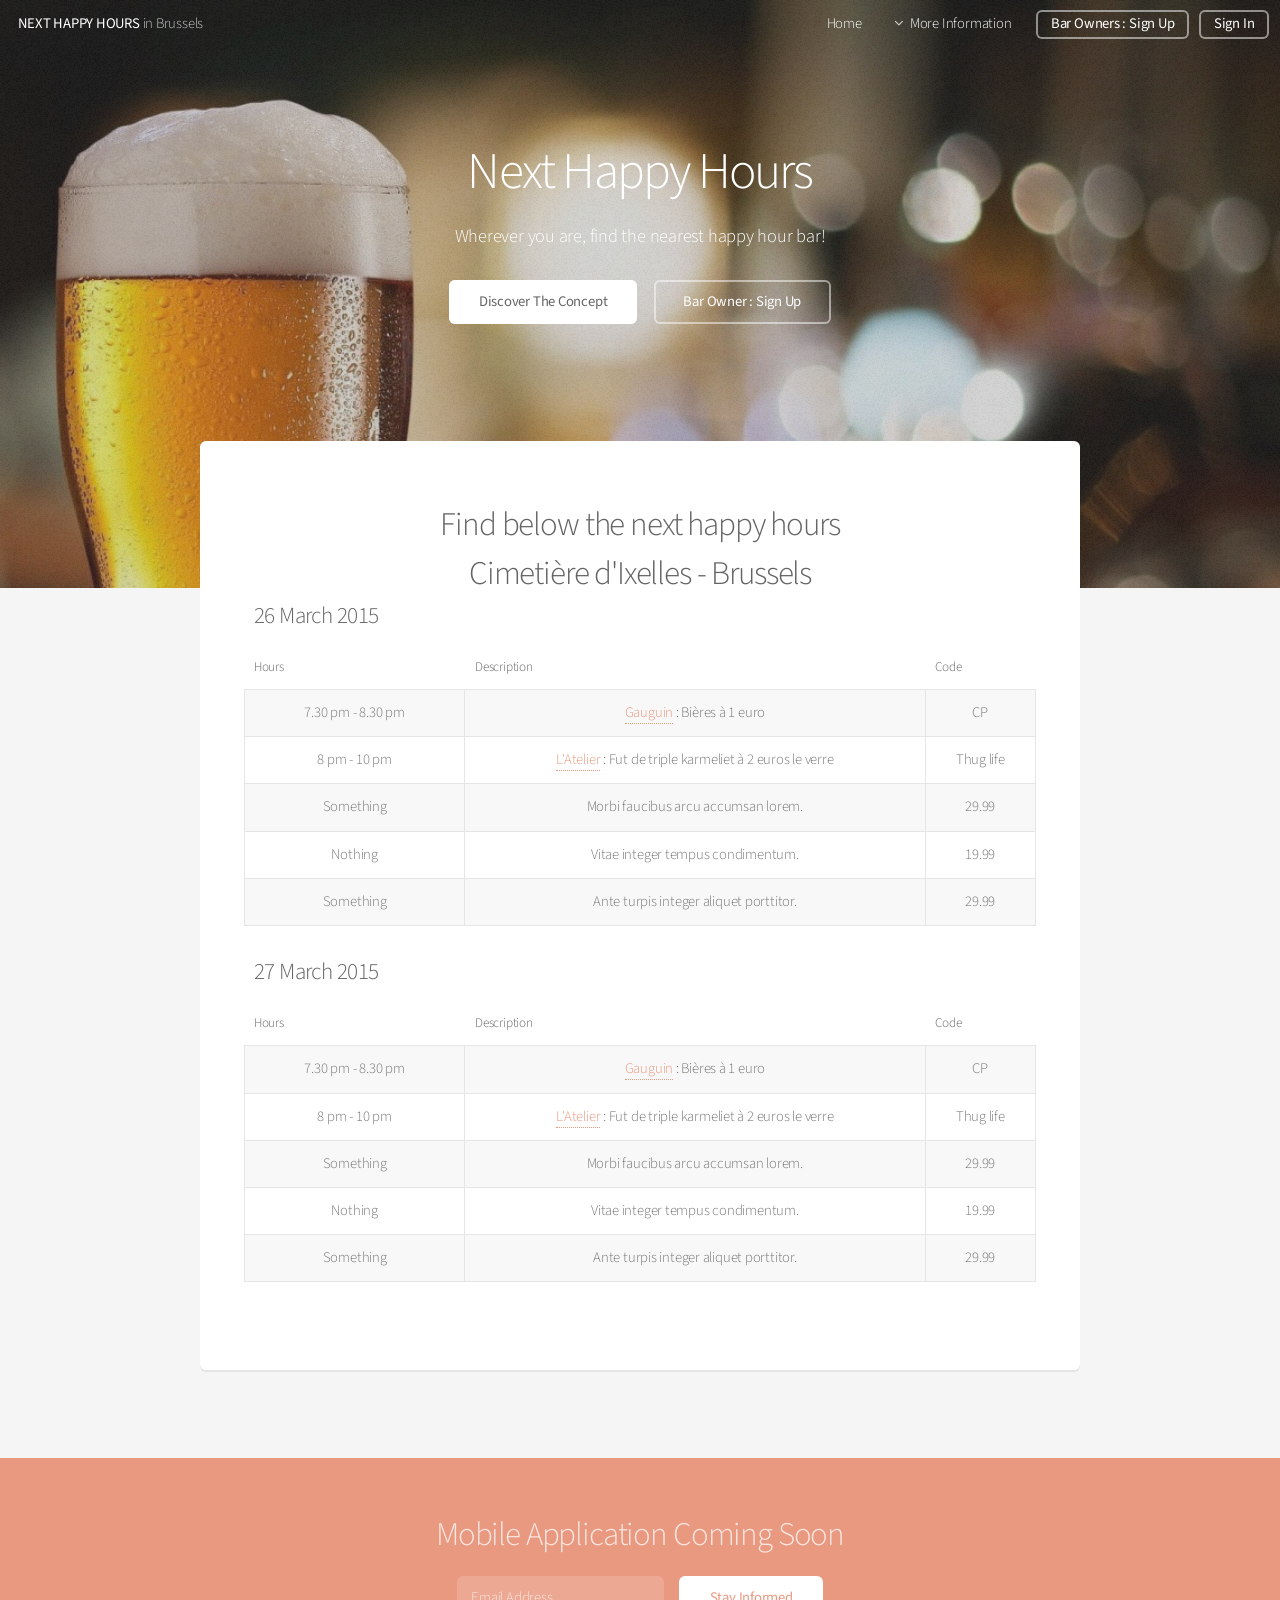
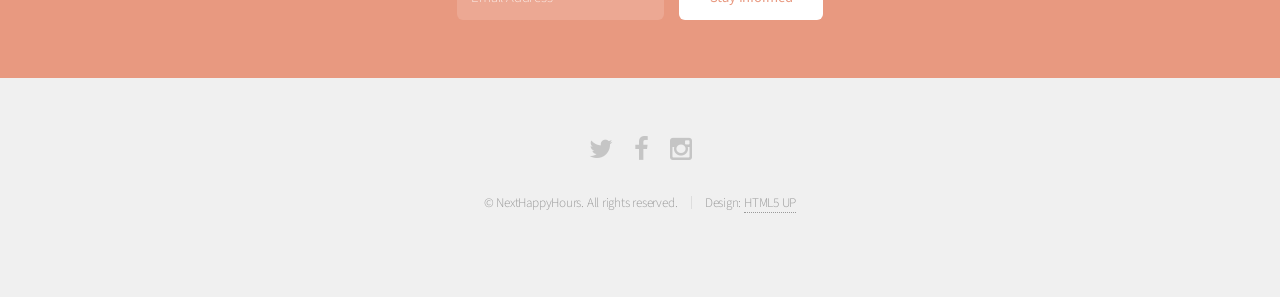
<file: index.html>
<!DOCTYPE HTML>
<!--
	Alpha by HTML5 UP
	html5up.net | @n33co
	Free for personal and commercial use under the CCA 3.0 license (html5up.net/license)
-->
<html>
	<head>
		<title>Next Happy Hours</title>
		<meta http-equiv="content-type" content="text/html; charset=utf-8" />
		<meta name="description" content="" />
		<meta name="keywords" content="" />
		<!--[if lte IE 8]><script src="css/ie/html5shiv.js"></script><![endif]-->
		<script src="js/jquery.min.js"></script>
		<script src="js/jquery.dropotron.min.js"></script>
		<script src="js/jquery.scrollgress.min.js"></script>
		<script src="js/skel.min.js"></script>
		<script src="js/skel-layers.min.js"></script>
		<script src="js/init.js"></script>
		<noscript>
			<link rel="stylesheet" href="css/skel.css" />
			<link rel="stylesheet" href="css/style.css" />
			<link rel="stylesheet" href="css/style-wide.css" />
		</noscript>
		<!--[if lte IE 8]><link rel="stylesheet" href="css/ie/v8.css" /><![endif]-->
	</head>
	<body class="landing">

		<!-- Header -->
			<header id="header" class="alt">
				<h1><a href="index.html">NEXT HAPPY HOURS</a> in Brussels </h1>
				<nav id="nav">
					<ul>
						<li><a href="index.html">Home</a></li>
						<li>
							<a href="" class="icon fa-angle-down">More Information</a>
							<ul>
								<li><a href="nexthh.html">The Concept</a></li>
								<li><a href="about.html">About Us</a></li>
								<li><a href="contact.html">Contact</a></li>
								<!--<li><a href="elements.html">coucou</a></li>-->
							</ul>
						</li>
						<li><a href="SignupPage.html" class="button">Bar Owners : Sign Up</a></li>
						<li><a href="login.html" class="button">Sign In</a></li>

					</ul>
				</nav>
			</header>

		<!-- Banner -->
			<section id="banner">
				<h2>Next Happy Hours</h2>
				<p>Wherever you are, find the nearest happy hour bar!</p>
				<ul class="actions">
					<li><a href="nexthh.html" class="button special"> Discover The Concept</a></li>
					<li><a href="SignupPage.html" class="button">Bar Owner : Sign Up</a></li>
				</ul>
			</section>

		<!-- Main -->
			<section id="main" class="container">

				<section class="box special">
					<header class="major">
						<h2>Find below the next happy hours 
						<br />
						Cimetière d'Ixelles - Brussels</h2>

						
								<div class="table-wrapper">
									<table class="alt">
										<thead>
											<tr>
												<th><h3>26 March 2015</h3></th>
												<td colspan="2"></td> <!-- Dis qu'il y a des colonnes vides -->
											</tr>
										</thead>
										<thead>
											<tr>
												<th>Hours</th>
												<th>Description</th>
												<th>Code</th>
											</tr>
										</thead>
										<tbody>
											<tr>
												<td>7.30 pm - 8.30 pm</td>
												<td><a href="Gauguin.html">Gauguin</a> : Bières à 1 euro</td>
												<td>CP</td>
											</tr>
											<tr>
												<td>8 pm - 10 pm</td>
												<td><a href="Atelier.html">L'Atelier</a> : Fut de triple karmeliet à 2 euros le verre</td>
												<td>Thug life</td>
											</tr>
											<tr>
												<td>Something</td>
												<td> Morbi faucibus arcu accumsan lorem.</td>
												<td>29.99</td>
											</tr>
											<tr>
												<td>Nothing</td>
												<td>Vitae integer tempus condimentum.</td>
												<td>19.99</td>
											</tr>
											<tr>
												<td>Something</td>
												<td>Ante turpis integer aliquet porttitor.</td>
												<td>29.99</td>
											</tr>
										</tbody>
										<!-- <tfoot>
											<tr>
												<td colspan="2"></td>
												<td>100.00</td>
											</tr>
										</tfoot> -->
									</table>
								</div>

								<div class="table-wrapper">
									<table class="alt">
										<thead>
											<tr>
												<th><h3>27 March 2015</h3></th>
												<td colspan="2"></td> <!-- Dis qu'il y a des colonnes vides -->
											</tr>
										</thead>
										<thead>
											<tr>
												<th>Hours</th>
												<th>Description</th>
												<th>Code</th>
											</tr>
										</thead>
										<tbody>
											<tr>
												<td>7.30 pm - 8.30 pm</td>
												<td><a href="Gauguin.html">Gauguin</a> : Bières à 1 euro</td>
												<td>CP</td>
											</tr>
											<tr>
												<td>8 pm - 10 pm</td>
												<td><a href="Atelier.html">L'Atelier</a> : Fut de triple karmeliet à 2 euros le verre</td>
												<td>Thug life</td>
											</tr>
											<tr>
												<td>Something</td>
												<td> Morbi faucibus arcu accumsan lorem.</td>
												<td>29.99</td>
											</tr>
											<tr>
												<td>Nothing</td>
												<td>Vitae integer tempus condimentum.</td>
												<td>19.99</td>
											</tr>
											<tr>
												<td>Something</td>
												<td>Ante turpis integer aliquet porttitor.</td>
												<td>29.99</td>
											</tr>
										</tbody>
										<!-- <tfoot>
											<tr>
												<td colspan="2"></td>
												<td>100.00</td>
											</tr>
										</tfoot> -->
									</table>
								</div>





<!-- 						<p>Blandit varius ut praesent nascetur eu penatibus nisi risus faucibus nunc ornare<br />
						adipiscing nunc adipiscing. Condimentum turpis massa.</p> -->
					</header>
					<!-- <span class="image featured"><img src="images/pic01.jpg" alt="" /></span> -->
				</section>

				<!-- <section class="box special features">
					<div class="features-row">
						<section>
							<span class="icon major fa-map-marker accent2"></span>
							<h3>Magna etiam</h3>
							<p>Integer volutpat ante et accumsan commophasellus sed aliquam feugiat lorem aliquet ut enim rutrum phasellus iaculis accumsan dolore magna aliquam veroeros.</p>
						</section>
						<section>
							<span class="icon major fa-users accent3"></span>
							<h3>Ipsum dolor</h3>
							<p>Integer volutpat ante et accumsan commophasellus sed aliquam feugiat lorem aliquet ut enim rutrum phasellus iaculis accumsan dolore magna aliquam veroeros.</p>
						</section>
					</div>
					<div class="features-row">
						<section>
							<span class="icon major fa-beer accent4"></span>
							<h3>Sed feugiat</h3>
							<p>Integer volutpat ante et accumsan commophasellus sed aliquam feugiat lorem aliquet ut enim rutrum phasellus iaculis accumsan dolore magna aliquam veroeros.</p>
						</section>
						<section>
							<span class="icon major fa-smile-o accent5"></span>
							<h3>Enim phasellus</h3>
							<p>Integer volutpat ante et accumsan commophasellus sed aliquam feugiat lorem aliquet ut enim rutrum phasellus iaculis accumsan dolore magna aliquam veroeros.</p>
						</section>
					</div>
				</section>

				<div class="row">
					<div class="6u 12u(narrower)">

						<section class="box special">
							<span class="image featured"><img src="images/pic02.jpg" alt="" /></span>
							<h3>Sed lorem adipiscing</h3>
							<p>Integer volutpat ante et accumsan commophasellus sed aliquam feugiat lorem aliquet ut enim rutrum phasellus iaculis accumsan dolore magna aliquam veroeros.</p>
							<ul class="actions">
								<li><a href="#" class="button alt">Learn More</a></li>
							</ul>
						</section>

					</div>
					<div class="6u 12u(narrower)">

						<section class="box special">
							<span class="image featured"><img src="images/pic03.jpg" alt="" /></span>
							<h3>Accumsan integer</h3>
							<p>Integer volutpat ante et accumsan commophasellus sed aliquam feugiat lorem aliquet ut enim rutrum phasellus iaculis accumsan dolore magna aliquam veroeros.</p>
							<ul class="actions">
								<li><a href="#" class="button alt">Learn More</a></li>
							</ul>
						</section> 

					</div>-->
				</div>

			</section>

		<!-- CTA -->
			<section id="cta">

				<h2>Mobile Application Coming Soon </h2> 
				<!-- <p>Blandit varius ut praesent nascetur eu penatibus nisi risus faucibus nunc.</p> -->

				<form>
					<div class="row uniform 50%">
						<div class="7u 12u(mobilep)">
							<input type="email" name="email" id="email" placeholder="Email Address" />
						</div>
						<div class="5u 12u(mobilep)">
							<input type="submit" value="Stay Informed" class="fit" />
						</div>
					</div>
				</form>

			</section>

		<!-- Footer -->
			<footer id="footer">
				<ul class="icons">
					<li><a href="#" class="icon fa-twitter"><span class="label">Twitter</span></a></li>
					<li><a href="#" class="icon fa-facebook"><span class="label">Facebook</span></a></li>
					<li><a href="#" class="icon fa-instagram"><span class="label">Instagram</span></a></li>
					
				</ul>
				<ul class="copyright">
					<li>&copy; NextHappyHours. All rights reserved.</li><li>Design: <a href="http://html5up.net">HTML5 UP</a></li>
				</ul>
			</footer>

	</body>
</html>







						<!-- <li id="loginContainer"><a class="login" id="loginButton" href="#"><span><i>Login</i></span></i></a>
							 <div class="clear"> </div>
				                <div id="loginBox">                
				                    <form id="loginForm">
				                        <fieldset id="body">
				                            <fieldset>
				                                <label for="email">Email Address</label>
				                                <input type="text" name="email" id="email" />
				                            </fieldset>
				                            <fieldset>
				                                <label for="password">Password</label>
				                                <input type="password" name="password" id="password" />
				                            </fieldset>
				                            <label class="remeber" for="checkbox"><input type="checkbox" id="checkbox" />Remember me</label>
				                            <input type="submit" id="login" value="login" />
				                        </fieldset>
				                        <span><a href="#">Forgot your password?</a></span>
				                    </form>
				                </div>
				            
						</li> -->
</file>
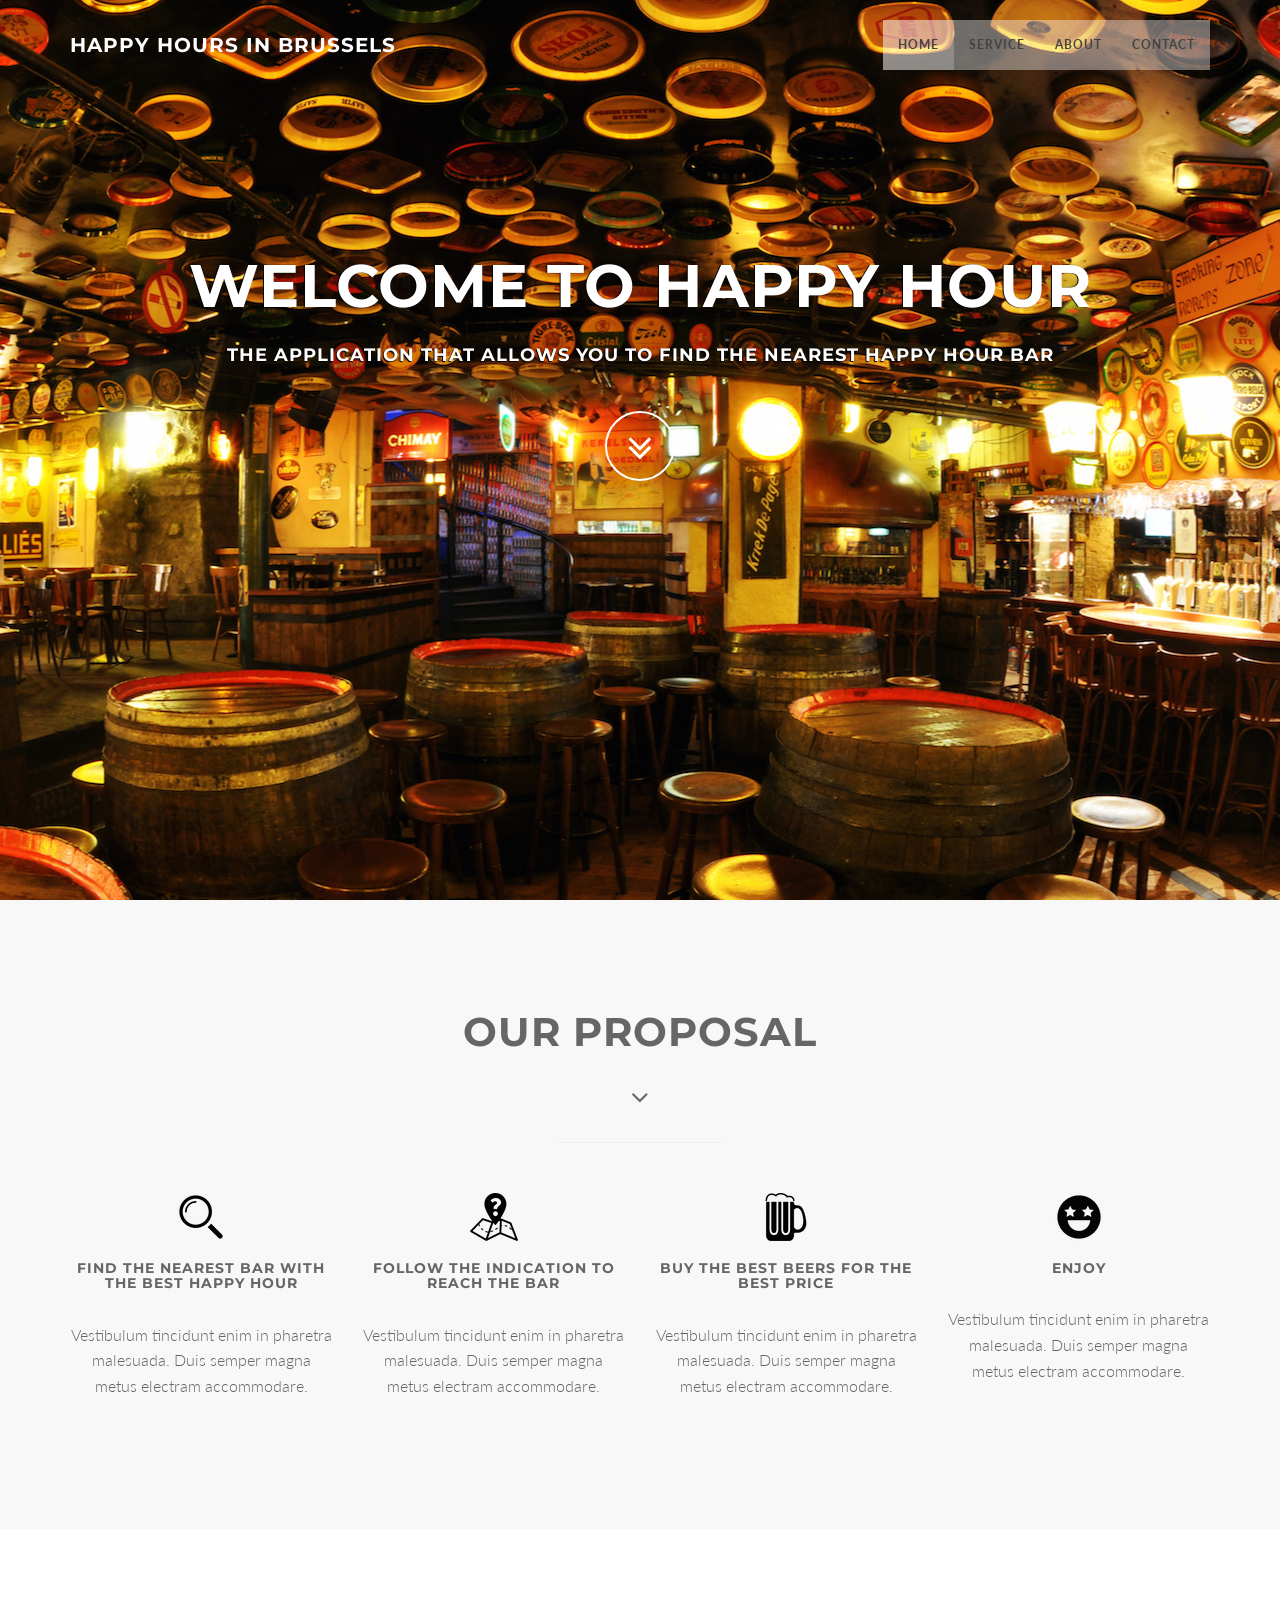
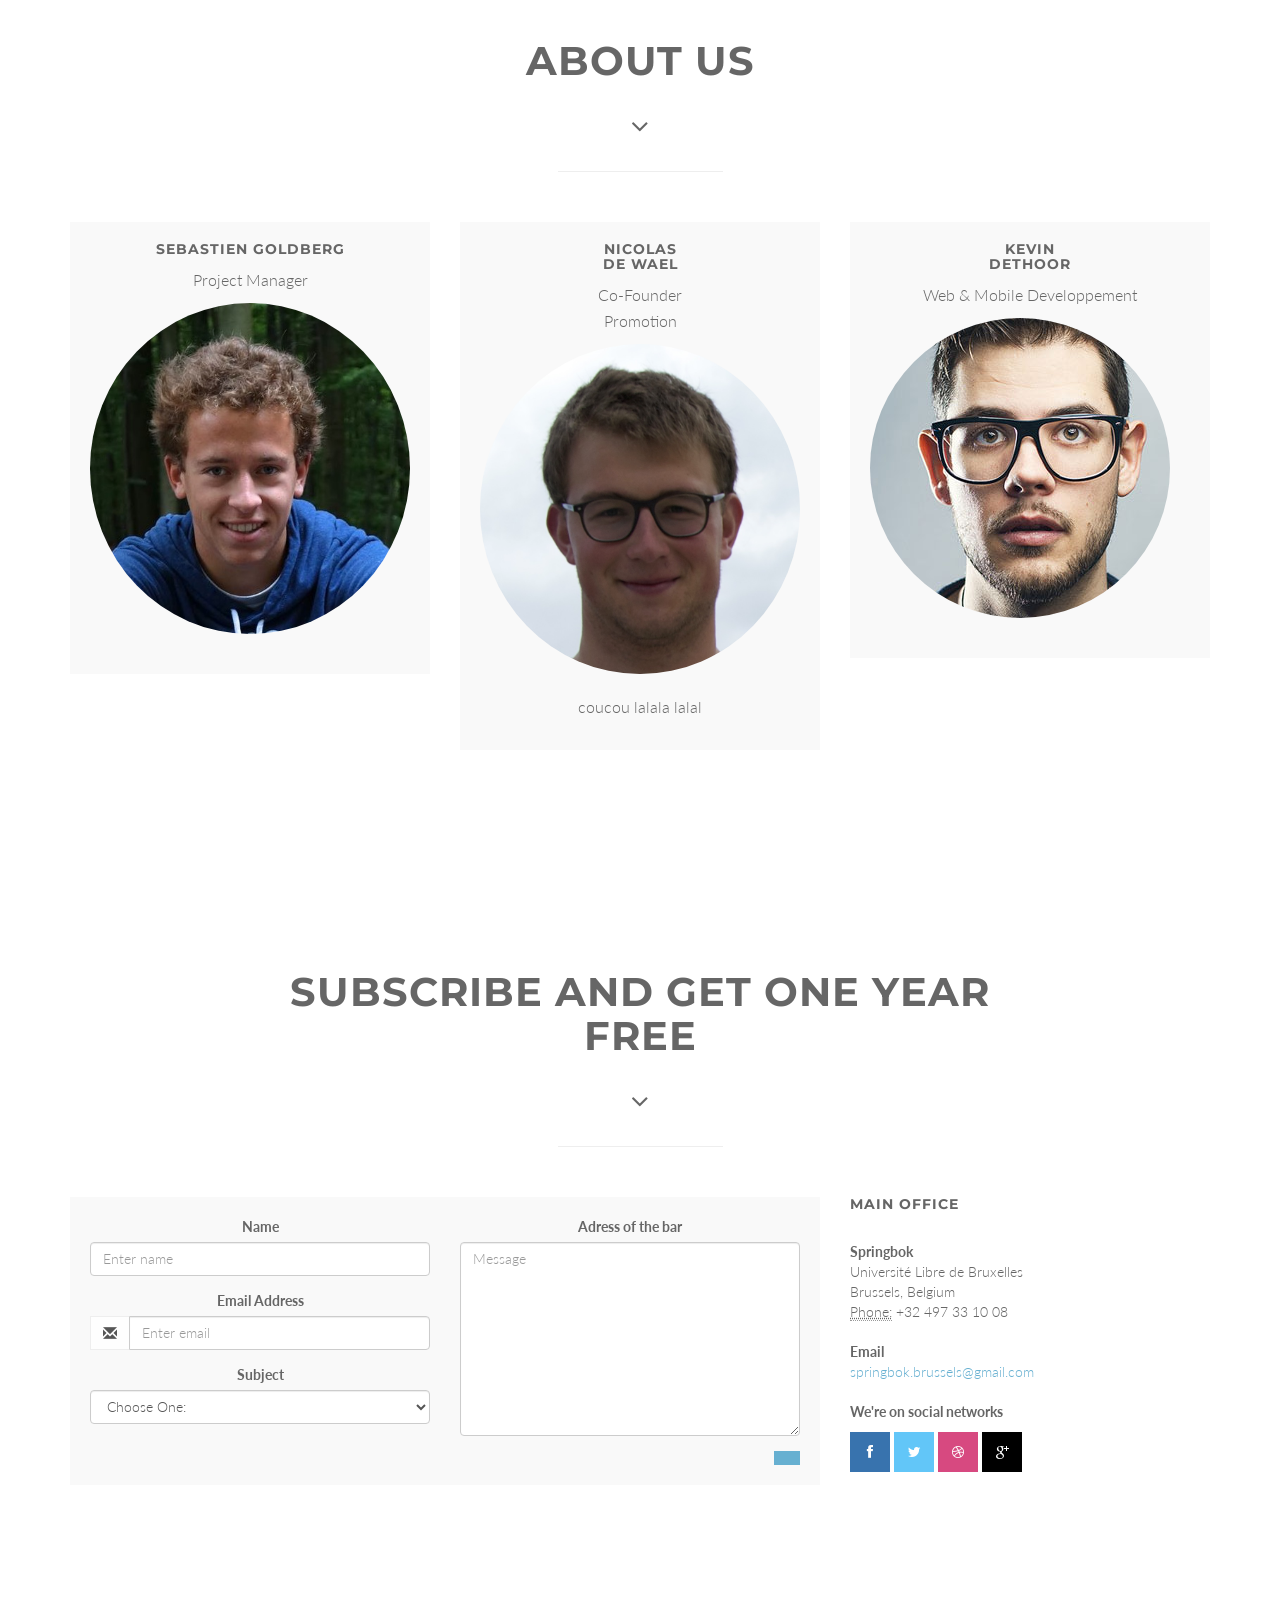
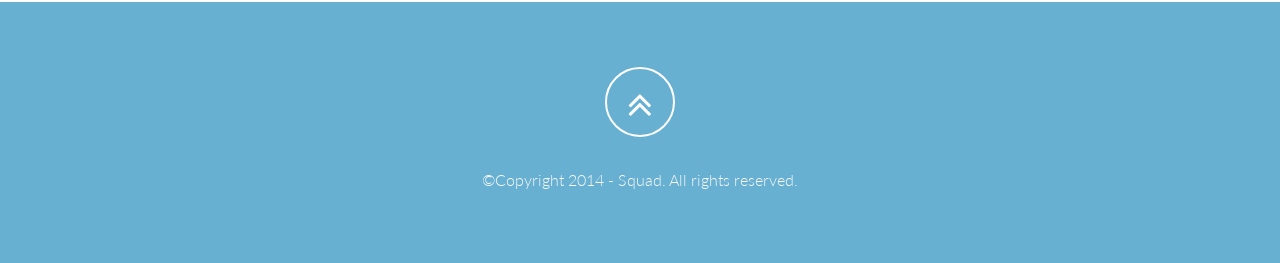
<file: squadfree-2/index.html>
<!DOCTYPE html>
<html lang="en">

<head>
    <meta charset="utf-8">
    <meta name="viewport" content="width=device-width, initial-scale=1.0">
    <meta name="description" content="">
    <meta name="author" content="">

    <title>Happy Hour in Brussels</title>

    <!-- Bootstrap Core CSS -->
    <link href="css/bootstrap.min.css" rel="stylesheet" type="text/css">

    <!-- Fonts -->
    <link href="font-awesome/css/font-awesome.min.css" rel="stylesheet" type="text/css">
	<link href="css/animate.css" rel="stylesheet" />
    <!-- Squad theme CSS -->
    <link href="css/style.css" rel="stylesheet">
	<link href="color/default.css" rel="stylesheet">

</head>

<body id="page-top" data-spy="scroll" data-target=".navbar-custom">
	<!-- Preloader -->
	<div id="preloader">
	  <div id="load"></div>
	</div>

    <nav class="navbar navbar-custom navbar-fixed-top" role="navigation">
        <div class="container">
            <div class="navbar-header page-scroll">
                <button type="button" class="navbar-toggle" data-toggle="collapse" data-target=".navbar-main-collapse">
                    <i class="fa fa-bars"></i>
                </button>
                <a class="navbar-brand" href="index.html">
                    <h1>Happy Hours in Brussels</h1>
                </a>
            </div>

            <!-- Collect the nav links, forms, and other content for toggling -->
            <div class="collapse navbar-collapse navbar-right navbar-main-collapse">
      <ul class="nav navbar-nav">
        <li class="active"><a href="#intro">Home</a></li>
		<li><a href="#service">Service</a></li>
		<li><a href="#about">About</a></li>
		<li><a href="#contact">Contact</a></li>
        
      </ul>
            </div>
            <!-- /.navbar-collapse -->
        </div>
        <!-- /.container -->
    </nav>

	<!-- Section: intro -->
    <section id="intro" class="intro">
	
		<div class="slogan">
			<h2>WELCOME TO <span class="text_color">Happy Hour</span> </h2>
			<h4>The application that allows you to find the nearest happy hour bar</h4>
		</div>
		<div class="page-scroll">
			<a href="#service" class="btn btn-circle">
				<i class="fa fa-angle-double-down animated"></i>
			</a>
		</div>
    </section>
	<!-- /Section: intro -->


	

	<!-- Section: services -->
    <section id="service" class="home-section text-center bg-gray">
		
		<div class="heading-about">
			<div class="container">
			<div class="row">
				<div class="col-lg-8 col-lg-offset-2">
					<div class="wow bounceInDown" data-wow-delay="0.4s">
					<div class="section-heading">
					<h2>Our Proposal</h2>
					<i class="fa fa-2x fa-angle-down"></i>

					</div>
					</div>
				</div>
			</div>
			</div>
		</div>
		<div class="container">
		<div class="row">
			<div class="col-lg-2 col-lg-offset-5">
				<hr class="marginbot-50">
			</div>
		</div>
        <div class="row">
            <div class="col-sm-3 col-md-3">
				<div class="wow fadeInLeft" data-wow-delay="0.2s">
                <div class="service-box">
					<div class="service-icon">
						<img src="img/icons/service-icon-1.png" alt="" />
					</div>
					<div class="service-desc">
						<h5>Find the nearest bar with the best happy hour</h5>
						<p>Vestibulum tincidunt enim in pharetra malesuada. Duis semper magna metus electram accommodare.</p>
					</div>
                </div>
				</div>
            </div>
			<div class="col-sm-3 col-md-3">
				<div class="wow fadeInUp" data-wow-delay="0.2s">
                <div class="service-box">
					<div class="service-icon">
						<img src="img/icons/service-icon-2.png" alt="" />
					</div>
					<div class="service-desc">
						<h5>Follow the indication to reach the bar</h5>
						<p>Vestibulum tincidunt enim in pharetra malesuada. Duis semper magna metus electram accommodare.</p>
					</div>
                </div>
				</div>
            </div>
			<div class="col-sm-4 col-md-3">
				<div class="wow fadeInUp" data-wow-delay="0.2s">
                <div class="service-box">
					<div class="service-icon">
						<img src="img/icons/service-icon-3.png" alt="" />
					</div>
					<div class="service-desc">
						<h5>Buy the best beers for the best price</h5>
						<p>Vestibulum tincidunt enim in pharetra malesuada. Duis semper magna metus electram accommodare.</p>
					</div>
                </div>
				</div>
            </div>
			<div class="col-sm-3 col-md-3">
				<div class="wow fadeInRight" data-wow-delay="0.2s">
                <div class="service-box">
					<div class="service-icon">
						<img src="img/icons/service-icon-4.png" alt="" />
					</div>
					<div class="service-desc">
						<h5>Enjoy</h5>
						<p>Vestibulum tincidunt enim in pharetra malesuada. Duis semper magna metus electram accommodare.</p>
					</div>
                </div>
				</div>
            </div>
        </div>		
		</div>
	</section>
	<!-- /Section: services -->
	
	<!-- Section: about -->
    <section id="about" class="home-section text-center">
		<div class="heading-about">
			<div class="container">
			<div class="row">
				<div class="col-lg-8 col-lg-offset-2">
					<div class="wow bounceInDown" data-wow-delay="0.4s">
					<div class="section-heading">
					<h2>About us</h2>
					<i class="fa fa-2x fa-angle-down"></i>

					</div>
					</div>
				</div>
			</div>
			</div>
		</div>
		<div class="container">

		<div class="row">
			<div class="col-lg-2 col-lg-offset-5">
				<hr class="marginbot-50">
			</div>
		</div>
        <div class="row">
            <div class="col-xs-6 col-sm-4 col-md-4">
				<div class="wow bounceInUp" data-wow-delay="0.2s">
                <div class="team boxed-grey">
                    <div class="inner">
						<h5>Sebastien Goldberg</h5>
                        <p class="subtitle">Project Manager</p>
                        <div class="avatar"><img src="img/team/1.jpg" alt="" class="img-responsive img-circle" /></div>
                    </div>
                </div>
				</div>
            </div>
			<div class="col-xs-6 col-sm-4 col-md-4">
				<div class="wow bounceInUp" data-wow-delay="0.5s">
                <div class="team boxed-grey">
                    <div class="inner">
						<h5>Nicolas <br>
							De Wael</h5>
                        <p class="subtitle">Co-Founder <br> Promotion</p>
                        <div class="avatar"><img src="img/team/2.jpg" alt="" class="img-responsive img-circle" /></div>
						<p class="subtitle">coucou lalala lalal</p>
                    </div>
                </div>
				</div>
            </div>
			<div class="col-xs-6 col-sm-4 col-md-4">
				<div class="wow bounceInUp" data-wow-delay="1s">
                <div class="team boxed-grey">
                    <div class="inner">
						<h5>Kevin <br>
						Dethoor</h5>
                        <p class="subtitle">Web & Mobile Developpement</p>
                        <div class="avatar"><img src="img/team/4.jpg" alt="" class="img-responsive img-circle" /></div>

                    </div>
                </div>
				</div>
            </div>
        </div>		
		</div>
	</section>
	<!-- /Section: about -->
	

	<!-- Section: contact -->
    <section id="contact" class="home-section text-center">
		<div class="heading-contact">
			<div class="container">
			<div class="row">
				<div class="col-lg-8 col-lg-offset-2">
					<div class="wow bounceInDown" data-wow-delay="0.4s">
					<div class="section-heading">
					<h2>Subscribe and get one year free</h2>
					<i class="fa fa-2x fa-angle-down"></i>

					</div>
					</div>
				</div>
			</div>
			</div>
		</div>
		<div class="container">

		<div class="row">
			<div class="col-lg-2 col-lg-offset-5">
				<hr class="marginbot-50">
			</div>
		</div>
    <div class="row">
        <div class="col-lg-8">
            <div class="boxed-grey">
                <div class="row">
                    <div class="col-md-6">
                        <div class="form-group">
                            <label for="name">
                                Name </label>
                            <form method="POST" action="send.php">
                            <input type="text" name="nom" class="form-control" id="name" placeholder="Enter name" />
                        </div>
                        <div class="form-group">
                            <label for="email">
                                Email Address</label>
                            <div class="input-group">
                                <span class="input-group-addon"><span class="glyphicon glyphicon-envelope"></span>
                                </span>
                                <input type="email" name="mail" class="form-control" id="email" placeholder="Enter email" /></div>
                        </div>
                        <div class="form-group">
                            <label for="subject">
                                Subject</label>
                            <select id="subject" name="subject" class="form-control">
                                <option value="na" selected="">Choose One:</option>
                                <option value="service">General Customer Service</option>
                                <option value="suggestions">Suggestions</option>
                                <option value="product">Product Support</option>
                            </select>
                        </div>
                    </div>
                    <div class="col-md-6">
                        <div class="form-group">
                            <label for="name">
                                Adress of the bar</label>
                            <textarea name="message" id="message" class="form-control" rows="9" cols="25" required="required"
                                placeholder="Message"></textarea>
                        </div>
                    </div>
                    <div class="col-md-12"> 
                        <button type="submit" value ="Send Message" class="btn btn-skin pull-right" id="btnContactUs"/>
        </form>
                    </div>
                </div>

            </div>

        </div>

		<div class="col-lg-4">
			<div class="widget-contact">
				<h5>Main Office</h5>
				
				<address>
				  <strong>Springbok</strong><br>
				  Université Libre de Bruxelles<br>
				  Brussels, Belgium<br>
				  <abbr title="Phone">Phone:</abbr> +32 497 33 10 08
				</address>

				<address>
				  <strong>Email</strong><br>
				  <a href="mailto:springbok.brussels@gmail.com">springbok.brussels@gmail.com</a>
				</address>	
				<address>
				  <strong>We're on social networks</strong><br>
                       	<ul class="company-social">
                            <li class="social-facebook"><a href="#" target="_blank"><i class="fa fa-facebook"></i></a></li>
                            <li class="social-twitter"><a href="#" target="_blank"><i class="fa fa-twitter"></i></a></li>
                            <li class="social-dribble"><a href="#" target="_blank"><i class="fa fa-dribbble"></i></a></li>
                            <li class="social-google"><a href="#" target="_blank"><i class="fa fa-google-plus"></i></a></li>
                        </ul>	
				</address>					
			
			</div>	
		</div>
    </div>	

		</div>
	</section>
	<!-- /Section: contact -->

	<footer>
		<div class="container">
			<div class="row">
				<div class="col-md-12 col-lg-12">
					<div class="wow shake" data-wow-delay="0.4s">
					<div class="page-scroll marginbot-30">
						<a href="#intro" id="totop" class="btn btn-circle">
							<i class="fa fa-angle-double-up animated"></i>
						</a>
					</div>
					</div>
					<p>&copy;Copyright 2014 - Squad. All rights reserved.</p>
				</div>
			</div>	
		</div>
	</footer>

    <!-- Core JavaScript Files -->
    <script src="js/jquery.min.js"></script>
    <script src="js/bootstrap.min.js"></script>
    <script src="js/jquery.easing.min.js"></script>	
	<script src="js/jquery.scrollTo.js"></script>
	<script src="js/wow.min.js"></script>
    <!-- Custom Theme JavaScript -->
    <script src="js/custom.js"></script>

</body>

</html>
</file>
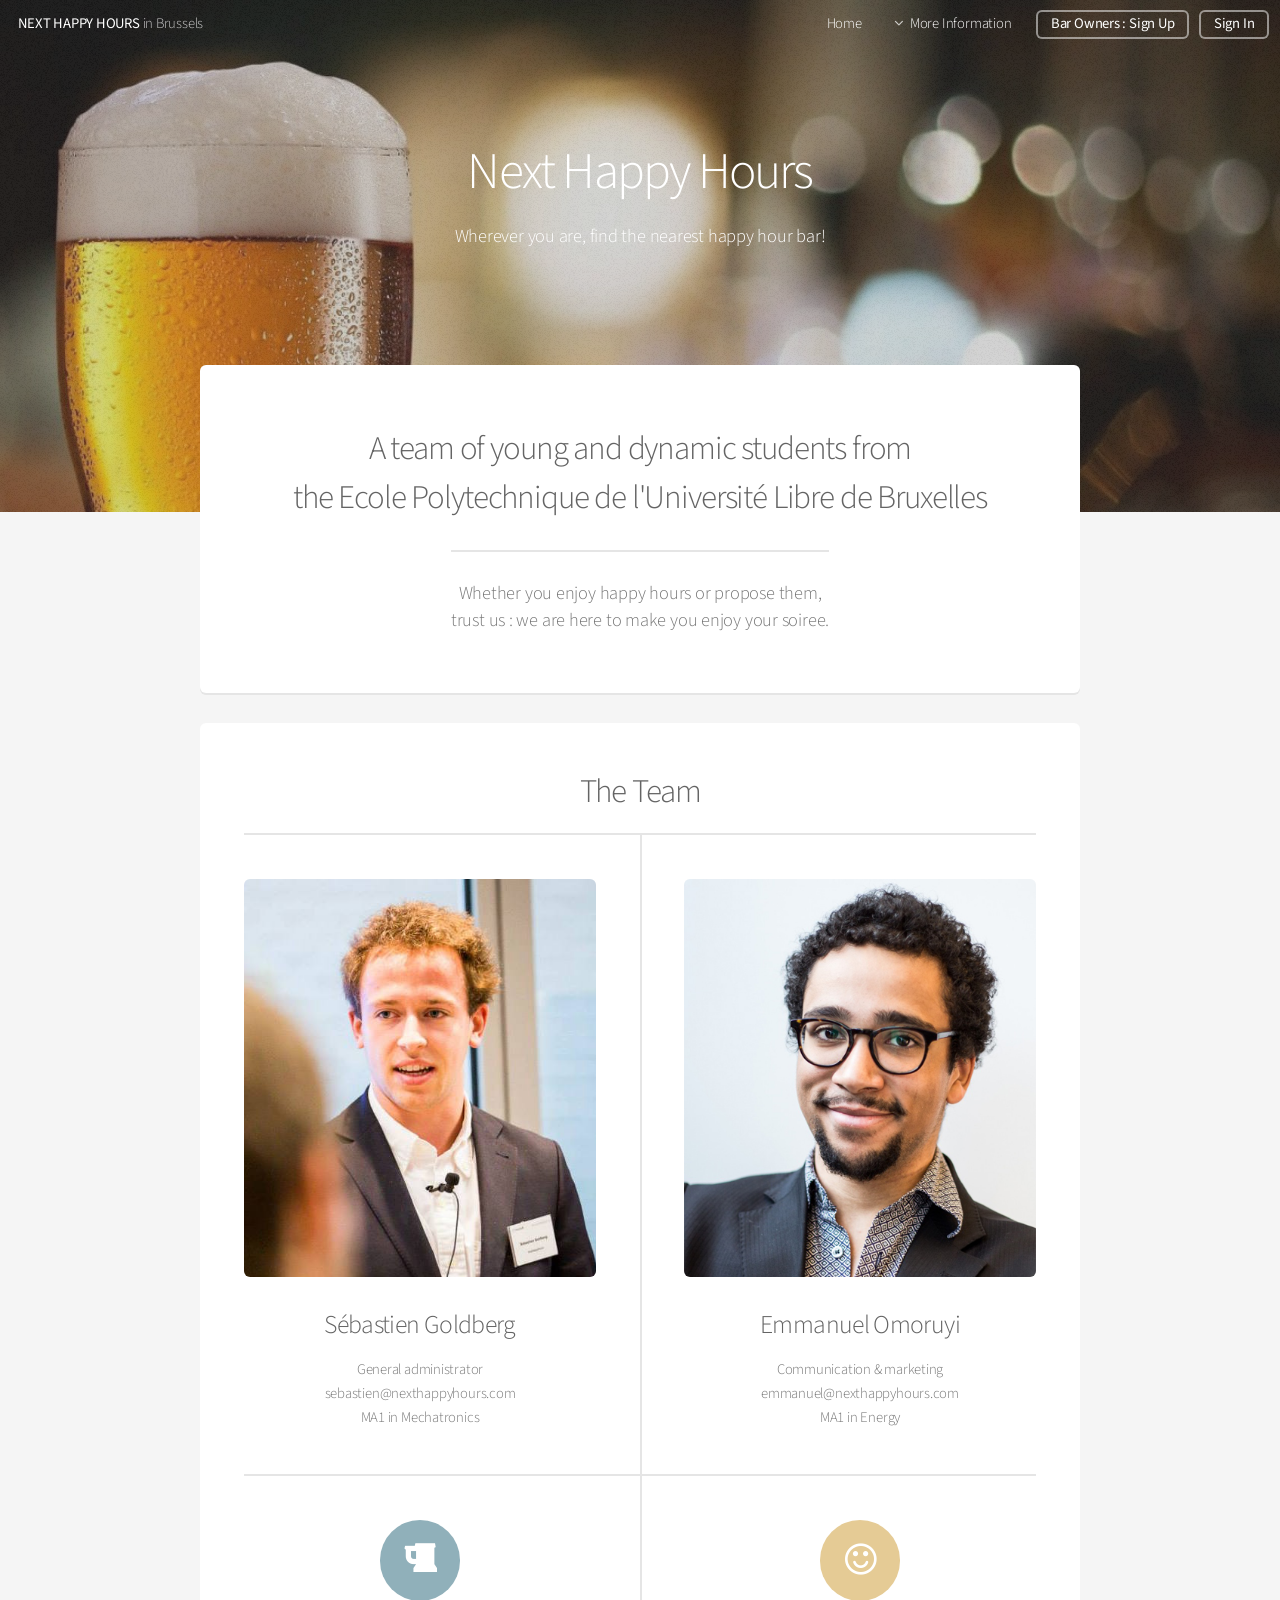
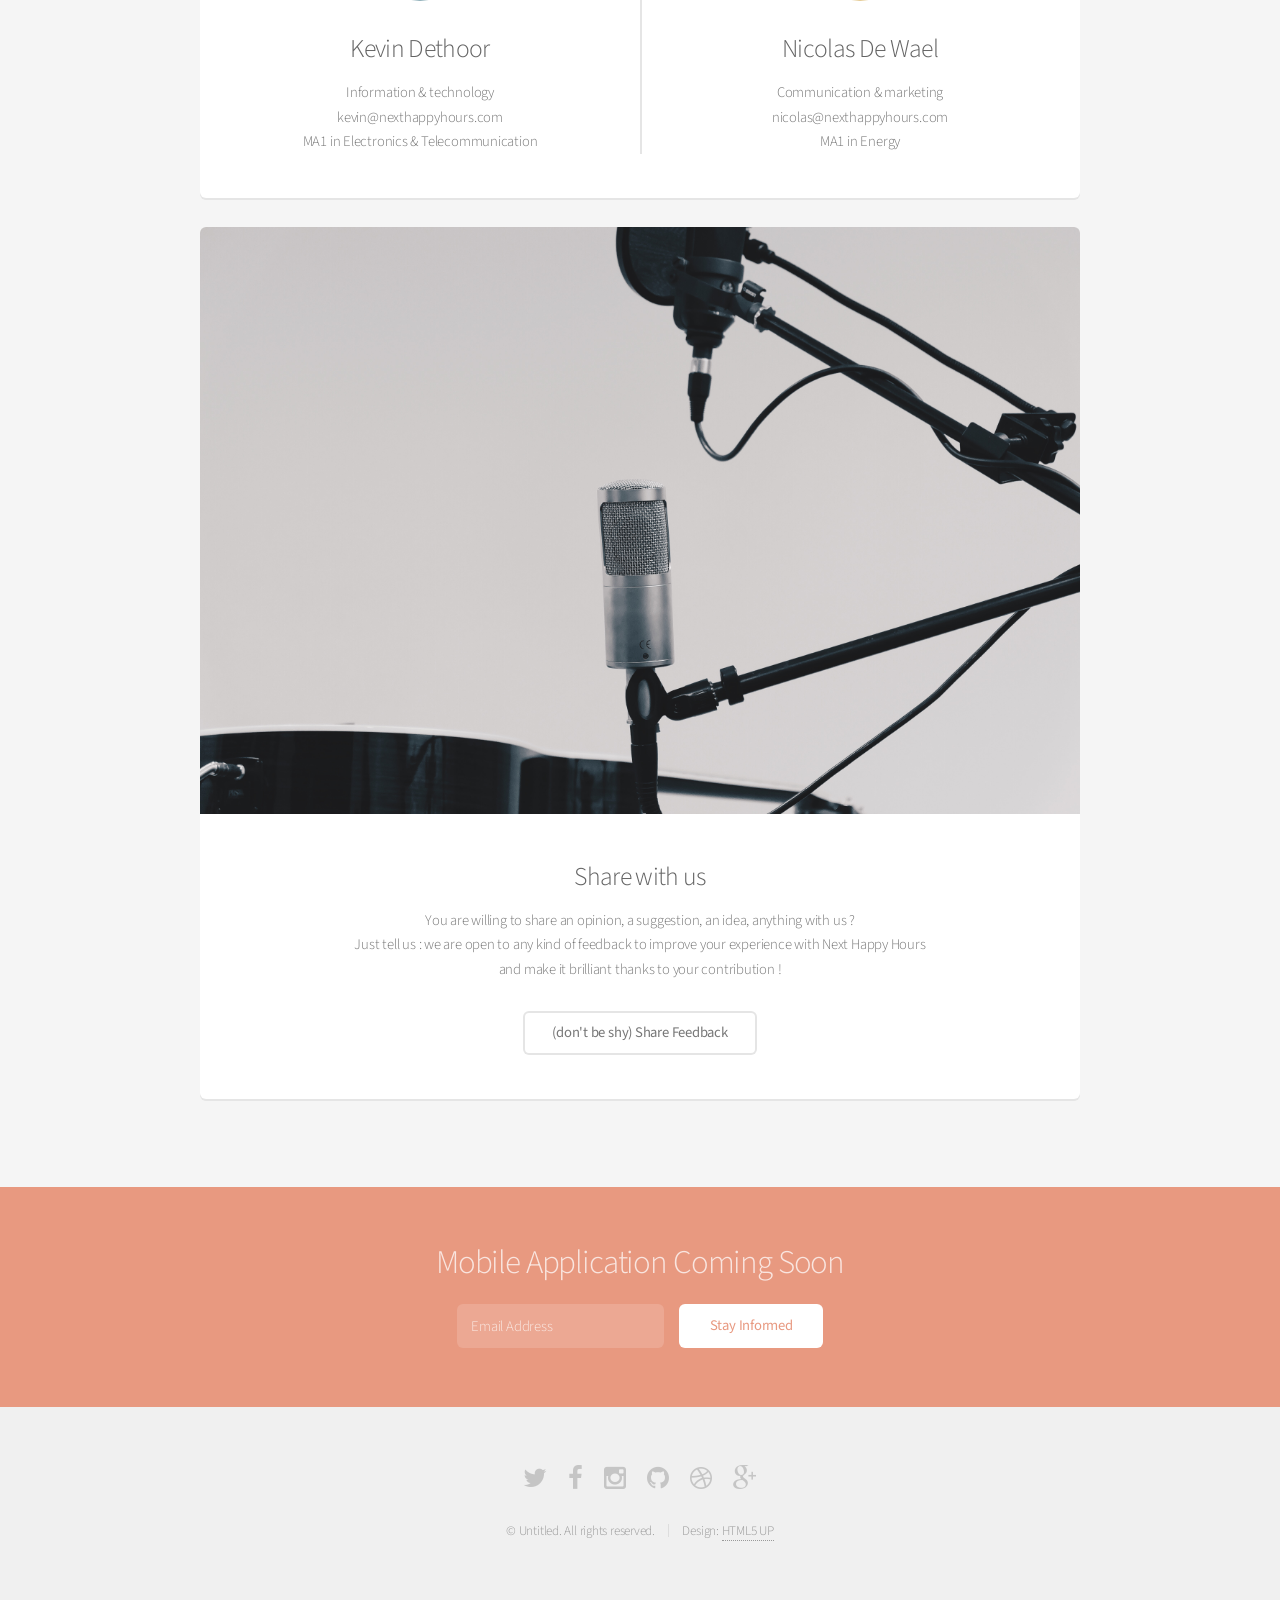
<file: about.html>
<!DOCTYPE HTML>
<!--
	Alpha by HTML5 UP
	html5up.net | @n33co
	Free for personal and commercial use under the CCA 3.0 license (html5up.net/license)
-->
<html>
	<head>
		<title>About - Next Happy Hours</title>
		<meta http-equiv="content-type" content="text/html; charset=utf-8" />
		<meta name="description" content="" />
		<meta name="keywords" content="" />
		<!--[if lte IE 8]><script src="css/ie/html5shiv.js"></script><![endif]-->
		<script src="js/jquery.min.js"></script>
		<script src="js/jquery.dropotron.min.js"></script>
		<script src="js/jquery.scrollgress.min.js"></script>
		<script src="js/skel.min.js"></script>
		<script src="js/skel-layers.min.js"></script>
		<script src="js/init.js"></script>
		<noscript>
			<link rel="stylesheet" href="css/skel.css" />
			<link rel="stylesheet" href="css/style.css" />
			<link rel="stylesheet" href="css/style-wide.css" />
		</noscript>
		<!--[if lte IE 8]><link rel="stylesheet" href="css/ie/v8.css" /><![endif]-->
	</head>
	<body class="landing">

		<!-- Header -->
			<header id="header" class="alt">
				<h1><a href="index.html">NEXT HAPPY HOURS</a> in Brussels </h1>
				<nav id="nav">
					<ul>
						<li><a href="index.html">Home</a></li>
						<li>
							<a href="" class="icon fa-angle-down">More Information</a>
							<ul>
								<li><a href="nexthh.html">The Concept</a></li>
								<li><a href="about.html">About Us</a></li>
								<li><a href="contact.html">Contact</a></li>
								<!--<li><a href="elements.html">coucou</a></li>-->
							</ul>
						</li>
						<li><a href="SignupPage.html" class="button">Bar Owners : Sign Up</a></li>
						<li><a href="login.html" class="button">Sign In</a></li>

					</ul>
				</nav>
			</header>

		<!-- Banner -->
			<section id="banner">
				<h2>Next Happy Hours</h2>
				<p>Wherever you are, find the nearest happy hour bar!</p>

			</section>

		<!-- Main -->
			<section id="main" class="container">

				<section class="box special">
					<header class="major">
						<h2>A team of young and dynamic students from 
						<br />
						the Ecole Polytechnique de l'Université Libre de Bruxelles</h2>
						<p>Whether you enjoy happy hours or propose them,<br />
						trust us : we are here to make you enjoy your soiree. </p>
					</header>
					<!-- <span class="image featured"><img src="images/pic01.jpg" alt="" /></span> -->
				</section>

				<section class="box special features">
				<h2>The Team</h2>
					<div class="features-row">

						<section>
							<span class="image fit"><img src="images/SebPP.jpg" alt="" /></span>
							<h3>Sébastien Goldberg</h3>
							<p> General administrator
								<br/>
								sebastien@nexthappyhours.com
								<br>
								MA1 in Mechatronics
							</p>
						</section>

						<section>
							<span class="image fit">
								<img src="images/manu.jpg" alt="" />
							</span>
							<h3>Emmanuel Omoruyi</h3>
							<p> Communication &amp; marketing
								<br/>
								emmanuel@nexthappyhours.com
								<br>
								MA1 in Energy
							</p>
						</section>
					</div>
					<div class="features-row">
						<section>
							<span class="icon major fa-beer accent4"></span>
							<h3>Kevin Dethoor</h3>
							<p> Information &amp; technology
								<br/>
								kevin@nexthappyhours.com
								<br>
								MA1 in Electronics &amp; Telecommunication
							</p>
						</section>
						<section>
							<span class="icon major fa-smile-o accent5"></span>
							<h3>Nicolas De Wael</h3>
							<p> Communication &amp; marketing
								<br/>
								nicolas@nexthappyhours.com
								<br>
								MA1 in Energy
							</p>
						</section>
					</div>
				</section>
<!--
				<div class="row">
					<div class="6u 12u(narrower)">

						<section class="box special">
							<span class="image featured"><img src="images/pic02.jpg" alt="" /></span>
							<h3>Sed lorem adipiscing</h3>
							<p>Integer volutpat ante et accumsan commophasellus sed aliquam feugiat lorem aliquet ut enim rutrum phasellus iaculis accumsan dolore magna aliquam veroeros.</p>
							<ul class="actions">
								<li><a href="#" class="button alt">Learn More</a></li>
							</ul>
						</section>
-->
					</div>
					<div class="12u 12u(mobilep)">

						<section class="box special">
							<span class="image featured"><img src="images/share_with_us.jpg" alt="" /></span>
							<h3>Share with us</h3>
							<p> 
								You are willing to share an opinion, a suggestion, an idea, anything with us ? <br> 
								Just tell us : we are open to any kind of feedback to improve your experience with Next Happy Hours <br> and make it brilliant thanks to your contribution !
							</p>
							<ul class="actions">
								<li><a href="contact.html" class="button alt">(don't be shy) Share Feedback  </a></li>
							</ul>
						</section>

					</div>
				</div>

			</section>

		<!-- CTA -->
			<section id="cta">

				<h2>Mobile Application Coming Soon</h2>
			

				<form>
					<div class="row uniform 50%">
						<div class="7u 12u(mobilep)">
							<input type="email" name="email" id="email" placeholder="Email Address" />
						</div>
						<div class="5u 12u(mobilep)">
							<input type="submit" value="Stay Informed" class="fit" />
						</div>
					</div>
				</form>

			</section>

		<!-- Footer -->
			<footer id="footer">
				<ul class="icons">
					<li><a href="#" class="icon fa-twitter"><span class="label">Twitter</span></a></li>
					<li><a href="#" class="icon fa-facebook"><span class="label">Facebook</span></a></li>
					<li><a href="#" class="icon fa-instagram"><span class="label">Instagram</span></a></li>
					<li><a href="#" class="icon fa-github"><span class="label">Github</span></a></li>
					<li><a href="#" class="icon fa-dribbble"><span class="label">Dribbble</span></a></li>
					<li><a href="#" class="icon fa-google-plus"><span class="label">Google+</span></a></li>
				</ul>
				<ul class="copyright">
					<li>&copy; Untitled. All rights reserved.</li><li>Design: <a href="http://html5up.net">HTML5 UP</a></li>
				</ul>
			</footer>

	</body>
</html>
</file>
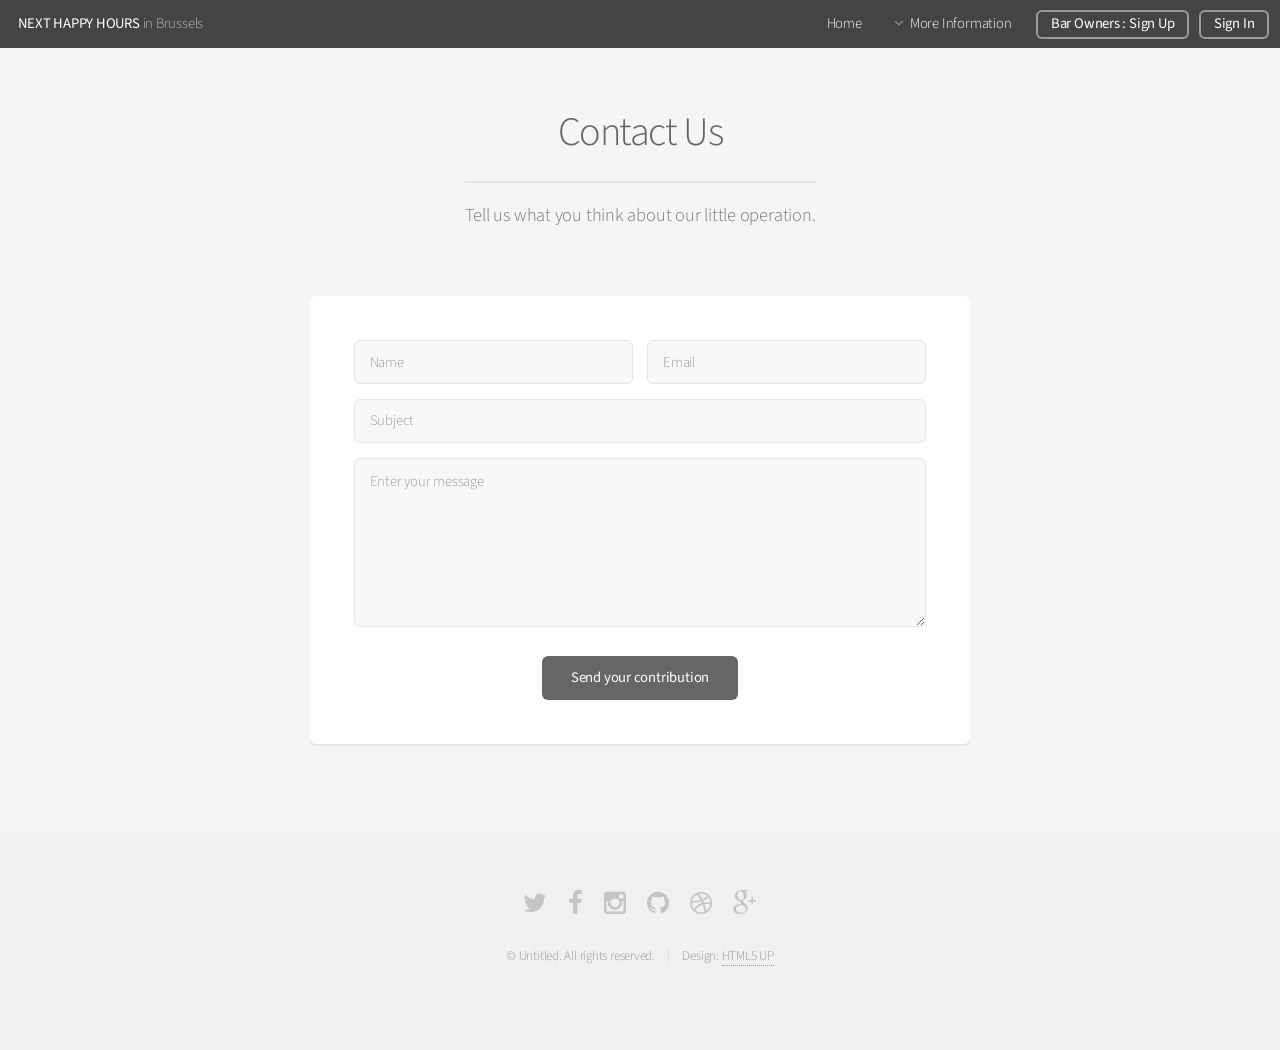
<file: contact.html>
<!DOCTYPE HTML>
<!--
	Alpha by HTML5 UP
	html5up.net | @n33co
	Free for personal and commercial use under the CCA 3.0 license (html5up.net/license)
-->
<html>
	<head>
		<title>Contact - Next Happy Hours</title>
		<meta http-equiv="content-type" content="text/html; charset=utf-8" />
		<meta name="description" content="" />
		<meta name="keywords" content="" />
		<!--[if lte IE 8]><script src="css/ie/html5shiv.js"></script><![endif]-->
		<script src="js/jquery.min.js"></script>
		<script src="js/jquery.dropotron.min.js"></script>
		<script src="js/jquery.scrollgress.min.js"></script>
		<script src="js/skel.min.js"></script>
		<script src="js/skel-layers.min.js"></script>
		<script src="js/init.js"></script>
		<noscript>
			<link rel="stylesheet" href="css/skel.css" />
			<link rel="stylesheet" href="css/style.css" />
			<link rel="stylesheet" href="css/style-wide.css" />
		</noscript>
		<!--[if lte IE 8]><link rel="stylesheet" href="css/ie/v8.css" /><![endif]-->
	</head>
	<body>

		<!-- Header -->
			<header id="header" class="skel-layers-fixed">
				<h1><a href="index.html">NEXT HAPPY HOURS</a> in Brussels</h1>
				<nav id="nav">
					<ul>
						<li><a href="index.html">Home</a></li>
						<li>
							<a href="" class="icon fa-angle-down">More Information</a>
							<ul>
								<li><a href="nexthh.html">The Concept</a></li>
								<li><a href="about.html">About Us</a></li>
								<li><a href="contact.html">Contact</a></li>
								<!--<li><a href="elements.html">coucou</a></li>-->
							</ul>
						</li>
						<li><a href="SignupPage.html" class="button">Bar Owners : Sign Up</a></li>
						<li><a href="login.html" class="button">Sign In</a></li>

					</ul>
				</nav>
			</header>

		<!-- Main -->
			<section id="main" class="container 75%">
				<header>
					<h2>Contact Us</h2>
					<p>Tell us what you think about our little operation.</p>
				</header>
				<div class="box">
					<form method="post" action="#">
						<div class="row uniform 50%">
							<div class="6u 12u(mobilep)">
								<input type="text" name="name" id="name" value="" placeholder="Name" />
							</div>
							<div class="6u 12u(mobilep)">
								<input type="email" name="email" id="email" value="" placeholder="Email" />
							</div>
						</div>
						<div class="row uniform 50%">
							<div class="12u">
								<input type="text" name="subject" id="subject" value="" placeholder="Subject" />
							</div>
						</div>
						<div class="row uniform 50%">
							<div class="12u">
								<textarea name="message" id="message" placeholder="Enter your message" rows="6"></textarea>
							</div>
						</div>
						<div class="row uniform">
							<div class="12u">
								<ul class="actions align-center">
									<li><input type="submit" value="Send your contribution" /></li>
								</ul>
							</div>
						</div>
					</form>
				</div>
			</section>

		<!-- Footer -->
			<footer id="footer">
				<ul class="icons">
					<li><a href="#" class="icon fa-twitter"><span class="label">Twitter</span></a></li>
					<li><a href="#" class="icon fa-facebook"><span class="label">Facebook</span></a></li>
					<li><a href="#" class="icon fa-instagram"><span class="label">Instagram</span></a></li>
					<li><a href="#" class="icon fa-github"><span class="label">Github</span></a></li>
					<li><a href="#" class="icon fa-dribbble"><span class="label">Dribbble</span></a></li>
					<li><a href="#" class="icon fa-google-plus"><span class="label">Google+</span></a></li>
				</ul>
				<ul class="copyright">
					<li>&copy; Untitled. All rights reserved.</li><li>Design: <a href="http://html5up.net">HTML5 UP</a></li>
				</ul>
			</footer>

	</body>
</html>
</file>
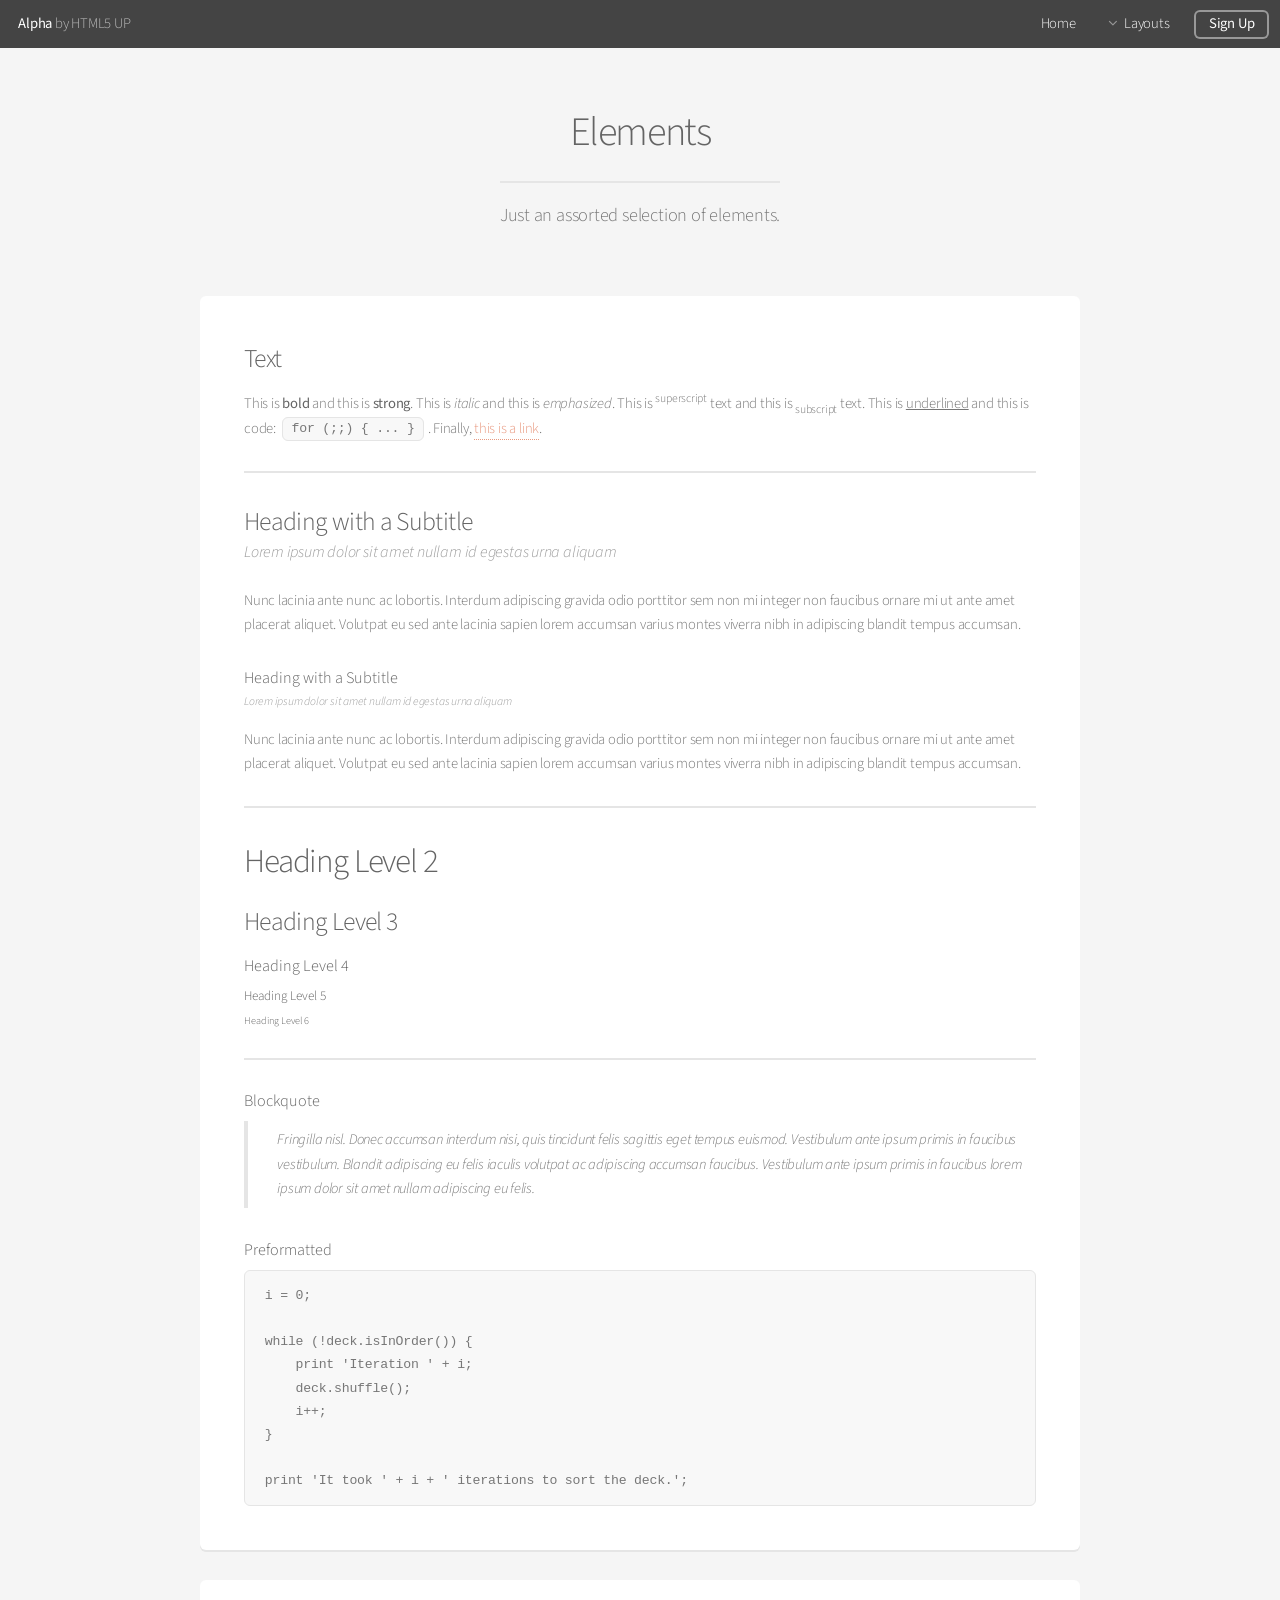
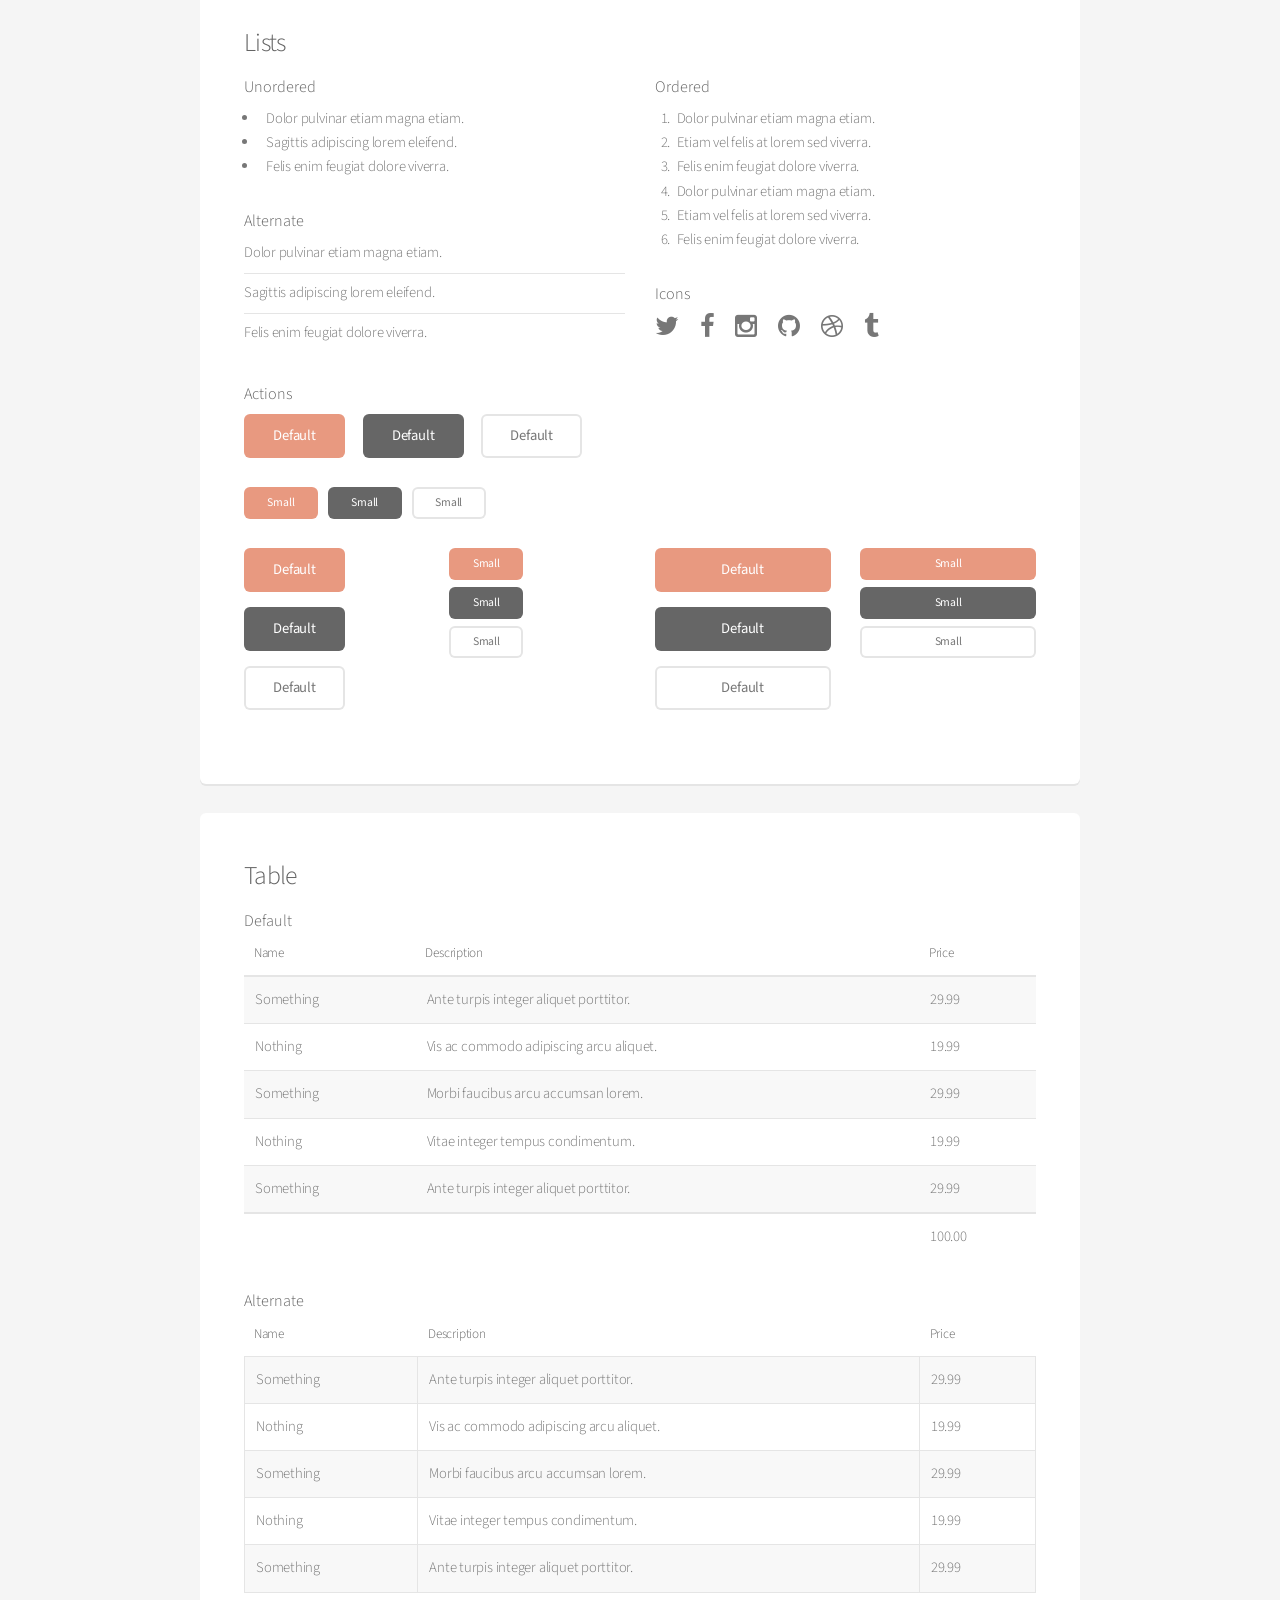
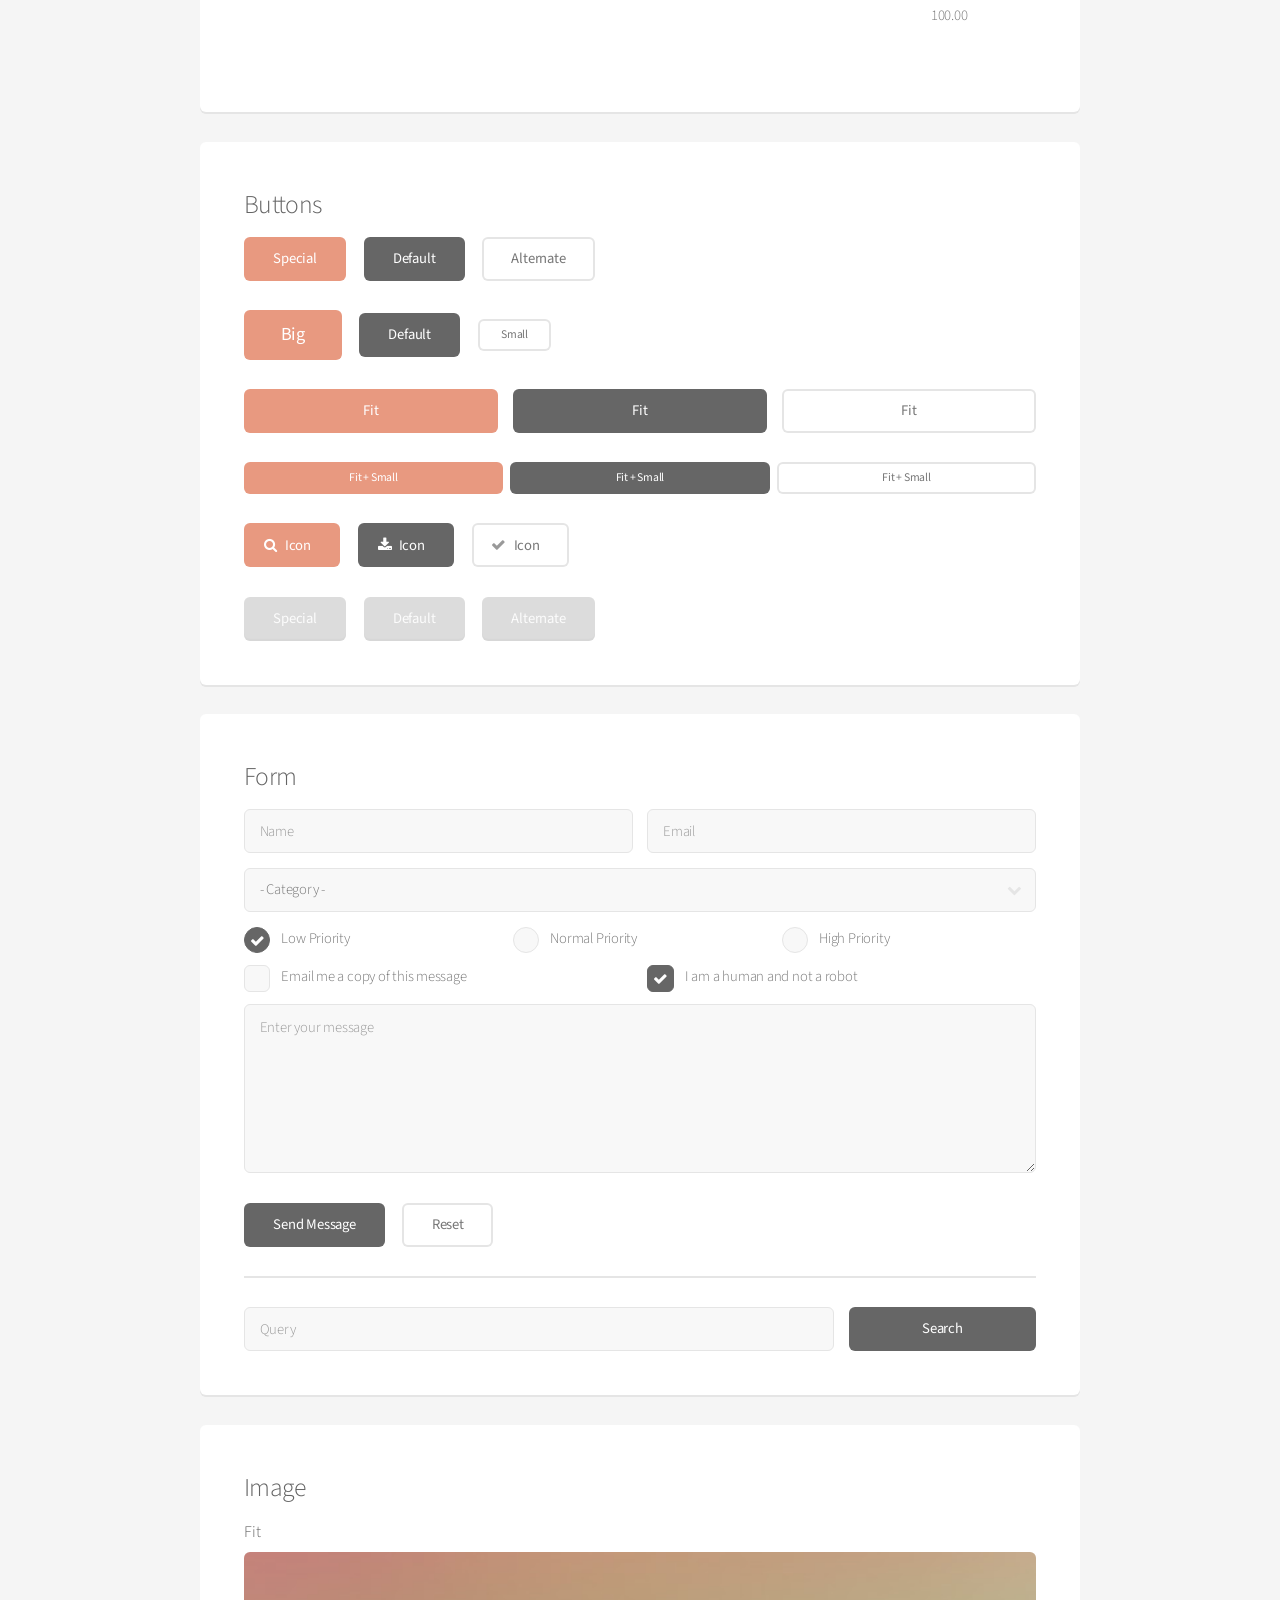
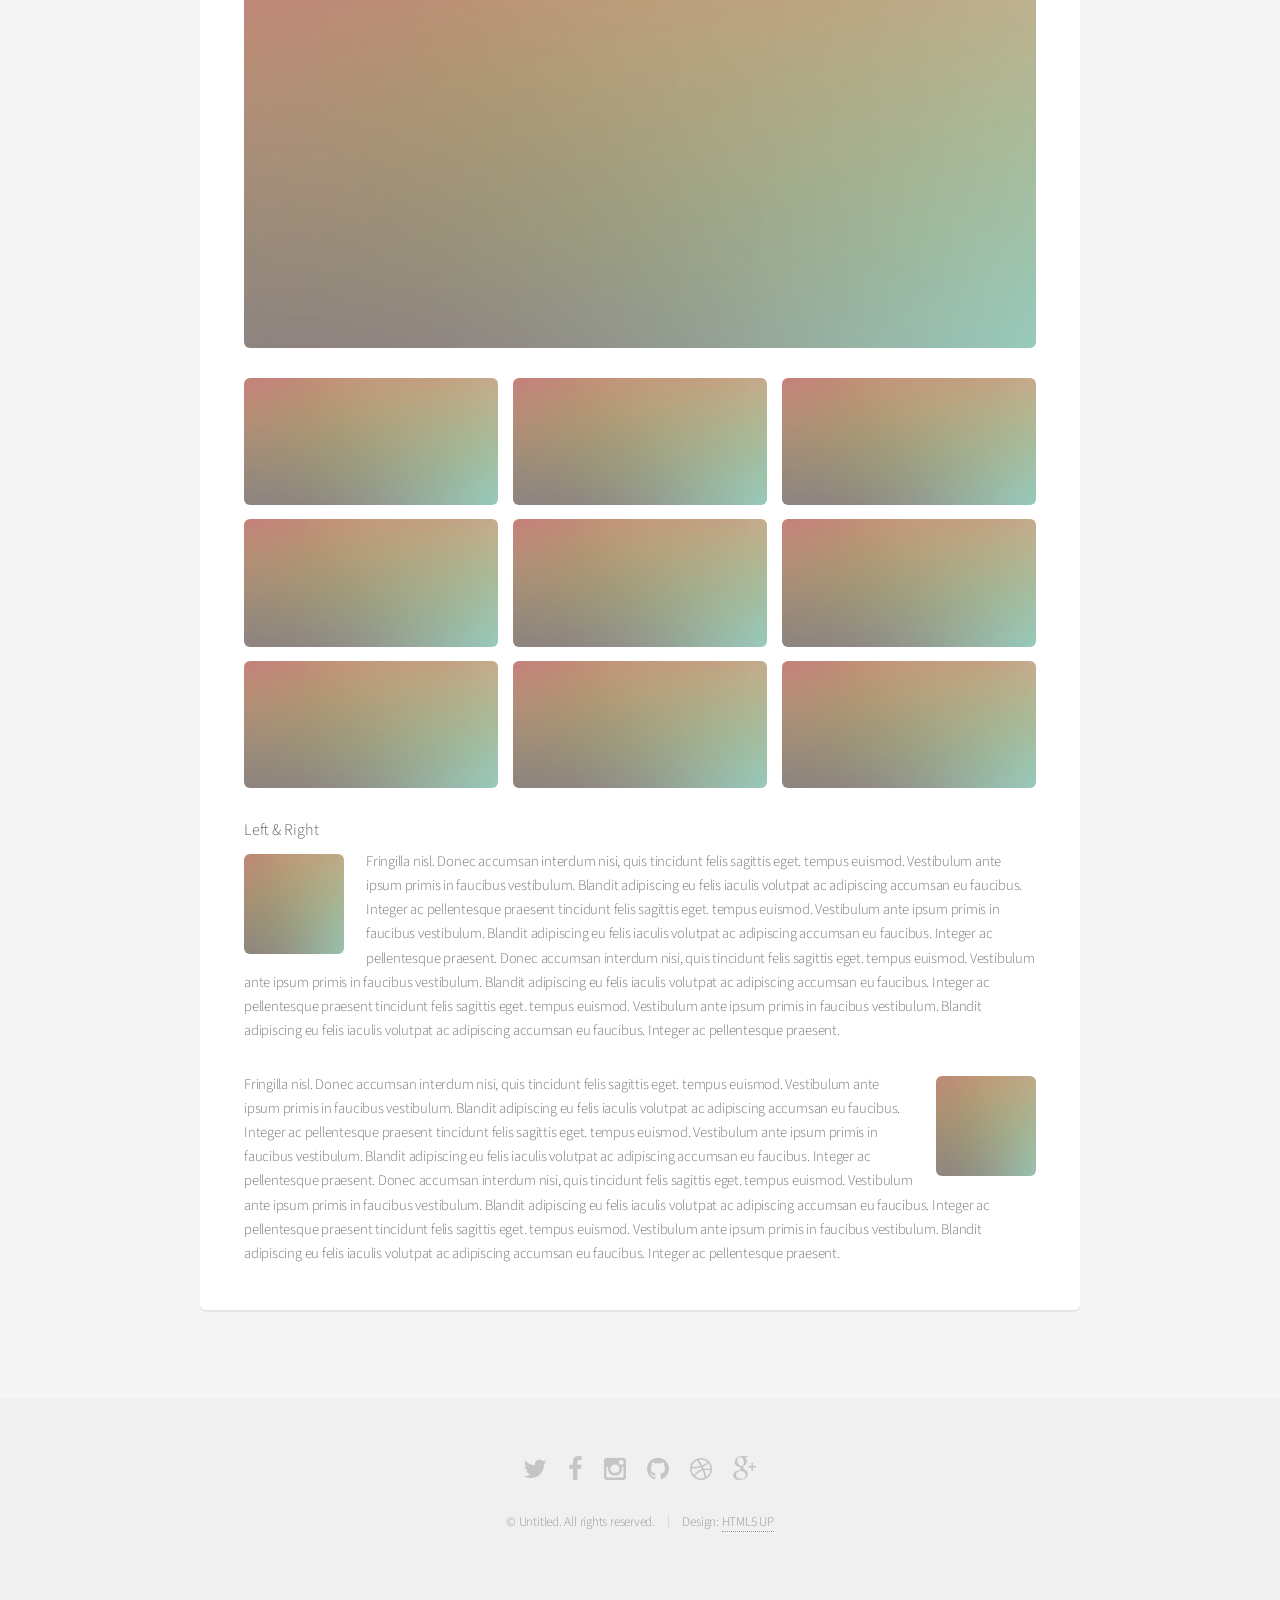
<file: elements.html>
<!DOCTYPE HTML>
<!--
	Alpha by HTML5 UP
	html5up.net | @n33co
	Free for personal and commercial use under the CCA 3.0 license (html5up.net/license)
-->
<html>
	<head>
		<title>Elements - Alpha by HTML5 UP</title>
		<meta http-equiv="content-type" content="text/html; charset=utf-8" />
		<meta name="description" content="" />
		<meta name="keywords" content="" />
		<!--[if lte IE 8]><script src="css/ie/html5shiv.js"></script><![endif]-->
		<script src="js/jquery.min.js"></script>
		<script src="js/jquery.dropotron.min.js"></script>
		<script src="js/jquery.scrollgress.min.js"></script>
		<script src="js/skel.min.js"></script>
		<script src="js/skel-layers.min.js"></script>
		<script src="js/init.js"></script>
		<noscript>
			<link rel="stylesheet" href="css/skel.css" />
			<link rel="stylesheet" href="css/style.css" />
			<link rel="stylesheet" href="css/style-wide.css" />
		</noscript>
		<!--[if lte IE 8]><link rel="stylesheet" href="css/ie/v8.css" /><![endif]-->
	</head>
	<body>

		<!-- Header -->
			<header id="header" class="skel-layers-fixed">
				<h1><a href="index.html">Alpha</a> by HTML5 UP</h1>
				<nav id="nav">
					<ul>
						<li><a href="index.html">Home</a></li>
						<li>
							<a href="" class="icon fa-angle-down">Layouts</a>
							<ul>
								<li><a href="generic.html">Generic</a></li>
								<li><a href="contact.html">Contact</a></li>
								<li><a href="elements.html">Elements</a></li>
								<li>
									<a href="">Submenu</a>
									<ul>
										<li><a href="#">Option One</a></li>
										<li><a href="#">Option Two</a></li>
										<li><a href="#">Option Three</a></li>
										<li><a href="#">Option Four</a></li>
									</ul>
								</li>
							</ul>
						</li>
						<li><a href="#" class="button">Sign Up</a></li>
					</ul>
				</nav>
			</header>

		<!-- Main -->
			<section id="main" class="container">
				<header>
					<h2>Elements</h2>
					<p>Just an assorted selection of elements.</p>
				</header>
				<div class="row">
					<div class="12u">

						<!-- Text -->
							<section class="box">
								<h3>Text</h3>
								<p>This is <b>bold</b> and this is <strong>strong</strong>. This is <i>italic</i> and this is <em>emphasized</em>.
								This is <sup>superscript</sup> text and this is <sub>subscript</sub> text.
								This is <u>underlined</u> and this is code: <code>for (;;) { ... }</code>. Finally, <a href="#">this is a link</a>.</p>

								<hr />

								<header>
									<h3>Heading with a Subtitle</h3>
									<p>Lorem ipsum dolor sit amet nullam id egestas urna aliquam</p>
								</header>
								<p>Nunc lacinia ante nunc ac lobortis. Interdum adipiscing gravida odio porttitor sem non mi integer non faucibus ornare mi ut ante amet placerat aliquet. Volutpat eu sed ante lacinia sapien lorem accumsan varius montes viverra nibh in adipiscing blandit tempus accumsan.</p>
								<header>
									<h4>Heading with a Subtitle</h4>
									<p>Lorem ipsum dolor sit amet nullam id egestas urna aliquam</p>
								</header>
								<p>Nunc lacinia ante nunc ac lobortis. Interdum adipiscing gravida odio porttitor sem non mi integer non faucibus ornare mi ut ante amet placerat aliquet. Volutpat eu sed ante lacinia sapien lorem accumsan varius montes viverra nibh in adipiscing blandit tempus accumsan.</p>

								<hr />

								<h2>Heading Level 2</h2>
								<h3>Heading Level 3</h3>
								<h4>Heading Level 4</h4>
								<h5>Heading Level 5</h5>
								<h6>Heading Level 6</h6>

								<hr />

								<h4>Blockquote</h4>
								<blockquote>Fringilla nisl. Donec accumsan interdum nisi, quis tincidunt felis sagittis eget tempus euismod. Vestibulum ante ipsum primis in faucibus vestibulum. Blandit adipiscing eu felis iaculis volutpat ac adipiscing accumsan faucibus. Vestibulum ante ipsum primis in faucibus lorem ipsum dolor sit amet nullam adipiscing eu felis.</blockquote>

								<h4>Preformatted</h4>
								<pre>i = 0;

while (!deck.isInOrder()) {
    print 'Iteration ' + i;
    deck.shuffle();
    i++;
}

print 'It took ' + i + ' iterations to sort the deck.';
</pre>
							</section>

					</div>
				</div>
				<div class="row">
					<div class="12u">

						<!-- Lists -->
							<section class="box">
								<h3>Lists</h3>
								<div class="row">
									<div class="6u 12u(mobilep)">

										<h4>Unordered</h4>
										<ul>
											<li>Dolor pulvinar etiam magna etiam.</li>
											<li>Sagittis adipiscing lorem eleifend.</li>
											<li>Felis enim feugiat dolore viverra.</li>
										</ul>

										<h4>Alternate</h4>
										<ul class="alt">
											<li>Dolor pulvinar etiam magna etiam.</li>
											<li>Sagittis adipiscing lorem eleifend.</li>
											<li>Felis enim feugiat dolore viverra.</li>
										</ul>

									</div>
									<div class="6u 12u(mobilep)">

										<h4>Ordered</h4>
										<ol>
											<li>Dolor pulvinar etiam magna etiam.</li>
											<li>Etiam vel felis at lorem sed viverra.</li>
											<li>Felis enim feugiat dolore viverra.</li>
											<li>Dolor pulvinar etiam magna etiam.</li>
											<li>Etiam vel felis at lorem sed viverra.</li>
											<li>Felis enim feugiat dolore viverra.</li>
										</ol>

										<h4>Icons</h4>
										<ul class="icons">
											<li><a href="#" class="icon fa-twitter"><span class="label">Twitter</span></a></li>
											<li><a href="#" class="icon fa-facebook"><span class="label">Facebook</span></a></li>
											<li><a href="#" class="icon fa-instagram"><span class="label">Instagram</span></a></li>
											<li><a href="#" class="icon fa-github"><span class="label">Github</span></a></li>
											<li><a href="#" class="icon fa-dribbble"><span class="label">Dribbble</span></a></li>
											<li><a href="#" class="icon fa-tumblr"><span class="label">Tumblr</span></a></li>
										</ul>

									</div>
								</div>

								<h4>Actions</h4>
								<ul class="actions">
									<li><a href="#" class="button special">Default</a></li>
									<li><a href="#" class="button">Default</a></li>
									<li><a href="#" class="button alt">Default</a></li>
								</ul>
								<ul class="actions small">
									<li><a href="#" class="button special small">Small</a></li>
									<li><a href="#" class="button small">Small</a></li>
									<li><a href="#" class="button alt small">Small</a></li>
								</ul>
								<div class="row">
									<div class="3u 6u(narrower) 12u$(mobilep)">
										<ul class="actions vertical">
											<li><a href="#" class="button special">Default</a></li>
											<li><a href="#" class="button">Default</a></li>
											<li><a href="#" class="button alt">Default</a></li>
										</ul>
									</div>
									<div class="3u 6u$(narrower) 12u$(mobilep)">
										<ul class="actions vertical small">
											<li><a href="#" class="button special small">Small</a></li>
											<li><a href="#" class="button small">Small</a></li>
											<li><a href="#" class="button alt small">Small</a></li>
										</ul>
									</div>
									<div class="3u 6u(narrower) 12u$(mobilep)">
										<ul class="actions vertical">
											<li><a href="#" class="button special fit">Default</a></li>
											<li><a href="#" class="button fit">Default</a></li>
											<li><a href="#" class="button alt fit">Default</a></li>
										</ul>
									</div>
									<div class="3u 6u$(narrower) 12u$(mobilep)">
										<ul class="actions vertical small">
											<li><a href="#" class="button special small fit">Small</a></li>
											<li><a href="#" class="button small fit">Small</a></li>
											<li><a href="#" class="button alt small fit">Small</a></li>
										</ul>
									</div>
								</div>
							</section>

					</div>
				</div>
				<div class="row">
					<div class="12u">

						<!-- Table -->
							<section class="box">
								<h3>Table</h3>

								<h4>Default</h4>
								<div class="table-wrapper">
									<table>
										<thead>
											<tr>
												<th>Name</th>
												<th>Description</th>
												<th>Price</th>
											</tr>
										</thead>
										<tbody>
											<tr>
												<td>Something</td>
												<td>Ante turpis integer aliquet porttitor.</td>
												<td>29.99</td>
											</tr>
											<tr>
												<td>Nothing</td>
												<td>Vis ac commodo adipiscing arcu aliquet.</td>
												<td>19.99</td>
											</tr>
											<tr>
												<td>Something</td>
												<td> Morbi faucibus arcu accumsan lorem.</td>
												<td>29.99</td>
											</tr>
											<tr>
												<td>Nothing</td>
												<td>Vitae integer tempus condimentum.</td>
												<td>19.99</td>
											</tr>
											<tr>
												<td>Something</td>
												<td>Ante turpis integer aliquet porttitor.</td>
												<td>29.99</td>
											</tr>
										</tbody>
										<tfoot>
											<tr>
												<td colspan="2"></td>
												<td>100.00</td>
											</tr>
										</tfoot>
									</table>
								</div>

								<h4>Alternate</h4>
								<div class="table-wrapper">
									<table class="alt">
										<thead>
											<tr>
												<th>Name</th>
												<th>Description</th>
												<th>Price</th>
											</tr>
										</thead>
										<tbody>
											<tr>
												<td>Something</td>
												<td>Ante turpis integer aliquet porttitor.</td>
												<td>29.99</td>
											</tr>
											<tr>
												<td>Nothing</td>
												<td>Vis ac commodo adipiscing arcu aliquet.</td>
												<td>19.99</td>
											</tr>
											<tr>
												<td>Something</td>
												<td> Morbi faucibus arcu accumsan lorem.</td>
												<td>29.99</td>
											</tr>
											<tr>
												<td>Nothing</td>
												<td>Vitae integer tempus condimentum.</td>
												<td>19.99</td>
											</tr>
											<tr>
												<td>Something</td>
												<td>Ante turpis integer aliquet porttitor.</td>
												<td>29.99</td>
											</tr>
										</tbody>
										<tfoot>
											<tr>
												<td colspan="2"></td>
												<td>100.00</td>
											</tr>
										</tfoot>
									</table>
								</div>
							</section>

					</div>
				</div>
				<div class="row">
					<div class="12u">

						<!-- Buttons -->
							<section class="box">
								<h3>Buttons</h3>
								<ul class="actions">
									<li><a href="#" class="button special">Special</a></li>
									<li><a href="#" class="button">Default</a></li>
									<li><a href="#" class="button alt">Alternate</a></li>
								</ul>
								<ul class="actions">
									<li><a href="#" class="button special big">Big</a></li>
									<li><a href="#" class="button">Default</a></li>
									<li><a href="#" class="button alt small">Small</a></li>
								</ul>
								<ul class="actions fit">
									<li><a href="#" class="button special fit">Fit</a></li>
									<li><a href="#" class="button fit">Fit</a></li>
									<li><a href="#" class="button alt fit">Fit</a></li>
								</ul>
								<ul class="actions fit small">
									<li><a href="#" class="button special fit small">Fit + Small</a></li>
									<li><a href="#" class="button fit small">Fit + Small</a></li>
									<li><a href="#" class="button alt fit small">Fit + Small</a></li>
								</ul>
								<ul class="actions">
									<li><a href="#" class="button special icon fa-search">Icon</a></li>
									<li><a href="#" class="button icon fa-download">Icon</a></li>
									<li><a href="#" class="button alt icon fa-check">Icon</a></li>
								</ul>
								<ul class="actions">
									<li><span class="button special disabled">Special</span></li>
									<li><span class="button disabled">Default</span></li>
									<li><span class="button alt disabled">Alternate</span></li>
								</ul>
							</section>

					</div>
				</div>
				<div class="row">
					<div class="12u">

						<!-- Form -->
							<section class="box">
								<h3>Form</h3>
								<form method="post" action="#">
									<div class="row uniform 50%">
										<div class="6u 12u(mobilep)">
											<input type="text" name="name" id="name" value="" placeholder="Name" />
										</div>
										<div class="6u 12u(mobilep)">
											<input type="email" name="email" id="email" value="" placeholder="Email" />
										</div>
									</div>
									<div class="row uniform 50%">
										<div class="12u">
											<div class="select-wrapper">
												<select name="category" id="category">
													<option value="">- Category -</option>
													<option value="1">Manufacturing</option>
													<option value="1">Shipping</option>
													<option value="1">Administration</option>
													<option value="1">Human Resources</option>
												</select>
											</div>
										</div>
									</div>
									<div class="row uniform 50%">
										<div class="4u 12u(narrower)">
											<input type="radio" id="priority-low" name="priority" checked>
											<label for="priority-low">Low Priority</label>
										</div>
										<div class="4u 12u(narrower)">
											<input type="radio" id="priority-normal" name="priority">
											<label for="priority-normal">Normal Priority</label>
										</div>
										<div class="4u 12u(narrower)">
											<input type="radio" id="priority-high" name="priority">
											<label for="priority-high">High Priority</label>
										</div>
									</div>
									<div class="row uniform 50%">
										<div class="6u 12u(narrower)">
											<input type="checkbox" id="copy" name="copy">
											<label for="copy">Email me a copy of this message</label>
										</div>
										<div class="6u 12u(narrower)">
											<input type="checkbox" id="human" name="human" checked>
											<label for="human">I am a human and not a robot</label>
										</div>
									</div>
									<div class="row uniform 50%">
										<div class="12u">
											<textarea name="message" id="message" placeholder="Enter your message" rows="6"></textarea>
										</div>
									</div>
									<div class="row uniform">
										<div class="12u">
											<ul class="actions">
												<li><input type="submit" value="Send Message" /></li>
												<li><input type="reset" value="Reset" class="alt" /></li>
											</ul>
										</div>
									</div>
								</form>

								<hr />

								<form method="post" action="#">
									<div class="row uniform 50%">
										<div class="9u 12u(mobilep)">
											<input type="text" name="query" id="query" value="" placeholder="Query" />
										</div>
										<div class="3u 12u(mobilep)">
											<input type="submit" value="Search" class="fit" />
										</div>
									</div>
								</form>
							</section>

					</div>
				</div>
				<div class="row">
					<div class="12u">

						<!-- Image -->
							<section class="box">
								<h3>Image</h3>
								<h4>Fit</h4>
								<span class="image fit"><img src="images/pic04.jpg" alt="" /></span>
								<div class="box alt">
									<div class="row no-collapse 50% uniform">
										<div class="4u"><span class="image fit"><img src="images/pic04.jpg" alt="" /></span></div>
										<div class="4u"><span class="image fit"><img src="images/pic04.jpg" alt="" /></span></div>
										<div class="4u"><span class="image fit"><img src="images/pic04.jpg" alt="" /></span></div>
									</div>
									<div class="row no-collapse 50% uniform">
										<div class="4u"><span class="image fit"><img src="images/pic04.jpg" alt="" /></span></div>
										<div class="4u"><span class="image fit"><img src="images/pic04.jpg" alt="" /></span></div>
										<div class="4u"><span class="image fit"><img src="images/pic04.jpg" alt="" /></span></div>
									</div>
									<div class="row no-collapse 50% uniform">
										<div class="4u"><span class="image fit"><img src="images/pic04.jpg" alt="" /></span></div>
										<div class="4u"><span class="image fit"><img src="images/pic04.jpg" alt="" /></span></div>
										<div class="4u"><span class="image fit"><img src="images/pic04.jpg" alt="" /></span></div>
									</div>
								</div>

								<h4>Left &amp; Right</h4>
								<p><span class="image left"><img src="images/pic05.jpg" alt="" /></span>Fringilla nisl. Donec accumsan interdum nisi, quis tincidunt felis sagittis eget. tempus euismod. Vestibulum ante ipsum primis in faucibus vestibulum. Blandit adipiscing eu felis iaculis volutpat ac adipiscing accumsan eu faucibus. Integer ac pellentesque praesent tincidunt felis sagittis eget. tempus euismod. Vestibulum ante ipsum primis in faucibus vestibulum. Blandit adipiscing eu felis iaculis volutpat ac adipiscing accumsan eu faucibus. Integer ac pellentesque praesent. Donec accumsan interdum nisi, quis tincidunt felis sagittis eget. tempus euismod. Vestibulum ante ipsum primis in faucibus vestibulum. Blandit adipiscing eu felis iaculis volutpat ac adipiscing accumsan eu faucibus. Integer ac pellentesque praesent tincidunt felis sagittis eget. tempus euismod. Vestibulum ante ipsum primis in faucibus vestibulum. Blandit adipiscing eu felis iaculis volutpat ac adipiscing accumsan eu faucibus. Integer ac pellentesque praesent.</p>
								<p><span class="image right"><img src="images/pic05.jpg" alt="" /></span>Fringilla nisl. Donec accumsan interdum nisi, quis tincidunt felis sagittis eget. tempus euismod. Vestibulum ante ipsum primis in faucibus vestibulum. Blandit adipiscing eu felis iaculis volutpat ac adipiscing accumsan eu faucibus. Integer ac pellentesque praesent tincidunt felis sagittis eget. tempus euismod. Vestibulum ante ipsum primis in faucibus vestibulum. Blandit adipiscing eu felis iaculis volutpat ac adipiscing accumsan eu faucibus. Integer ac pellentesque praesent. Donec accumsan interdum nisi, quis tincidunt felis sagittis eget. tempus euismod. Vestibulum ante ipsum primis in faucibus vestibulum. Blandit adipiscing eu felis iaculis volutpat ac adipiscing accumsan eu faucibus. Integer ac pellentesque praesent tincidunt felis sagittis eget. tempus euismod. Vestibulum ante ipsum primis in faucibus vestibulum. Blandit adipiscing eu felis iaculis volutpat ac adipiscing accumsan eu faucibus. Integer ac pellentesque praesent.</p>
							</section>

					</div>
				</div>
			</section>

		<!-- Footer -->
			<footer id="footer">
				<ul class="icons">
					<li><a href="#" class="icon fa-twitter"><span class="label">Twitter</span></a></li>
					<li><a href="#" class="icon fa-facebook"><span class="label">Facebook</span></a></li>
					<li><a href="#" class="icon fa-instagram"><span class="label">Instagram</span></a></li>
					<li><a href="#" class="icon fa-github"><span class="label">Github</span></a></li>
					<li><a href="#" class="icon fa-dribbble"><span class="label">Dribbble</span></a></li>
					<li><a href="#" class="icon fa-google-plus"><span class="label">Google+</span></a></li>
				</ul>
				<ul class="copyright">
					<li>&copy; Untitled. All rights reserved.</li><li>Design: <a href="http://html5up.net">HTML5 UP</a></li>
				</ul>
			</footer>

	</body>
</html>
</file>
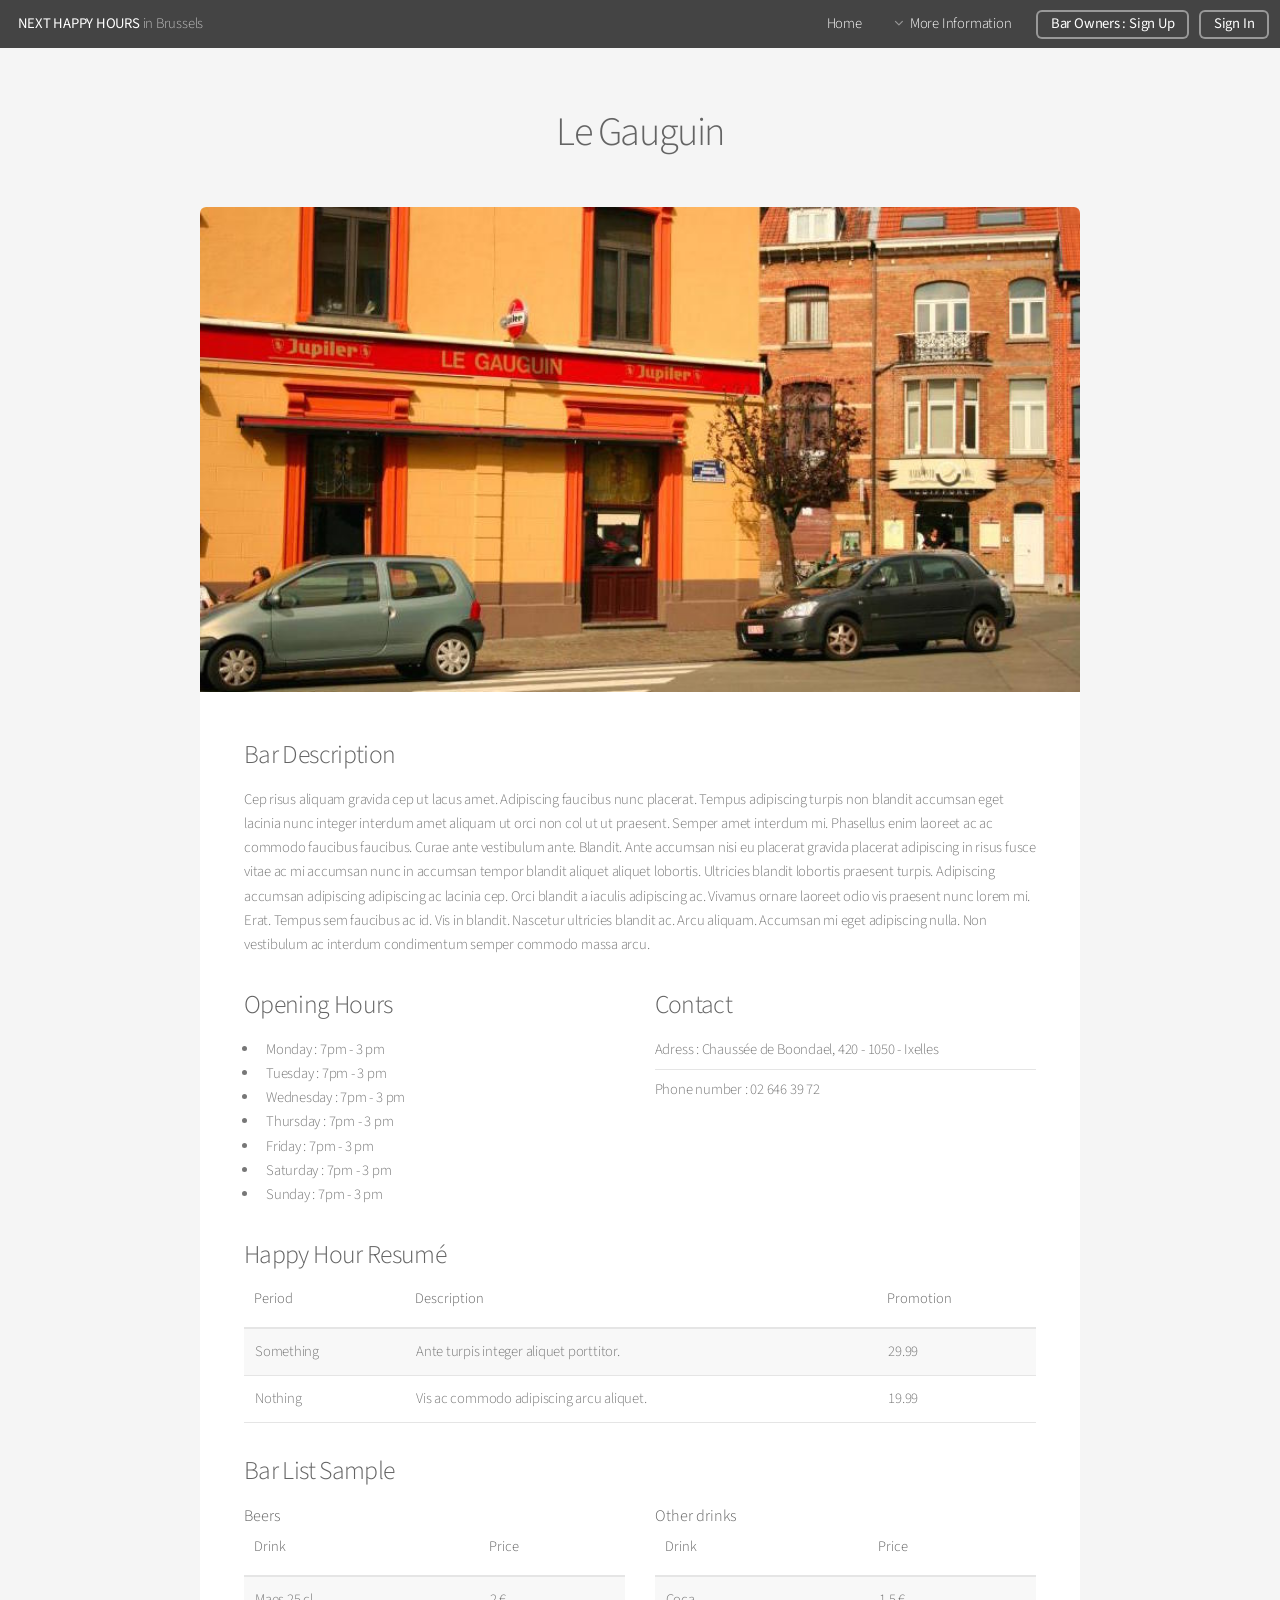
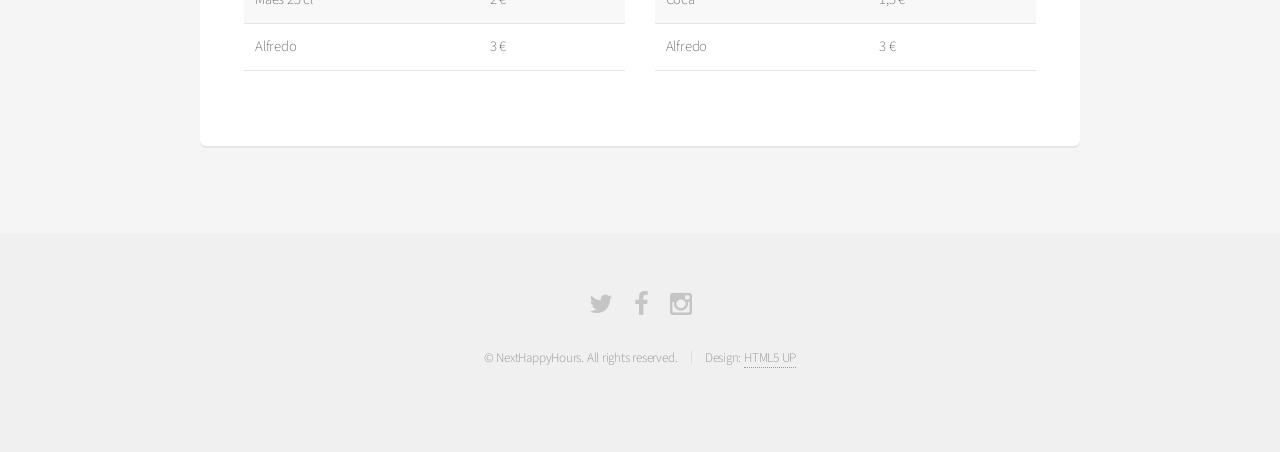
<file: Gauguin.html>
<!DOCTYPE HTML>
<!--
	Alpha by HTML5 UP
	html5up.net | @n33co
	Free for personal and commercial use under the CCA 3.0 license (html5up.net/license)
-->
<html>
	<head>
		<title>Gauguin - Next Happy Hours</title>
		<meta http-equiv="content-type" content="text/html; charset=utf-8" />
		<meta name="description" content="" />
		<meta name="keywords" content="" />
		<!--[if lte IE 8]><script src="css/ie/html5shiv.js"></script><![endif]-->
		<script src="js/jquery.min.js"></script>
		<script src="js/jquery.dropotron.min.js"></script>
		<script src="js/jquery.scrollgress.min.js"></script>
		<script src="js/skel.min.js"></script>
		<script src="js/skel-layers.min.js"></script>
		<script src="js/init.js"></script>
		<noscript>
			<link rel="stylesheet" href="css/skel.css" />
			<link rel="stylesheet" href="css/style.css" />
			<link rel="stylesheet" href="css/style-wide.css" />
		</noscript>
		<!--[if lte IE 8]><link rel="stylesheet" href="css/ie/v8.css" /><![endif]-->
	</head>
	<body>

		<!-- Header -->
			<header id="header" class="skel-layers-fixed">
				<h1><a href="index.html">NEXT HAPPY HOURS</a> in Brussels</h1>
				<nav id="nav">
					<ul>
						<li><a href="index.html">Home</a></li>
						<li>
							<a href="" class="icon fa-angle-down">More Information</a>
							<ul>
								<li><a href="nexthh.html">The Concept</a></li>
								<li><a href="about.html">About Us</a></li>
								<li><a href="contact.html">Contact</a></li>
								<!--<li><a href="elements.html">coucou</a></li>-->
							</ul>
						</li>
						<li><a href="SignupPage.html" class="button">Bar Owners : Sign Up</a></li>
						<li><a href="login.html" class="button">Sign In</a></li>

					</ul>
				</nav>
			</header>

		<!-- Main -->
			<section id="main" class="container">
				<header>
					<h2>Le Gauguin</h2>
					<!-- <p>A generic page for every non-generic situation.</p> -->
				</header>
				<div class="box">
					<span class="image featured"><img src="images/gauguin.jpg" alt="" /></span>
					<h3>Bar Description</h3>
					<p>Cep risus aliquam gravida cep ut lacus amet. Adipiscing faucibus nunc placerat. Tempus adipiscing turpis non blandit accumsan eget lacinia nunc integer interdum amet aliquam ut orci non col ut ut praesent. Semper amet interdum mi. Phasellus enim laoreet ac ac commodo faucibus faucibus. Curae ante vestibulum ante. Blandit. Ante accumsan nisi eu placerat gravida placerat adipiscing in risus fusce vitae ac mi accumsan nunc in accumsan tempor blandit aliquet aliquet lobortis. Ultricies blandit lobortis praesent turpis. Adipiscing accumsan adipiscing adipiscing ac lacinia cep. Orci blandit a iaculis adipiscing ac. Vivamus ornare laoreet odio vis praesent nunc lorem mi. Erat. Tempus sem faucibus ac id. Vis in blandit. Nascetur ultricies blandit ac. Arcu aliquam. Accumsan mi eget adipiscing nulla. Non vestibulum ac interdum condimentum semper commodo massa arcu.</p>
					<div class="row">
						<div class="6u 12u(mobilep)">
							<h3>Opening Hours</h3>
							<ul >
											<li>Monday : 7pm - 3 pm</li>
											<li>Tuesday : 7pm - 3 pm </li>
											<li>Wednesday : 7pm - 3 pm </li>
											<li>Thursday : 7pm - 3 pm </li>
											<li>Friday : 7pm - 3 pm </li>
											<li>Saturday : 7pm - 3 pm </li>
											<li>Sunday : 7pm - 3 pm </li>
							</ul>
						</div>
						<div class="6u 12u(mobilep)">
							<h3>Contact</h3>
							<ul class="alt">
								<li>Adress : Chaussée de Boondael, 420 - 1050 - Ixelles</li>
								<li> Phone number : 02 646 39 72 </li>



							</ul>
						</div>
					</div>
				<h3> Happy Hour Resumé </h3>
				<div class="table-wrapper">
					<table>
						<thead>
							<tr>
								<th><h4>Period</h4></th>
								<th><h4>Description</h4></th>
								<th><h4>Promotion</h4></th>
							</tr>
						</thead>
						<tbody>
							<tr>
								<td>Something</td>
								<td>Ante turpis integer aliquet porttitor.</td>
								<td>29.99</td>
							</tr>
							<tr>
								<td>Nothing</td>
								<td>Vis ac commodo adipiscing arcu aliquet.</td>
								<td>19.99</td>
							</tr>
						</tbody>
					</table>
				</div>

				
					<h3> Bar List Sample</h3>
					<div class="row">
					
						<div class="6u 12u(mobilep)">

								<div class="table-wrapper">
									<h4>Beers</h4>
									<table>
										<thead>
											<tr>
												<th><h4>Drink</h4></th>
												<th><h4>Price</h4></th>
											</tr>
										</thead>
										<tbody>
											<tr>
												<td>Maes 25 cl</td>
												<td>2 €</td>
											</tr>
											<tr>
												<td>Alfredo</td>
												<td>3 €</td>
											</tr>
										</tbody>
									</table>
								</div>
						</div>
						<div class="6u 12u(mobilep)">
							<div class="table-wrapper">
									<h4>Other drinks</h4>
									<table>
										<thead>
											<tr>
												<th><h4>Drink</h4></th>
												<th><h4>Price</h4></th>
											</tr>
										</thead>
										<tbody>
											<tr>
												<td>Coca</td>
												<td>1,5 €</td>
											</tr>
											<tr>
												<td>Alfredo</td>
												<td>3 €</td>
											</tr>
										</tbody>
									</table>
							</div>
						</div>
					</div>


			</section>

		<!-- Footer -->
			<footer id="footer">
				<ul class="icons">
					<li><a href="#" class="icon fa-twitter"><span class="label">Twitter</span></a></li>
					<li><a href="#" class="icon fa-facebook"><span class="label">Facebook</span></a></li>
					<li><a href="#" class="icon fa-instagram"><span class="label">Instagram</span></a></li>
				</ul>
				<ul class="copyright">
					<li>&copy; NextHappyHours. All rights reserved.</li><li>Design: <a href="http://html5up.net">HTML5 UP</a></li>
				</ul>
			</footer>

	</body>
</html>
</file>
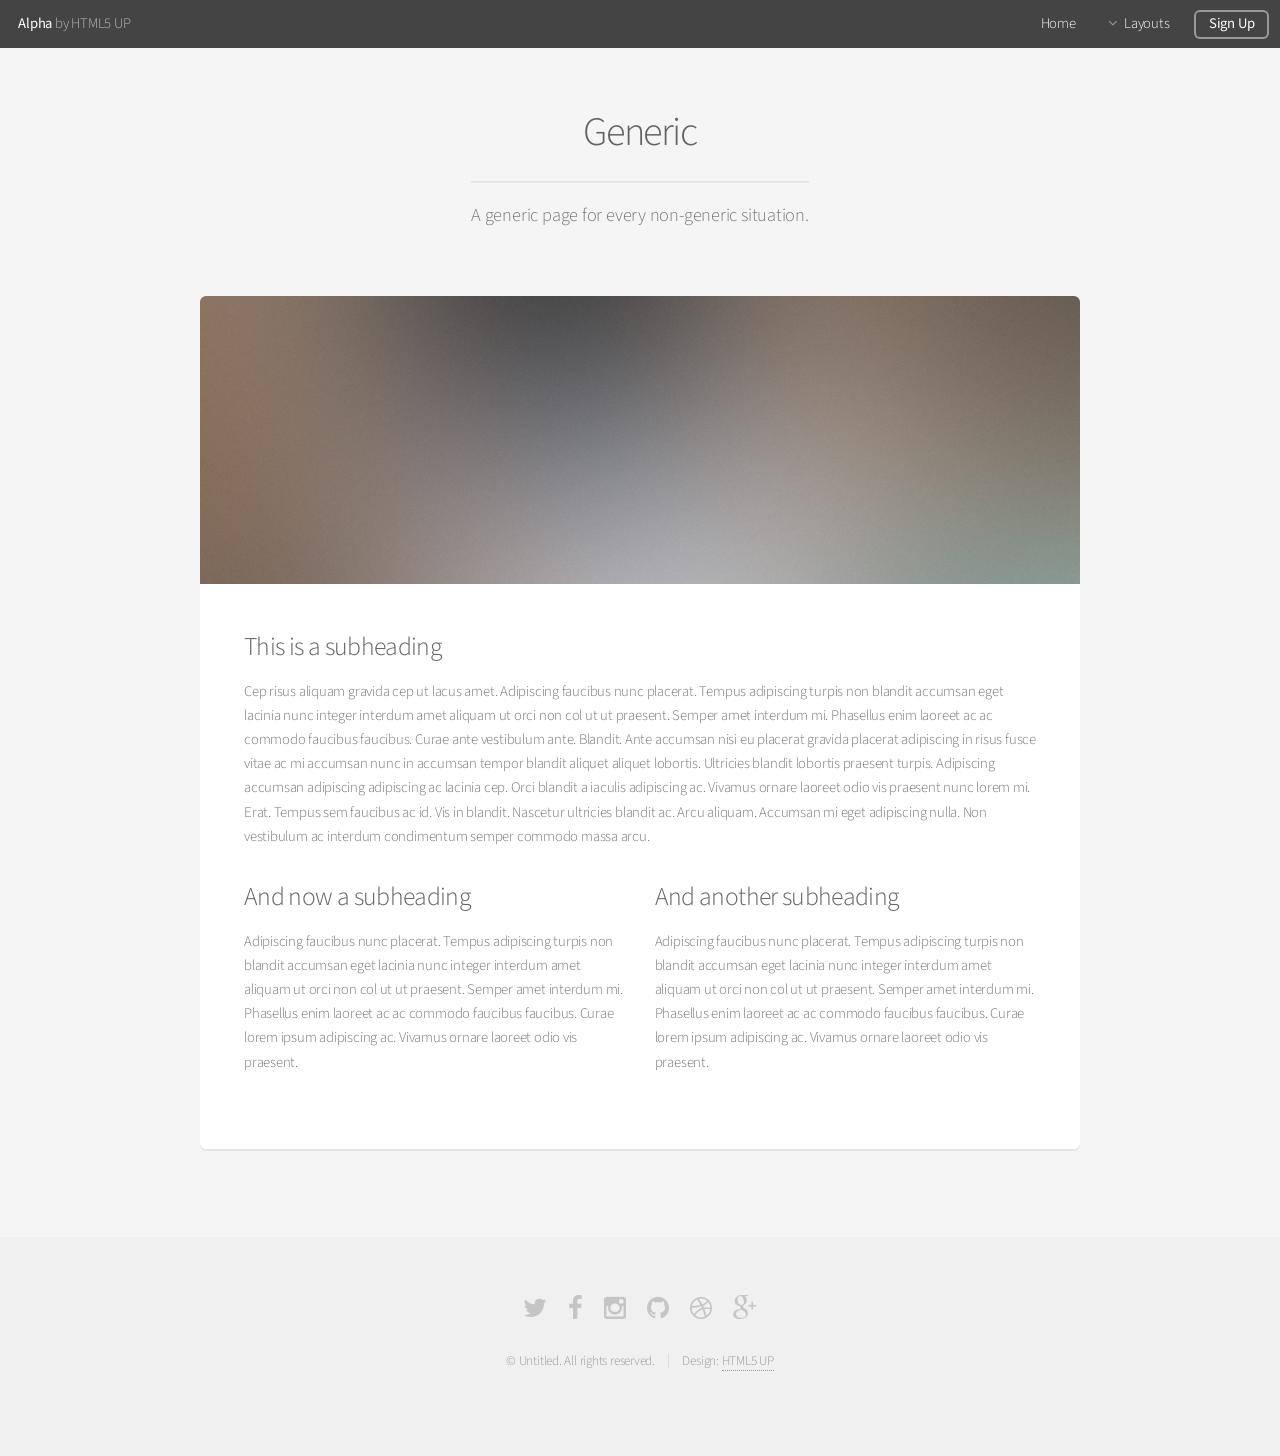
<file: generic.html>
<!DOCTYPE HTML>
<!--
	Alpha by HTML5 UP
	html5up.net | @n33co
	Free for personal and commercial use under the CCA 3.0 license (html5up.net/license)
-->
<html>
	<head>
		<title>Generic - Alpha by HTML5 UP</title>
		<meta http-equiv="content-type" content="text/html; charset=utf-8" />
		<meta name="description" content="" />
		<meta name="keywords" content="" />
		<!--[if lte IE 8]><script src="css/ie/html5shiv.js"></script><![endif]-->
		<script src="js/jquery.min.js"></script>
		<script src="js/jquery.dropotron.min.js"></script>
		<script src="js/jquery.scrollgress.min.js"></script>
		<script src="js/skel.min.js"></script>
		<script src="js/skel-layers.min.js"></script>
		<script src="js/init.js"></script>
		<noscript>
			<link rel="stylesheet" href="css/skel.css" />
			<link rel="stylesheet" href="css/style.css" />
			<link rel="stylesheet" href="css/style-wide.css" />
		</noscript>
		<!--[if lte IE 8]><link rel="stylesheet" href="css/ie/v8.css" /><![endif]-->
	</head>
	<body>

		<!-- Header -->
			<header id="header" class="skel-layers-fixed">
				<h1><a href="index.html">Alpha</a> by HTML5 UP</h1>
				<nav id="nav">
					<ul>
						<li><a href="index.html">Home</a></li>
						<li>
							<a href="" class="icon fa-angle-down">Layouts</a>
							<ul>
								<li><a href="generic.html">Generic</a></li>
								<li><a href="contact.html">Contact</a></li>
								<li><a href="elements.html">Elements</a></li>
								<li>
									<a href="">Submenu</a>
									<ul>
										<li><a href="#">Option One</a></li>
										<li><a href="#">Option Two</a></li>
										<li><a href="#">Option Three</a></li>
										<li><a href="#">Option Four</a></li>
									</ul>
								</li>
							</ul>
						</li>
						<li><a href="#" class="button">Sign Up</a></li>
					</ul>
				</nav>
			</header>

		<!-- Main -->
			<section id="main" class="container">
				<header>
					<h2>Generic</h2>
					<p>A generic page for every non-generic situation.</p>
				</header>
				<div class="box">
					<span class="image featured"><img src="images/pic01.jpg" alt="" /></span>
					<h3>This is a subheading</h3>
					<p>Cep risus aliquam gravida cep ut lacus amet. Adipiscing faucibus nunc placerat. Tempus adipiscing turpis non blandit accumsan eget lacinia nunc integer interdum amet aliquam ut orci non col ut ut praesent. Semper amet interdum mi. Phasellus enim laoreet ac ac commodo faucibus faucibus. Curae ante vestibulum ante. Blandit. Ante accumsan nisi eu placerat gravida placerat adipiscing in risus fusce vitae ac mi accumsan nunc in accumsan tempor blandit aliquet aliquet lobortis. Ultricies blandit lobortis praesent turpis. Adipiscing accumsan adipiscing adipiscing ac lacinia cep. Orci blandit a iaculis adipiscing ac. Vivamus ornare laoreet odio vis praesent nunc lorem mi. Erat. Tempus sem faucibus ac id. Vis in blandit. Nascetur ultricies blandit ac. Arcu aliquam. Accumsan mi eget adipiscing nulla. Non vestibulum ac interdum condimentum semper commodo massa arcu.</p>
					<div class="row">
						<div class="6u 12u(mobilep)">
							<h3>And now a subheading</h3>
							<p>Adipiscing faucibus nunc placerat. Tempus adipiscing turpis non blandit accumsan eget lacinia nunc integer interdum amet aliquam ut orci non col ut ut praesent. Semper amet interdum mi. Phasellus enim laoreet ac ac commodo faucibus faucibus. Curae lorem ipsum adipiscing ac. Vivamus ornare laoreet odio vis praesent.</p>
						</div>
						<div class="6u 12u(mobilep)">
							<h3>And another subheading</h3>
							<p>Adipiscing faucibus nunc placerat. Tempus adipiscing turpis non blandit accumsan eget lacinia nunc integer interdum amet aliquam ut orci non col ut ut praesent. Semper amet interdum mi. Phasellus enim laoreet ac ac commodo faucibus faucibus. Curae lorem ipsum adipiscing ac. Vivamus ornare laoreet odio vis praesent.</p>
						</div>
					</div>
				</div>
			</section>

		<!-- Footer -->
			<footer id="footer">
				<ul class="icons">
					<li><a href="#" class="icon fa-twitter"><span class="label">Twitter</span></a></li>
					<li><a href="#" class="icon fa-facebook"><span class="label">Facebook</span></a></li>
					<li><a href="#" class="icon fa-instagram"><span class="label">Instagram</span></a></li>
					<li><a href="#" class="icon fa-github"><span class="label">Github</span></a></li>
					<li><a href="#" class="icon fa-dribbble"><span class="label">Dribbble</span></a></li>
					<li><a href="#" class="icon fa-google-plus"><span class="label">Google+</span></a></li>
				</ul>
				<ul class="copyright">
					<li>&copy; Untitled. All rights reserved.</li><li>Design: <a href="http://html5up.net">HTML5 UP</a></li>
				</ul>
			</footer>

	</body>
</html>
</file>
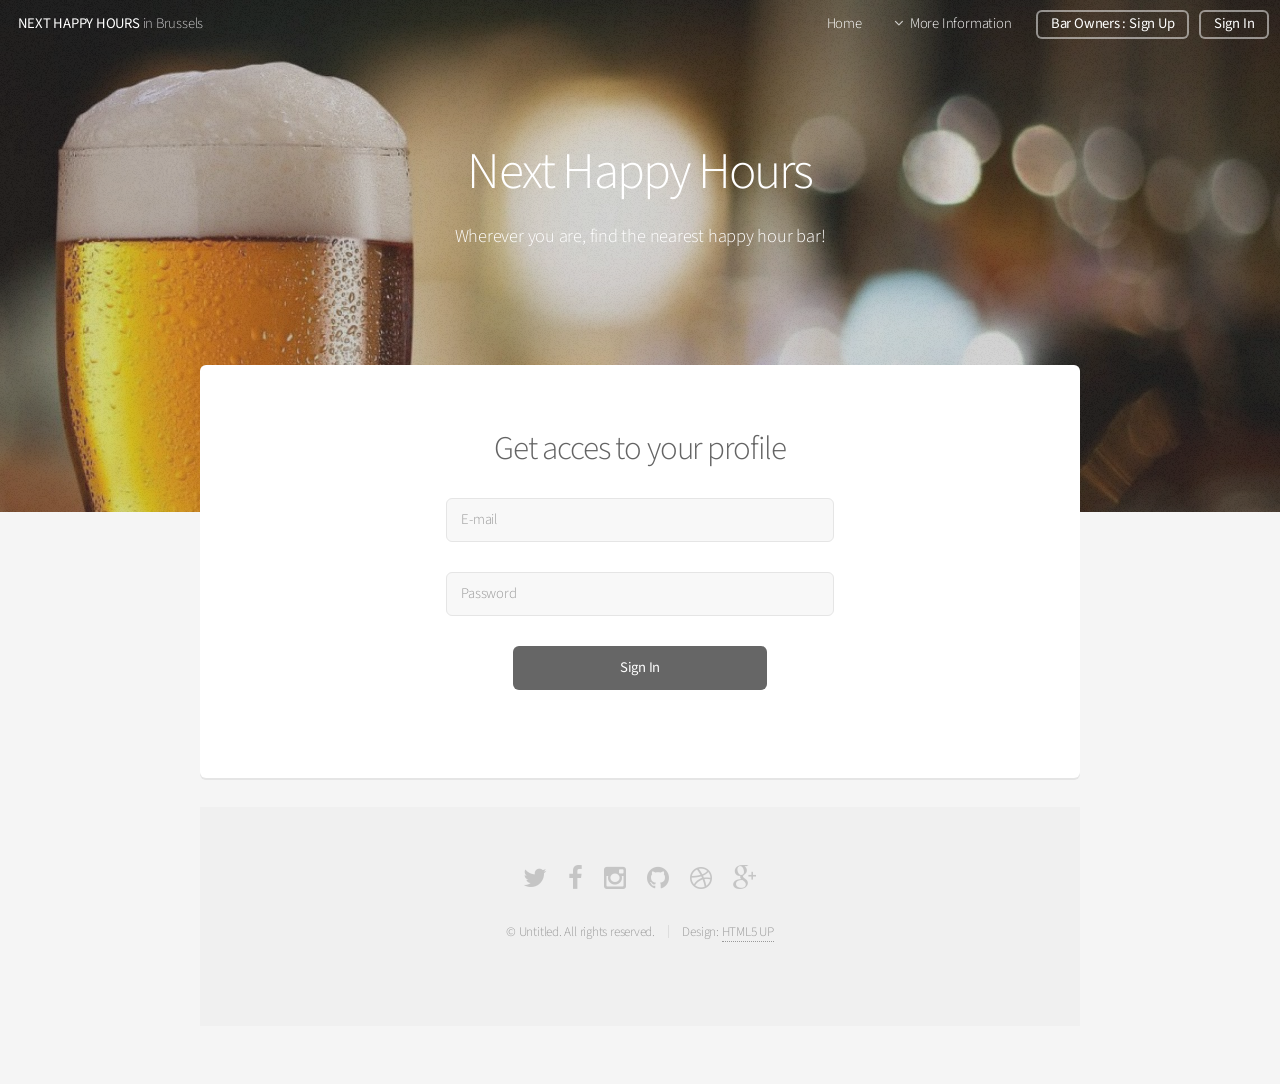
<file: login.html>
<!DOCTYPE HTML>
<!--
	Alpha by HTML5 UP
	html5up.net | @n33co
	Free for personal and commercial use under the CCA 3.0 license (html5up.net/license)
-->
<html>
	<head>
		<title>Sign In - Next Happy Hours</title>
		<meta http-equiv="content-type" content="text/html; charset=utf-8" />
		<meta name="description" content="" />
		<meta name="keywords" content="" />
		<!--[if lte IE 8]><script src="css/ie/html5shiv.js"></script><![endif]-->
		<script src="js/jquery.min.js"></script>
		<script src="js/jquery.dropotron.min.js"></script>
		<script src="js/jquery.scrollgress.min.js"></script>
		<script src="js/skel.min.js"></script>
		<script src="js/skel-layers.min.js"></script>
		<script src="js/init.js"></script>
		<noscript>
			<link rel="stylesheet" href="css/skel.css" />
			<link rel="stylesheet" href="css/style.css" />
			<link rel="stylesheet" href="css/style-wide.css" />
		</noscript>
		<!--[if lte IE 8]><link rel="stylesheet" href="css/ie/v8.css" /><![endif]-->
	</head>
	<body class="landing">

		<!-- Header -->
			<header id="header" class="alt">
				<h1><a href="index.html">NEXT HAPPY HOURS</a> in Brussels </h1>
				<nav id="nav">
					<ul>
						<li><a href="index.html">Home</a></li>
						<li>
							<a href="" class="icon fa-angle-down">More Information</a>
							<ul>
								<li><a href="nexthh.html">The Concept</a></li>
								<li><a href="about.html">About Us</a></li>
								<li><a href="contact.html">Contact</a></li>
								<!--<li><a href="elements.html">coucou</a></li>-->
							</ul>
						</li>
						<li><a href="SignupPage.html" class="button">Bar Owners : Sign Up</a></li>
						<li><a href="login.html" class="button">Sign In</a></li>

					</ul>
				</nav>
			</header>

		<!-- Banner -->
			<section id="banner">
				<h2>Next Happy Hours</h2>
				<p>Wherever you are, find the nearest happy hour bar!</p>
				<!--<ul class="actions">
					<li><a href="#" class="button special">Sign Up</a></li>
					<li><a href="#" class="button">Learn More</a></li>
				</ul>-->

			</section>

		<!-- Main -->
			<section id="main" class="container">

				<section class="box special">
					<header class="major">
						<h2>Get acces to your profile</h2>	<br>
						<form method="post" action="#">
							<div class="row uniform 50%">
								<div class="3u 12u(mobilep)">
									
								</div>
								<div class="6u 12u(mobilep)">
									<input type="email" name="logemail" id="logemail" value="" placeholder="E-mail" />
								</div>
								<div class="3u 12u(mobilep)">
									
								</div>
							</div>

						</form>	

						<form method="post" action="#">
							<div class="row uniform 50%">
								<div class="3u 12u(mobilep)">
									
								</div>
								<div class="6u 12u(mobilep)">
									<input type="password" name="password" id="password" value="" placeholder="Password" />
								</div>
								<div class="3u 12u(mobilep)">
									
								</div>
							</div>
						</form>	

						<form method="post" action="profile.html">
							<div class="row uniform 50%">
								<div class="4u 12u(mobilep)">
									
								</div>
								<div class="4u 12u(mobilep)">
									<input type="submit" value="Sign In" class="fit" />
								</div>	
								<div class="4u 12u(mobilep)">
									
								</div>
							</div>
						</form>	
								
						
					</header>
				</section>

					

				


		<!-- Footer -->
			<footer id="footer">
				<ul class="icons">
					<li><a href="#" class="icon fa-twitter"><span class="label">Twitter</span></a></li>
					<li><a href="#" class="icon fa-facebook"><span class="label">Facebook</span></a></li>
					<li><a href="#" class="icon fa-instagram"><span class="label">Instagram</span></a></li>
					<li><a href="#" class="icon fa-github"><span class="label">Github</span></a></li>
					<li><a href="#" class="icon fa-dribbble"><span class="label">Dribbble</span></a></li>
					<li><a href="#" class="icon fa-google-plus"><span class="label">Google+</span></a></li>
				</ul>
				<ul class="copyright">
					<li>&copy; Untitled. All rights reserved.</li><li>Design: <a href="http://html5up.net">HTML5 UP</a></li>
				</ul>
			</footer>

	</body>
</html>
</file>
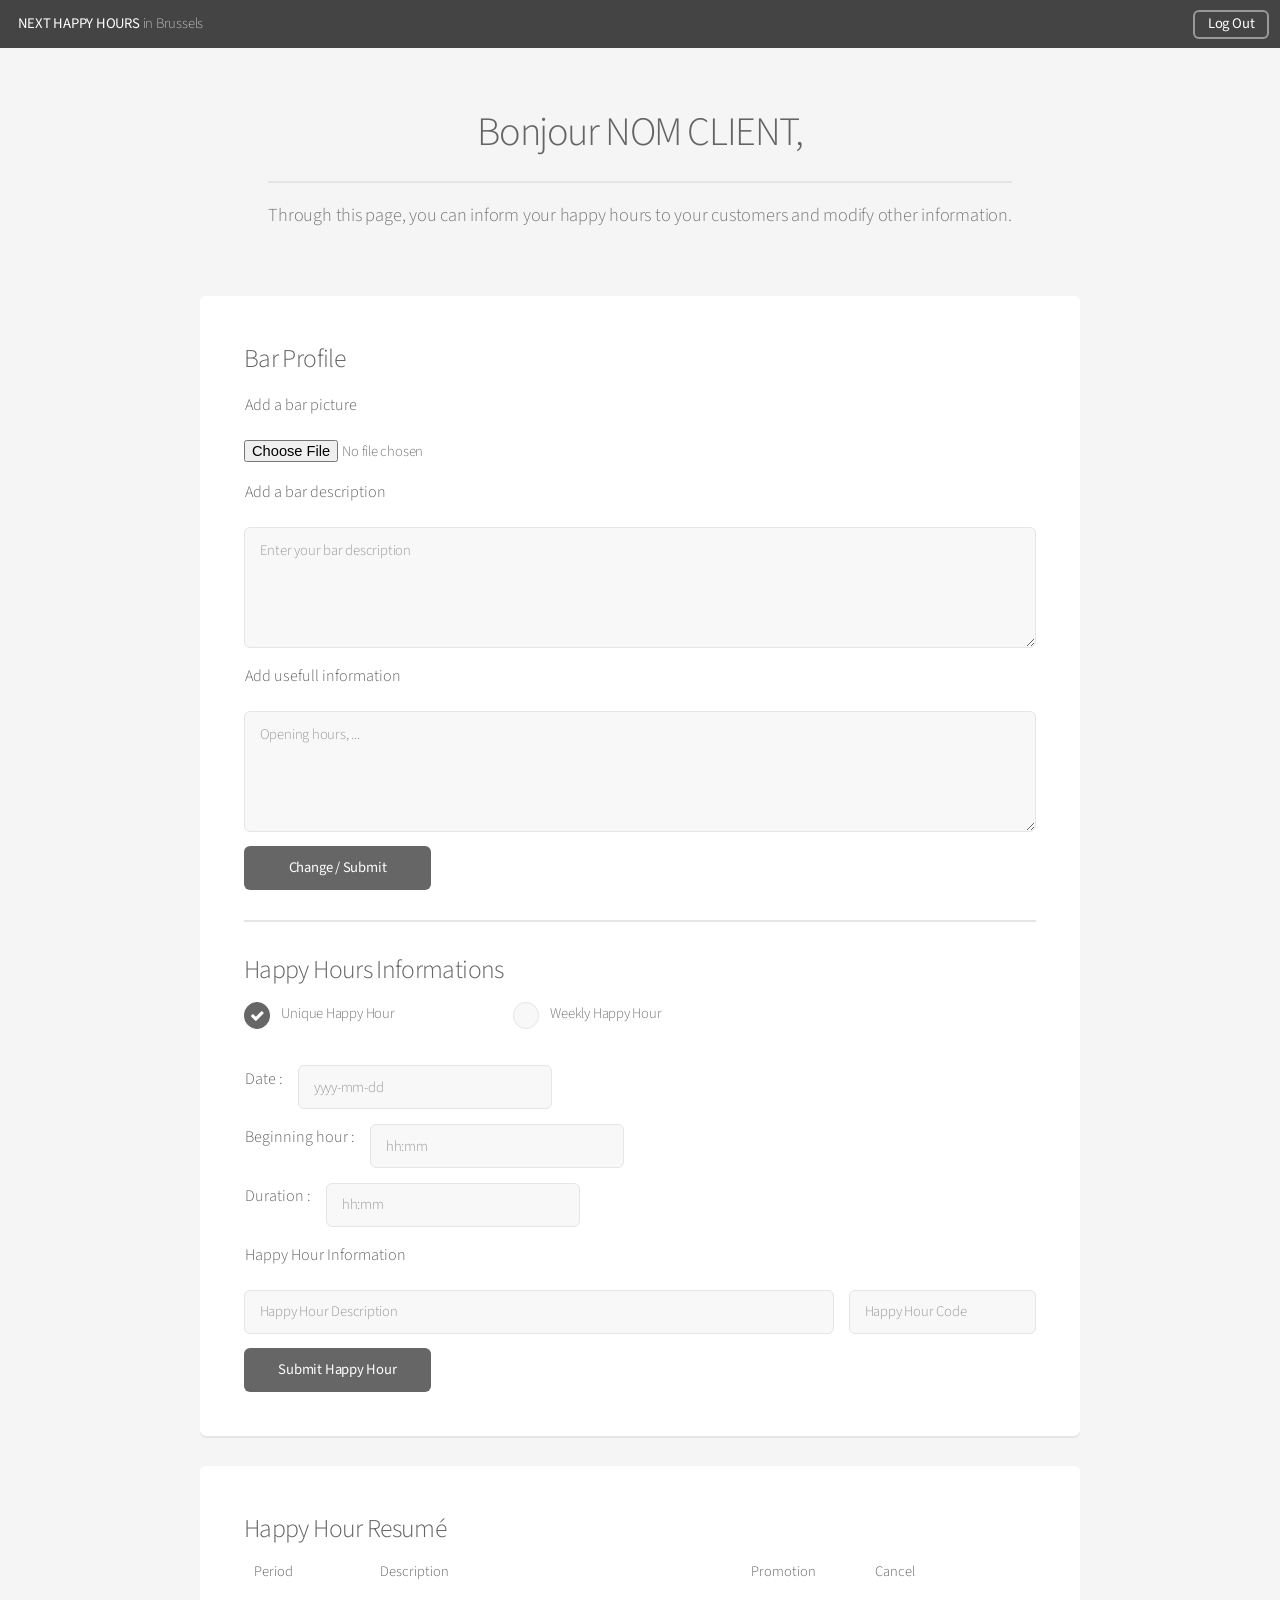
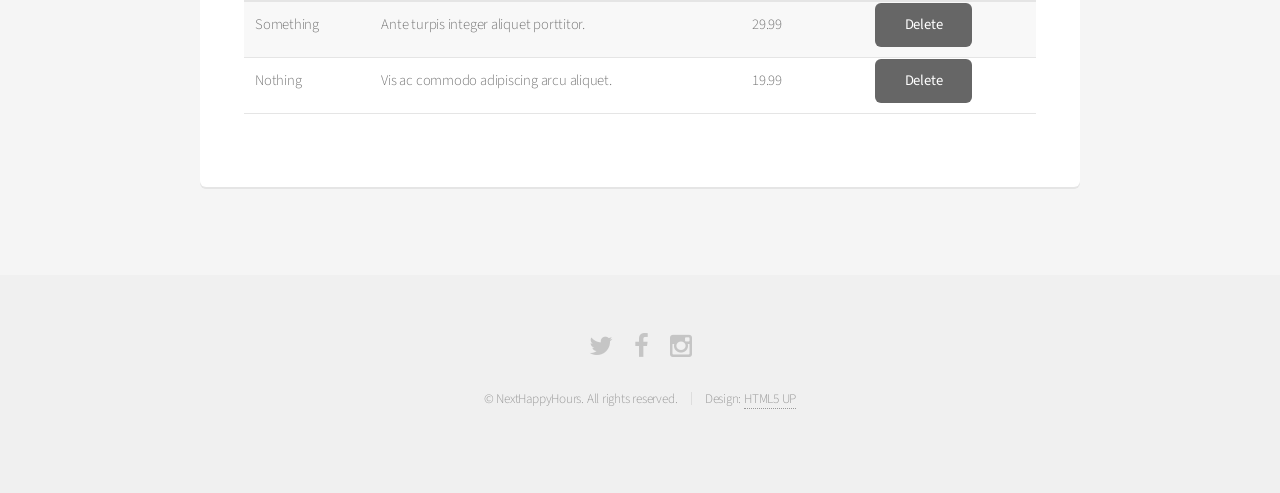
<file: profile.html>
<!DOCTYPE HTML>
<!--
	Alpha by HTML5 UP
	html5up.net | @n33co
	Free for personal and commercial use under the CCA 3.0 license (html5up.net/license)
-->
<html>
	<head>
		<title>NOM PROFIL CLIENT - Next Happy Hours</title>
		<meta http-equiv="content-type" content="text/html; charset=utf-8" />
		<meta name="description" content="" />
		<meta name="keywords" content="" />
		<!--[if lte IE 8]><script src="css/ie/html5shiv.js"></script><![endif]-->
		<script src="js/jquery.min.js"></script>
		<script src="js/jquery.dropotron.min.js"></script>
		<script src="js/jquery.scrollgress.min.js"></script>
		<script src="js/skel.min.js"></script>
		<script src="js/skel-layers.min.js"></script>
		<script src="js/init.js"></script>
		<noscript>
			<link rel="stylesheet" href="css/skel.css" />
			<link rel="stylesheet" href="css/style.css" />
			<link rel="stylesheet" href="css/style-wide.css" />
		</noscript>
		<!--[if lte IE 8]><link rel="stylesheet" href="css/ie/v8.css" /><![endif]-->
	</head>
	<body>

		<!-- Header -->
			<header id="header" class="skel-layers-fixed">
				<h1><a href="index.html">NEXT HAPPY HOURS</a> in Brussels</h1>
				<nav id="nav">
					<ul>
						
						<li><a href="index.html" class="button">Log Out</a></li>
					</ul>
				</nav>
			</header>

		<!-- Main -->
			<section id="main" class="container">
				<header>
					<h2>Bonjour NOM CLIENT,</h2>
					<p>Through this page, you can inform your happy hours to your customers and modify other information.</p>
				</header>

				<!-- <form method="post" action="#">
						<div class="row uniform 50%">
							<div class="6u 12u(mobilep)">
								<input type="file" name="name" id="name" value="" placeholder="Name" />
							</div>
						</div>
				</form> -->
				<div class="box">
					<!-- <span class="image featured"><img src="images/pic01.jpg" alt="" /></span> -->


					<h3> Bar Profile </h3>

					<form method="post" action="#">
						<div class="row uniform 50%">
							<h4> Add a bar picture </h4>
							<div class="12u 12u(mobilep)">
								<input type="file" name="name" id="name" value="" placeholder="Name" />
							</div>

							<h4> Add a bar description </h4>
							
							<div class="12u">
								<textarea name="message" id="message" placeholder="Enter your bar description" rows="4"></textarea>
							</div>

							<h4> Add usefull information </h4>
							
							<div class="12u">
								<textarea name="message" id="message" placeholder="Opening hours, ..." rows="4"></textarea>
							</div>
							<div class="3u 12u(mobilep)">
								<input type="submit" value="Change / Submit" class="fit" />
							</div>
						</div>
						<hr/>
						<h3>Happy Hours Informations </h3>
						<div class="row uniform 50%">
							<div class="4u 12u(narrower)">
								<input type="radio" id="priority-low" name="priority" checked>
								<label for="priority-low">Unique Happy Hour</label>
							</div>
							<div class="4u 12u(narrower)">
								<input type="radio" id="priority-normal" name="priority">
								<label for="priority-normal">Weekly Happy Hour</label>
							</div>
						</div>
						<div class="row uniform 50%">
							<br/>
							<h4> Date : </h4>
							<div class="4u 12u(mobilep)">
								<input type="text" name="Day"placeholder="yyyy-mm-dd">
							</div>
						</div>
						<div class="row uniform 50%">
							<h4> Beginning hour : </h4>
							<div class="4u 12u(mobilep)">
								<input type="text" name="Hour"placeholder="hh:mm">
							</div>
						</div>
						<div class="row uniform 50%">
							<h4>  Duration : </h4>
							<div class="4u 12u(mobilep)">
								<input type="text" name="Hour" placeholder="hh:mm">
							</div>
						</div>
						<div class="row uniform 50%">
							<h4> Happy Hour Information </h4> <br><br>
							<div class="9u 12u(mobilep)">
								<input type="text" name="HappyHourdescription" id="HappyHourdescription" placeholder="Happy Hour Description"></textarea>
							</div>
							<div class="3u 12u(mobilep)">
								<input type="text" name="HappyHourCode" id="HappyHourCode" placeholder="Happy Hour Code"></textarea>
							</div>
							<div class="3u 12u(mobilep)">
								<input type="submit" value="Submit Happy Hour" class="fit" />
							</div>


						</div>

					</form>
				</div>
				<div class="box">
				<h3> Happy Hour Resumé </h3>
				<div class="table-wrapper">
									<table>
										<thead>
											<tr>
												<th><h4>Period</h4></th>
												<th><h4>Description</h4></th>
												<th><h4>Promotion</h4></th>
												<th><h4>Cancel </h4></th>
											</tr>
										</thead>
										<tbody>
											<tr>
												<td>Something</td>
												<td>Ante turpis integer aliquet porttitor.</td>
												<td>29.99</td>
												<th><input type="submit" value="Delete" /></th>
											</tr>
											<tr>
												<td>Nothing</td>
												<td>Vis ac commodo adipiscing arcu aliquet.</td>
												<td>19.99</td>
												<th><input type="submit" value="Delete" /></th>
											</tr>
										</tbody>
									</table>
								</div>

				</div>

			</section>

		<!-- Footer -->
			<footer id="footer">
				<ul class="icons">
					<li><a href="#" class="icon fa-twitter"><span class="label">Twitter</span></a></li>
					<li><a href="#" class="icon fa-facebook"><span class="label">Facebook</span></a></li>
					<li><a href="#" class="icon fa-instagram"><span class="label">Instagram</span></a></li>
					
				</ul>
				<ul class="copyright">
					<li>&copy; NextHappyHours. All rights reserved.</li><li>Design: <a href="http://html5up.net">HTML5 UP</a></li>
				</ul>
			</footer>

	</body>
</html>
</file>
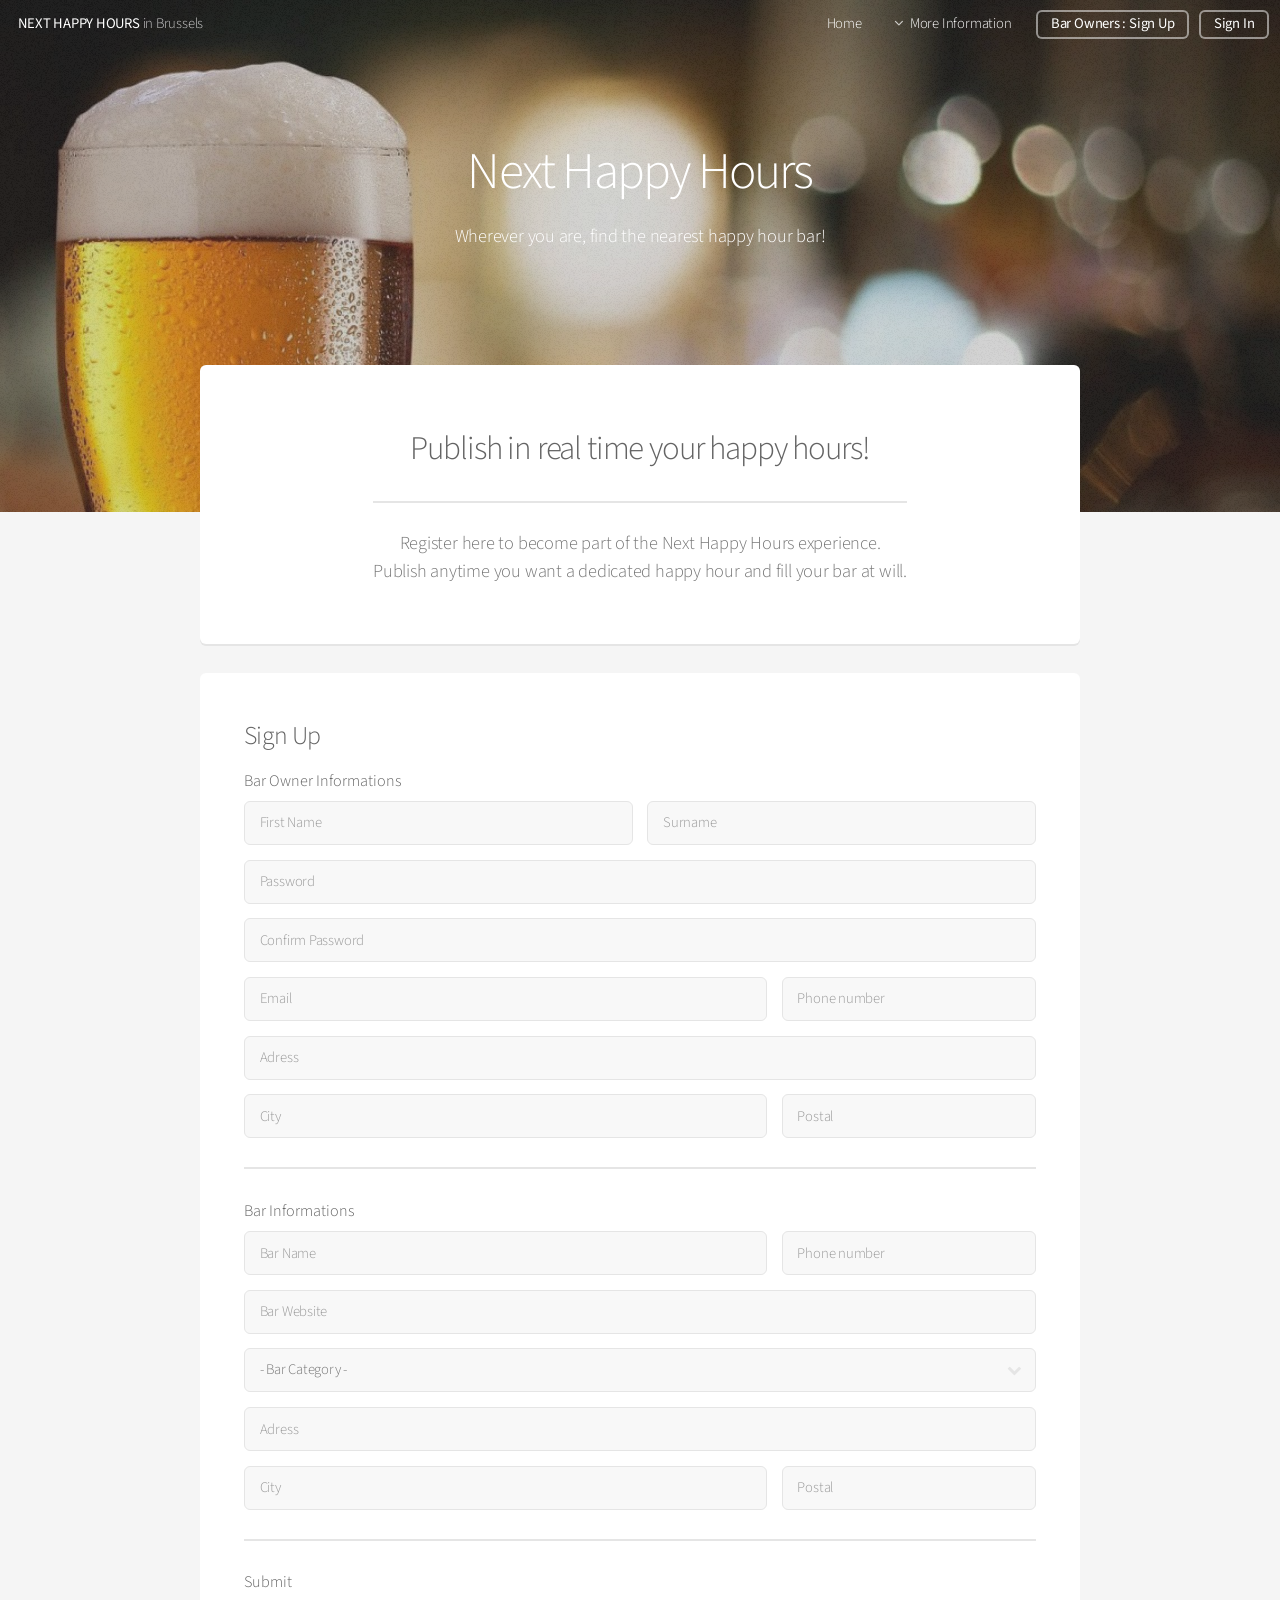
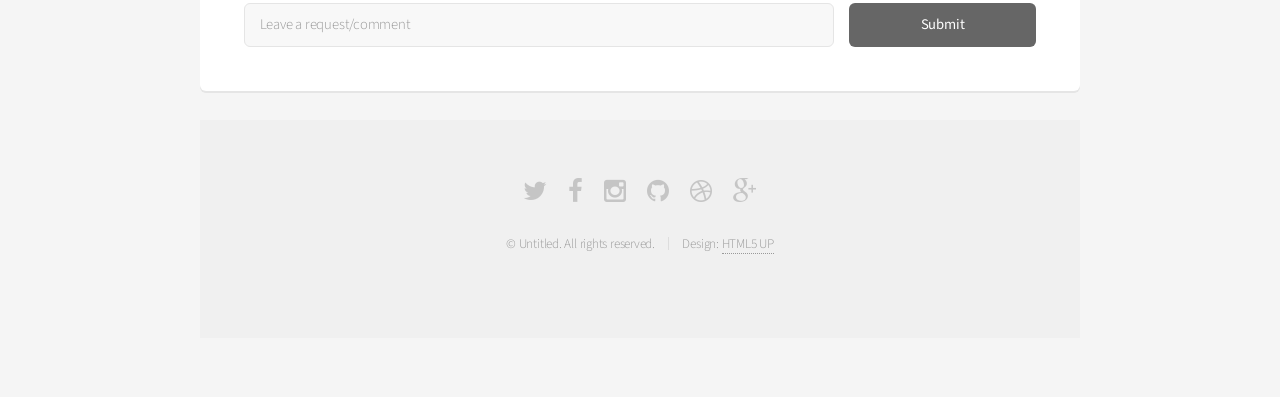
<file: SignupPage.html>
<!DOCTYPE HTML>
<!--
	Alpha by HTML5 UP
	html5up.net | @n33co
	Free for personal and commercial use under the CCA 3.0 license (html5up.net/license)
-->
<html>
	<head>
		<title>Sign Up - Next Happy Hours</title>
		<meta http-equiv="content-type" content="text/html; charset=utf-8" />
		<meta name="description" content="" />
		<meta name="keywords" content="" />
		<!--[if lte IE 8]><script src="css/ie/html5shiv.js"></script><![endif]-->
		<script src="js/jquery.min.js"></script>
		<script src="js/jquery.dropotron.min.js"></script>
		<script src="js/jquery.scrollgress.min.js"></script>
		<script src="js/skel.min.js"></script>
		<script src="js/skel-layers.min.js"></script>
		<script src="js/init.js"></script>
		<noscript>
			<link rel="stylesheet" href="css/skel.css" />
			<link rel="stylesheet" href="css/style.css" />
			<link rel="stylesheet" href="css/style-wide.css" />
		</noscript>
		<!--[if lte IE 8]><link rel="stylesheet" href="css/ie/v8.css" /><![endif]-->
	</head>
	<body class="landing">

		<!-- Header -->
			<header id="header" class="alt">
				<h1><a href="index.html">NEXT HAPPY HOURS</a> in Brussels </h1>
				<nav id="nav">
					<ul>
						<li><a href="index.html">Home</a></li>
						<li>
							<a href="" class="icon fa-angle-down">More Information</a>
							<ul>
								<li><a href="nexthh.html">The Concept</a></li>
								<li><a href="about.html">About Us</a></li>
								<li><a href="contact.html">Contact</a></li>
								<!--<li><a href="elements.html">coucou</a></li>-->
							</ul>
						</li>
						<li><a href="SignupPage.html" class="button">Bar Owners : Sign Up</a></li>
						<li><a href="login.html" class="button">Sign In</a></li>

					</ul>
				</nav>
			</header>

		<!-- Banner -->
			<section id="banner">
				<h2>Next Happy Hours</h2>
				<p>Wherever you are, find the nearest happy hour bar!</p>
				<!--<ul class="actions">
					<li><a href="#" class="button special">Sign Up</a></li>
					<li><a href="#" class="button">Learn More</a></li>
				</ul>-->

			</section>

		<!-- Main -->
			<section id="main" class="container">

				<section class="box special">
					<header class="major">
						<h2>Publish in real time your happy hours!</h2>					
						<p>Register here to become part of the Next Happy Hours experience. <br> Publish anytime you want a dedicated happy hour and fill your bar at will.
					</header>
				</section>

					<section class="box">
								<h3>Sign Up</h3>
								<h4> Bar Owner Informations </h4>

								<form method="post" action="#">
									<div class="row uniform 50%">
										<div class="6u 12u(mobilep)">
											<input type="text" name="firstname" id="fisrtname" value="" placeholder="First Name" />
										</div>
										<div class="6u 12u(mobilep)">
											<input type="text" name="surname" id="surname" value="" placeholder="Surname" />
										</div>
										<div class="12u 12u(mobilep)">
											<input type="password" name="password1" id="password1" value="" placeholder="Password" />
										</div>
										<div class="12u 12u(mobilep)">
											<input type="password" name="password1" id="password2" value="" placeholder="Confirm Password" />
										</div>
										<div class="8u 12u(mobilep)">
											<input type="email" name="email" id="email" value="" placeholder="Email" />
										</div>
										<div class="4u 12u(mobilep)">
											<input type="text" name="phone" id="phone" value="" placeholder="Phone number" />
										</div>
										<div class="12u 12u(mobilep)">
											<input type="text" name="adress" id="adress" placeholder="Adress" rows="6"></textarea>
										</div>
										<div class="8u 12u(mobilep)">
											<input type="text" name="city" id="city" value="" placeholder="City" />
										</div>
										<div class="4u 12u(mobilep)">
											<input type="text" name="postal" id="postal" value="" placeholder="Postal" />
										</div>
									</div>
									</div>
								
								<hr />

								<h4> Bar Informations</h4>

									<div class="row uniform 50%">
										<div class="8u 12u(mobilep)">
											<input type="text" name="barname" id="barname" value="" placeholder="Bar Name" />
										</div>
										<div class="4u 12u(mobilep)">
											<input type="text" name="phone" id="phone" value="" placeholder="Phone number" />
										</div>
										<div class="12u 12u(mobilep)">
											<input type="text" name="website" id="website" value="" placeholder="Bar Website" />
										</div>
										<div class="12u">
											<div class="select-wrapper">
												<select name="category" id="category">
													<option value="">- Bar Category -</option>
													<option value="1">Cocktail Bar</option>
													<option value="2">Wine Bar</option>
													<option value="3">Special Beer Bar</option>
													<option value="4">Classical Bar</option>
												</select>
											</div>
										</div>

										<div class="12u 12u(mobilep)">
											<input type="text" name="baradress" id="baradress" placeholder="Adress" rows="6"></textarea>
										</div>
										<div class="8u 12u(mobilep)">
											<input type="text" name="barcity" id="barcity" value="" placeholder="City" />
										</div>
										<div class="4u 12u(mobilep)">
											<input type="text" name="barpostal" id="barpostal" value="" placeholder="Postal" />
										</div>
									</div>
								<!-- </form> -->

<!-- 
									<div class="row uniform 50%">
										<div class="4u 12u(narrower)">
											<input type="radio" id="priority-low" name="priority" checked>
											<label for="priority-low">Low Priority</label>
										</div>
										<div class="4u 12u(narrower)">
											<input type="radio" id="priority-normal" name="priority">
											<label for="priority-normal">Normal Priority</label>
										</div>
										<div class="4u 12u(narrower)">
											<input type="radio" id="priority-high" name="priority">
											<label for="priority-high">High Priority</label>
										</div>
									</div>
									<div class="row uniform 50%">
										<div class="6u 12u(narrower)">
											<input type="checkbox" id="copy" name="copy">
											<label for="copy">Email me a copy of this message</label>
										</div>
										<div class="6u 12u(narrower)">
											<input type="checkbox" id="human" name="human" checked>
											<label for="human">I am a human and not a robot</label>
										</div>
									</div>  -->
									
									
								

								<hr />


								<h4>Submit</h4>
<!-- 								<form method="post" action="#">
 -->									<div class="row uniform 50%">
										<div class="9u 12u(mobilep)">
											<input type="text" name="comment" id="comment" value="" placeholder="Leave a request/comment" />
										</div>
										<div class="3u 12u(mobilep)">
											<input type="submit" value="Submit" class="fit" />
										</div>
									</div>
								</form>
							</section>

				


		<!-- Footer -->
			<footer id="footer">
				<ul class="icons">
					<li><a href="#" class="icon fa-twitter"><span class="label">Twitter</span></a></li>
					<li><a href="#" class="icon fa-facebook"><span class="label">Facebook</span></a></li>
					<li><a href="#" class="icon fa-instagram"><span class="label">Instagram</span></a></li>
					<li><a href="#" class="icon fa-github"><span class="label">Github</span></a></li>
					<li><a href="#" class="icon fa-dribbble"><span class="label">Dribbble</span></a></li>
					<li><a href="#" class="icon fa-google-plus"><span class="label">Google+</span></a></li>
				</ul>
				<ul class="copyright">
					<li>&copy; Untitled. All rights reserved.</li><li>Design: <a href="http://html5up.net">HTML5 UP</a></li>
				</ul>
			</footer>

	</body>
</html>
</file>
<file: css/skel.css>
/* Resets (http://meyerweb.com/eric/tools/css/reset/ | v2.0 | 20110126 | License: none (public domain)) */

	html,body,div,span,applet,object,iframe,h1,h2,h3,h4,h5,h6,p,blockquote,pre,a,abbr,acronym,address,big,cite,code,del,dfn,em,img,ins,kbd,q,s,samp,small,strike,strong,sub,sup,tt,var,b,u,i,center,dl,dt,dd,ol,ul,li,fieldset,form,label,legend,table,caption,tbody,tfoot,thead,tr,th,td,article,aside,canvas,details,embed,figure,figcaption,footer,header,hgroup,menu,nav,output,ruby,section,summary,time,mark,audio,video{margin:0;padding:0;border:0;font-size:100%;font:inherit;vertical-align:baseline;}article,aside,details,figcaption,figure,footer,header,hgroup,menu,nav,section{display:block;}body{line-height:1;}ol,ul{list-style:none;}blockquote,q{quotes:none;}blockquote:before,blockquote:after,q:before,q:after{content:'';content:none;}table{border-collapse:collapse;border-spacing:0;}body{-webkit-text-size-adjust:none}

/* Box Model */

	*, *:before, *:after {
		-moz-box-sizing: border-box;
		-webkit-box-sizing: border-box;
		box-sizing: border-box;
	}

/* Container */

	.container {
		margin-left: auto;
		margin-right: auto;

		/* width: (containers) */
		width: 60em;
	}

	/* Modifiers */

		/* 125% */
			.container.\31 25\25 {
				width: 100%;

				/* max-width: (containers * 1.25) */
				max-width: 75em;

				/* min-width: (containers) */
				min-width: 60em;
			}

		/* 75% */
			.container.\37 5\25 {

				/* width: (containers * 0.75) */
				width: 45em;

			}

		/* 50% */
			.container.\35 0\25 {

				/* width: (containers * 0.50) */
				width: 30em;

			}

		/* 25% */
			.container.\32 5\25 {

				/* width: (containers * 0.25) */
				width: 15em;

			}

/* Grid */

	.row {
		border-bottom: solid 1px transparent;
	}

	.row > * {
		float: left;
	}

	.row:after, .row:before {
		content: '';
		display: block;
		clear: both;
		height: 0;
	}

	.row.uniform > * > :first-child {
		margin-top: 0;
	}

	.row.uniform > * > :last-child {
		margin-bottom: 0;
	}

	/* Gutters */

		/* Normal */

			.row > * {
				/* padding: (gutters.horizontal) 0 0 (gutters.vertical) */
				padding: 0 0 0 2em;
			}

			.row {
				/* margin: -(gutters.horizontal) 0 -1px -(gutters.vertical) */
				margin: 0 0 -1px -2em;
			}

			.row.uniform > * {
				/* padding: (gutters.vertical) 0 0 (gutters.vertical) */
				padding: 2em 0 0 2em;
			}

			.row.uniform {
				/* margin: -(gutters.vertical) 0 -1px -(gutters.vertical) */
				margin: -2em 0 -1px -2em;
			}

		/* 200% */

			.row.\32 00\25 > * {
				/* padding: (gutters.horizontal) 0 0 (gutters.vertical) */
				padding: 0 0 0 4em;
			}

			.row.\32 00\25 {
				/* margin: -(gutters.horizontal) 0 -1px -(gutters.vertical) */
				margin: 0 0 -1px -4em;
			}

			.row.uniform.\32 00\25 > * {
				/* padding: (gutters.vertical) 0 0 (gutters.vertical) */
				padding: 4em 0 0 4em;
			}

			.row.uniform.\32 00\25 {
				/* margin: -(gutters.vertical) 0 -1px -(gutters.vertical) */
				margin: -4em 0 -1px -4em;
			}

		/* 150% */

			.row.\31 50\25 > * {
				/* padding: (gutters.horizontal) 0 0 (gutters.vertical) */
				padding: 0 0 0 1.5em;
			}

			.row.\31 50\25 {
				/* margin: -(gutters.horizontal) 0 -1px -(gutters.vertical) */
				margin: 0 0 -1px -1.5em;
			}

			.row.uniform.\31 50\25 > * {
				/* padding: (gutters.vertical) 0 0 (gutters.vertical) */
				padding: 1.5em 0 0 1.5em;
			}

			.row.uniform.\31 50\25 {
				/* margin: -(gutters.vertical) 0 -1px -(gutters.vertical) */
				margin: -1.5em 0 -1px -1.5em;
			}

		/* 50% */

			.row.\35 0\25 > * {
				/* padding: (gutters.horizontal) 0 0 (gutters.vertical) */
				padding: 0 0 0 1em;
			}

			.row.\35 0\25 {
				/* margin: -(gutters.horizontal) 0 -1px -(gutters.vertical) */
				margin: 0 0 -1px -1em;
			}

			.row.uniform.\35 0\25 > * {
				/* padding: (gutters.vertical) 0 0 (gutters.vertical) */
				padding: 1em 0 0 1em;
			}

			.row.uniform.\35 0\25 {
				/* margin: -(gutters.vertical) 0 -1px -(gutters.vertical) */
				margin: -1em 0 -1px -1em;
			}

		/* 25% */

			.row.\32 5\25 > * {
				/* padding: (gutters.horizontal) 0 0 (gutters.vertical) */
				padding: 0 0 0 0.5em;
			}

			.row.\32 5\25 {
				/* margin: -(gutters.horizontal) 0 -1px -(gutters.vertical) */
				margin: 0 0 -1px -0.5em;
			}

			.row.uniform.\32 5\25 > * {
				/* padding: (gutters.vertical) 0 0 (gutters.vertical) */
				padding: 0.5em 0 0 0.5em;
			}

			.row.uniform.\32 5\25 {
				/* margin: -(gutters.vertical) 0 -1px -(gutters.vertical) */
				margin: -0.5em 0 -1px -0.5em;
			}

		/* 0% */

			.row.\30 \25 > * {
				padding: 0;
			}

			.row.\30 \25 {
				margin: 0 0 -1px 0;
			}

	/* Cells */

		.\31 2u, .\31 2u\24 { width: 100%; clear: none; margin-left: 0; }
		.\31 1u, .\31 1u\24 { width: 91.6666666667%; clear: none; margin-left: 0; }
		.\31 0u, .\31 0u\24 { width: 83.3333333333%; clear: none; margin-left: 0; }
		.\39 u, .\39 u\24 { width: 75%; clear: none; margin-left: 0; }
		.\38 u, .\38 u\24 { width: 66.6666666667%; clear: none; margin-left: 0; }
		.\37 u, .\37 u\24 { width: 58.3333333333%; clear: none; margin-left: 0; }
		.\36 u, .\36 u\24 { width: 50%; clear: none; margin-left: 0; }
		.\35 u, .\35 u\24 { width: 41.6666666667%; clear: none; margin-left: 0; }
		.\34 u, .\34 u\24 { width: 33.3333333333%; clear: none; margin-left: 0; }
		.\33 u, .\33 u\24 { width: 25%; clear: none; margin-left: 0; }
		.\32 u, .\32 u\24 { width: 16.6666666667%; clear: none; margin-left: 0; }
		.\31 u, .\31 u\24 { width: 8.3333333333%; clear: none; margin-left: 0; }

		.\31 2u\24 + *,
		.\31 1u\24 + *,
		.\31 0u\24 + *,
		.\39 u\24 + *,
		.\38 u\24 + *,
		.\37 u\24 + *,
		.\36 u\24 + *,
		.\35 u\24 + *,
		.\34 u\24 + *,
		.\33 u\24 + *,
		.\32 u\24 + *,
		.\31 u\24 + * {
			clear: left;
		}

		.\-11u { margin-left: 91.6666666667% }
		.\-10u { margin-left: 83.3333333333% }
		.\-9u { margin-left: 75% }
		.\-8u { margin-left: 66.6666666667% }
		.\-7u { margin-left: 58.3333333333% }
		.\-6u { margin-left: 50% }
		.\-5u { margin-left: 41.6666666667% }
		.\-4u { margin-left: 33.3333333333% }
		.\-3u { margin-left: 25% }
		.\-2u { margin-left: 16.6666666667% }
		.\-1u { margin-left: 8.3333333333% }
</file>
<file: css/style-wide.css>
/*
	Alpha by HTML5 UP
	html5up.net | @n33co
	Free for personal and commercial use under the CCA 3.0 license (html5up.net/license)
*/

/* Basic */

	body, input, select, textarea {
		font-size: 13pt;
	}

/* Banner */

	#banner {
		padding: 10em 0 18em 0;
	}
</file>
<file: css/ie/v8.css>
/*
	Alpha by HTML5 UP
	html5up.net | @n33co
	Free for personal and commercial use under the CCA 3.0 license (html5up.net/license)
*/

/* Basic */

	pre, code {
		position: relative;
		-ms-behavior: url("css/ie/PIE.htc");
	}

/* Form */

	input[type="text"],
	input[type="password"],
	input[type="email"],
	select,
	textarea {
		position: relative;
		-ms-behavior: url("css/ie/PIE.htc");
		line-height: 3em;
	}

	input[type="checkbox"],
	input[type="radio"] {
		opacity: 1;
		z-index: auto;
	}

		input[type="checkbox"] + label:before,
		input[type="radio"] + label:before {
			display: none;
		}

/* Button */

	input[type="submit"],
	input[type="reset"],
	input[type="button"],
	.button {
		position: relative;
		-ms-behavior: url("css/ie/PIE.htc");
	}

		input[type="submit"].alt,
		input[type="reset"].alt,
		input[type="button"].alt,
		.button.alt {
			border: solid 2px #e5e5e5;
		}

/* Box */

	.box {
		position: relative;
		-ms-behavior: url("css/ie/PIE.htc");
	}

		.box .image.featured {
			margin: 2em 0;
			width: 100%;
		}

/* Icon */

	.icon.major {
		position: relative;
		-ms-behavior: url("css/ie/PIE.htc");
	}

/* Image */

	.image {
		position: relative;
		-ms-behavior: url("css/ie/PIE.htc");
	}

		.image img {
			position: relative;
			-ms-behavior: url("css/ie/PIE.htc");
		}

/* Header */

	#header nav > ul > li a {
		color: #fff;
		display: inline-block;
		text-decoration: none;
		border: 0;
	}

		#header nav > ul > li a.icon:before {
			color: #fff;
			margin-right: 0.5em;
		}

	#header.alt {
		color: #fff;
	}

		#header.alt nav > ul > li a:not(.button).icon:before {
			color: rgba(255, 255, 255, 0.75);
		}

		#header.alt nav > ul > li.active a:not(.button) {
			background-color: rgba(255, 255, 255, 0.2);
		}

	.dropotron {
		border: solid 1px #e5e5e5;
	}

		.dropotron.level-0 {
			margin-top: 0;
		}

			.dropotron.level-0:before {
				display: none;
			}

/* Banner */

	#banner {
		background-attachment: scroll;
		background-image: url("../../images/banner.jpg");
		background-position: auto;
		background-repeat: no-repeat;
		background-size: cover;
		-ms-behavior: url("css/ie/backgroundsize.min.htc");
	}

		#banner input[type="submit"],
		#banner input[type="reset"],
		#banner input[type="button"],
		#banner .button {
			border: solid 2px #fff;
		}

/* Main */

	#main {
		position: relative;
		z-index: 1;
	}

/* CTA */

	#cta input[type="text"],
	#cta input[type="password"],
	#cta input[type="email"],
	#cta select,
	#cta textarea {
		background: #e89980;
		border: solid 2px #fff;
	}

	#cta .formerize-placeholder {
		color: #fff !important;
	}
</file>
<file: squadfree-2/css/style.css>
/* ==== Google font ==== */
@import url('http://fonts.googleapis.com/css?family=Lato:100,300,400,700,900,100italic,300italic,400italic,700italic,900italic|Montserrat:700|Merriweather:400italic');


body {
    width: 100%;
    height: 100%;
    font-family: 'Lato',sans-serif;
	font-weight: 300;
    color: #666;
    background-color: #fff;
}

html {
    width: 100%;
    height: 100%;
}

h1,
h2,
h3,
h4,
h5,
h6 {
    margin: 0 0 30px;
    text-transform: uppercase;
    font-family: Montserrat,sans-serif;
    font-weight: 700;
    letter-spacing: 1px;
}

p {
    margin: 0 0 20px;
    font-size: 16px;
    line-height: 1.6em;
}

p.lead {
	font-weight: 600;
}

a {
    color: #28c3ab;
    -webkit-transition: all .2s ease-in-out;
    -moz-transition: all .2s ease-in-out;
    transition: all .2s ease-in-out;
}

a:hover,
a:focus {
    text-decoration: none;
    color: #176e61;
}

.light {
    font-weight: 400;
}

.navbar {
    margin-bottom: 0;
    border-bottom: 1px solid rgba(255,255,255,.3);
	
}

.navbar-brand {
    font-weight: 700;
}
.navbar-brand {
  height: 40px;
  padding: 5px 15px;
  font-size: 18px;
  line-height: 1em;
}

.navbar-brand h1{
	color: #fff;
  font-size: 20px;
  line-height: 40px;
}

.navbar-brand:focus {
    outline: 0;
}

.nav.navbar-nav {
    background-color: rgba(255,255,255,.4);
}

.navbar-custom.top-nav-collapse .nav.navbar-nav {
    background-color: rgba(0,0,0,0);
}


.navbar-custom ul.nav li a {
	font-size: 12px;
	letter-spacing: 1px;
    color: #444;
	text-transform: uppercase;
	font-weight: 700;
}

.navbar-custom.top-nav-collapse ul.nav li a {
	    -webkit-transition: all .2s ease-in-out;
    -moz-transition: all .2s ease-in-out;
    transition: all .2s ease-in-out;
	color: #fff;
}

.navbar-custom ul.nav ul.dropdown-menu {
	  border-radius: 0;	
}

.navbar-custom ul.nav ul.dropdown-menu li {
	border-bottom: 1px solid #f5f5f5;

}

.navbar-custom ul.nav ul.dropdown-menu li:last-child{
	border-bottom: none;
}

.navbar-custom ul.nav ul.dropdown-menu li a {
	padding: 10px 20px;
}

.navbar-custom ul.nav ul.dropdown-menu li a:hover {
	background: #fefefe;
}

.navbar-custom.top-nav-collapse ul.nav ul.dropdown-menu li a {
	color: #666;
}

.navbar-custom .nav li a {
    -webkit-transition: background .3s ease-in-out;
    -moz-transition: background .3s ease-in-out;
    transition: background .3s ease-in-out;
}

.navbar-custom .nav li a:hover,
.navbar-custom .nav li a:focus,
.navbar-custom .nav li.active {
    outline: 0;
    background-color: rgba(255,255,255,.2);
}
.navbar-custom .nav li a:hover,
.navbar-custom .nav li a:focus,
.navbar-custom .nav li.active {
    outline: 0;
    background-color: rgba(255,255,255,.2);
}

.navbar-toggle {
    padding: 4px 6px;
    font-size: 14px;
    color: #fff;
}

.navbar-toggle:focus,
.navbar-toggle:active {
    outline: 0;
}


/* loader */
#preloader {
    background: #ffffff;
    bottom: 0;
    height: 100%;
    left: 0;
    position: fixed;
    right: 0;
    top: 0;
    width: 100%;
    z-index: 999;
}


#loaderInner {
    background:#ffffff url(../img/spinner.gif) center center no-repeat;
    height: 60px;
    left: 50%;
    margin: -50px 0 0 -50px;
    position: absolute;
    top: 50%;
    width: 60px;
}

@keyframes boxSpin{
  0%{
    transform: translate(-10px, 0px);
  }
  25%{
    transform: translate(10px, 10px);
  }
  50%{
    transform: translate(10px, -10px);
  }
  75%{
    transform: translate(-10px, -10px);
  }
  100%{
    transform: translate(-10px, 10px);
  }
}


@keyframes shadowSpin{
  0%{
    box-shadow: 10px -10px #39CCCC, -10px 10px #FFDC00;
  }
  25%{
    box-shadow: 10px 10px #39CCCC, -10px -10px #FFDC00;
  }
  50%{
    box-shadow: -10px 10px #39CCCC, 10px -10px #FFDC00;
  }
  75%{
    box-shadow: -10px -10px #39CCCC, 10px 10px #FFDC00;
  }
  100%{
    box-shadow: 10px -10px #39CCCC, -10px 10px #FFDC00;
  }
}

#load {
	z-index: 9999;
  background-color: #FF4136;
  opacity: 0.75;
  width: 10px;
  height: 10px;
  position: absolute;
  top: 50%;
  margin: -5px auto 0 auto;
  left: 0;
  right: 0;
  border-radius: 0px;
  border: 5px solid #FF4136;
  box-shadow: 10px 0px #39CCCC, 10px 0px #01FF70;
  animation: shadowSpin 1s ease-in-out infinite;
}

/* misc */
hr {
  margin-top: 10px;
}

/* margins */
.marginbot-0{margin-bottom:0 !important;}
.marginbot-10{margin-bottom:10px !important;}
.marginbot-20{margin-bottom:20px !important;}
.marginbot-30{margin-bottom:30px !important;}
.marginbot-40{margin-bottom:40px !important;}
.marginbot-50{margin-bottom:50px !important;}

/* ===========================
--- General sections
============================ */

.home-section {
    padding-top: 110px;
    padding-bottom: 110px;
	display:block;
    position:relative;
    z-index:120;
}


.section-heading h2 {
	font-size: 40px;
}
.section-heading i {
	margin-bottom: 20px;
}


/* --- section bg var --- */

.bg-white {
	background: #fff;
}

.bg-gray {
	background: #f8f8f8;
}


.bg-dark {
	background: #575757;
}

/* --- section color var --- */

.text-light {
	color: #fff;
}



/* ===========================
--- Intro
============================ */

.intro {
	width:100%;
	position:relative;
	
	background: url(../img/bg1.jpg) no-repeat top center;
}

#intro.intro {
	padding:20% 0 0 0;
}

.intro .slogan {
	text-align: center;

}

.intro .page-scroll {
	text-align: center;
}

.brand-heading {
    font-size: 40px;
}

.intro-text {
    font-size: 18px;
}

.intro .slogan h2 {
	color: #FFF;
	text-shadow: none;
	font-size: 60px;
	line-height: 60px;
	font-weight: 700;
	font-family: Montserrat, sans-serif;
	background-color: rgba(0, 0, 0, 0);
	text-decoration: none;
	text-transform: uppercase;
	border-width: 0px;
	border-color: #000;
	border-style: none;
	text-shadow: -1px 0 1px #000;
}

.intro .slogan h4 {
	color: #fff;
	text-shadow: -1px 1px 1px #000;
}


/* ===========================
--- About
============================ */

.boxed-grey {
	background: #f9f9f9;
	padding: 20px;
}

.team h5 {
	margin-bottom: 10px;
}

.team p.subtitle {
	margin-bottom: 10px;
}

.avatar {
	margin-bottom: 20px;
}

.team-social {
	margin-left: 0;
	padding-left: 0;
	
}

.team-social {
	text-align: center;
}

.team-social li{
    display: inline-block;
	margin:0 !important;
	padding:0;
}


.team-social a{
	margin:0;
	padding:0;
    display: block;
	width: 40px;
    height: 40px;
    line-height: 40px;
    text-align: center;
    background: #3bbec0;
	color: #fff;
    -webkit-transition: background .3s ease-in-out;
    transition: background .3s ease-in-out;
}
.team-social a i{
	text-align: center;
	margin:0;
	padding:0;
}
.team-social .social-facebook a{background: #3873ae;}
.team-social .social-twitter a{background: #62c6f8;}
.team-social .social-dribble a{background: #d74980;}
.team-social .social-deviantart a{background: #8da356;}
.team-social .social-google a{background: #000;}
.team-social .social-vimeo a{background: #51a6d3;}
.team-social .social-facebook a:hover{background: #4893ce;}
.team-social .social-twitter a:hover{background: #82e6ff;}
.team-social .social-dribble a:hover{background: #f769a0;}
.team-social .social-deviantart a:hover{background: #adc376;}
.team-social .social-google a:hover{background: #333;}
.team-social .social-vimeo a:hover{background: #71c6f3;}


/* ===========================
--- Services
============================ */

.service-icon {
	margin-bottom: 20px;
}	



/* ===========================
--- Contact
============================ */

form#contact-form .form-group label {
	text-align: left !important;
	display: block;
	text-transform: uppercase;
	letter-spacing: 1px;
	font-size: 12px;
}
form#contact-form input,form#contact-form select,form#contact-form textarea {
	border-radius: 0;
	border: 1px solid #eee;
  -webkit-box-shadow: none;
          box-shadow:  none;
}

form#contact-form input:focus,form#contact-form select:focus,form#contact-form textarea:focus {
  -webkit-box-shadow: 0 1px 2px rgba(0, 0, 0, .05);
          box-shadow: 0 1px 2px rgba(0, 0, 0, .05);
}
.input-group-addon {
  background-color: #fefefe;
  border: 1px solid #eee;
  border-radius: 0;
}

.widget-contact {
	text-align: left;
}


.company-social {
	margin-left: 0;
	padding-left: 0;
	margin-top: 10px;
}

.company-social {
	text-align: left;
}

.company-social li{
    display: inline-block;
	margin:0 !important;
	padding:0;
}


.company-social a{
	margin:0;
	padding:0;
    display: block;
	width: 40px;
    height: 40px;
    line-height: 40px;
    text-align: center;
    background: #3bbec0;
	color: #fff;
    -webkit-transition: background .3s ease-in-out;
    transition: background .3s ease-in-out;
}
.company-social a i{
	text-align: center;
	margin:0;
	padding:0;
}
.company-social .social-facebook a{background: #3873ae;}
.company-social .social-twitter a{background: #62c6f8;}
.company-social .social-dribble a{background: #d74980;}
.company-social .social-deviantart a{background: #8da356;}
.company-social .social-google a{background: #000;}
.company-social .social-vimeo a{background: #51a6d3;}
.company-social .social-facebook a:hover{background: #4893ce;}
.company-social .social-twitter a:hover{background: #82e6ff;}
.company-social .social-dribble a:hover{background: #f769a0;}
.company-social .social-deviantart a:hover{background: #adc376;}
.company-social .social-google a:hover{background: #333;}
.company-social .social-vimeo a:hover{background: #71c6f3;}



/* ===========================
--- Footer
============================ */

footer {
	text-align: center;
	padding: 50px 0 ;
	
}

footer p {
	color: #f8f8f8;
}

/* ==========================
Parallax
============================= */

#parallax1{	
	background-image: url(../img/parallax/1.jpg);
}

#parallax1:after {	
	background-image: url([data-uri]);
	content: "";
	position: absolute;
	bottom: 0;
	left: 0;
	right: 0;
	top: 0;
	opacity: 0.7;
	z-index: -1;
}


#parallax2{	
	background-image: url(../img/parallax/2.jpg);

}

#parallax2:after  {	
	background-image: url([data-uri]);
	content: "";
	position: absolute;
	bottom: 0;
	left: 0;
	right: 0;
	top: 0;
	opacity: 0.7;
	z-index: -1;
}


/* ===========================
--- Elements
============================ */

.btn {
	border-radius: 0;
    text-transform: uppercase;
    font-family: Montserrat,sans-serif;
    font-weight: 400;
    -webkit-transition: all .3s ease-in-out;
    -moz-transition: all .3s ease-in-out;
    transition: all .3s ease-in-out;
}


.btn-circle {
    width: 70px;
    height: 70px;
    margin-top: 15px;
    padding: 7px 16px;
    border: 2px solid #fff;
    border-radius: 50%;
    font-size: 40px;
    color: #fff;
    background: 0 0;
    -webkit-transition: background .3s ease-in-out;
    -moz-transition: background .3s ease-in-out;
    transition: background .3s ease-in-out;
}

.btn-circle.btn-dark {
    border: 2px solid #666;
    color: #666;
}


.btn-circle:hover,
.btn-circle:focus {
    outline: 0;
    color: #fff;
    background: rgba(255,255,255,.1);
}

.btn-circle.btn-dark :hover,
.btn-circle.btn-dark :focus {
    outline: 0;
    color: #999;
    background: #fff;
}

.btn-circle.btn-dark :hover i,
.btn-circle.btn-dark :focus i{
    color: #999;
}

.page-scroll .btn-circle i.animated {
    -webkit-transition-property: -webkit-transform;
    -webkit-transition-duration: 1s;
    -moz-transition-property: -moz-transform;
    -moz-transition-duration: 1s;
}

.page-scroll .btn-circle:hover i.animated {
    -webkit-animation-name: pulse;
    -moz-animation-name: pulse;
    -webkit-animation-duration: 1.5s;
    -moz-animation-duration: 1.5s;
    -webkit-animation-iteration-count: infinite;
    -moz-animation-iteration-count: infinite;
    -webkit-animation-timing-function: linear;
    -moz-animation-timing-function: linear;
}

@-webkit-keyframes pulse {    
    0 {
        -webkit-transform: scale(1);
        transform: scale(1);
    }

    50% {
        -webkit-transform: scale(1.2);
        transform: scale(1.2);
    }

    100% {
        -webkit-transform: scale(1);
        transform: scale(1);
    }
}

@-moz-keyframes pulse {    
    0 {
        -moz-transform: scale(1);
        transform: scale(1);
    }

    50% {
        -moz-transform: scale(1.2);
        transform: scale(1.2);
    }

    100% {
        -moz-transform: scale(1);
        transform: scale(1);
    }
}


#text {
    color: #fff;
    background: #ffcc00;
}

#map {
	height: 500px;
}


.btn-skin:hover,
.btn-skin:focus,
.btn-skin:active,
.btn-skin.active {
  color: #fff;
  background-color: #666;
  border-color: #666;
}


.btn-default:hover,
.btn-default:focus {
    border: 1px solid #28c3ab;
    outline: 0;
    color: #000;
    background-color: #28c3ab;
}

.btn-huge {
    padding: 25px;
    font-size: 26px;
}

.banner-social-buttons {
    margin-top: 0;
}


/* Media queries */

@media(min-width:767px) {

    .navbar {
        padding: 20px 0;
        border-bottom: 0;
        letter-spacing: 1px;
        background: 0 0;
        -webkit-transition: background .5s ease-in-out,padding .5s ease-in-out;
        -moz-transition: background .5s ease-in-out,padding .5s ease-in-out;
        transition: background .5s ease-in-out,padding .5s ease-in-out;
    }

    .top-nav-collapse {
        padding: 0;
        background-color: #000;
    }

    .navbar-custom.top-nav-collapse {
        border-bottom: 1px solid rgba(255,255,255,.3);
    }
	
    .intro {
        height: 100%;
        padding: 0;
    }

    .brand-heading {
        font-size: 100px;
    }
	

    .intro-text {
        font-size: 25px;
    }


}
@media (max-width:768px) {
	
	.team.boxed-grey {
		margin-bottom: 30px;
	}
	
	.boxed-grey {
		margin-bottom: 30px;
	}

	
}

@media (max-width:480px) {

	.navbar-custom .nav.navbar-nav {
    background-color: rgba(255,255,255,.4);
	}
	
	.navbar.navbar-custom.navbar-fixed-top {
		margin-bottom: 30px;
	}
	
	.tp-banner-container {
		padding-top:40px;
	}

	.page-scroll a.btn-circle {
		width: 40px;
		height: 40px;
		margin-top: 10px;
		padding: 7px 0;
		border: 2px solid #fff;
		border-radius: 50%;
		font-size: 20px;
	}
	
}
</file>
<file: squadfree-2/color/default.css>
a,.tp-caption a.btn:hover {
	color: #67b0d1;
}
.top-nav-collapse {
	background: #67b0d1;
}

.navbar-custom ul.nav ul.dropdown-menu li a:hover {
	color: #67b0d1;
}

.owl-theme .owl-controls .owl-page.active span,
.owl-theme .owl-controls.clickable .owl-page:hover span {
    background-color: #67b0d1;
}

.widget-avatar .avatar:hover {
    border: 5px solid #67b0d1;
}

.bg-skin {
	background: #67b0d1;
}

form#contact-form input:focus,form#contact-form select:focus,form#contact-form textarea:focus {
	border-color: #67b0d1;
}

footer {
    background-color: #67b0d1;
}

.btn-skin {
  color: #fff;
  background-color: #67b0d1;
  border-color: #67b0d1;
}
</file>
<file: css/style.css>
@import url(font-awesome.min.css);
@import url("http://fonts.googleapis.com/css?family=Source+Sans+Pro:300,400,300italic,400italic");

/*
	Alpha by HTML5 UP
	html5up.net | @n33co
	Free for personal and commercial use under the CCA 3.0 license (html5up.net/license)
*/

/* Basic */

	body {
		background: #f5f5f5;
	}

	body, input, select, textarea {
		color: #777;
		font-family: "Source Sans Pro", sans-serif;
		font-size: 16pt;
		font-weight: 300;
		line-height: 1.65em;
		letter-spacing: -0.015em;
	}

	a {
		-moz-transition: color 0.2s ease-in-out, border-bottom-color 0.2s ease-in-out;
		-webkit-transition: color 0.2s ease-in-out, border-bottom-color 0.2s ease-in-out;
		-o-transition: color 0.2s ease-in-out, border-bottom-color 0.2s ease-in-out;
		-ms-transition: color 0.2s ease-in-out, border-bottom-color 0.2s ease-in-out;
		transition: color 0.2s ease-in-out, border-bottom-color 0.2s ease-in-out;
		border-bottom: dotted 1px;
		color: #e89980;
		text-decoration: none;
	}

		a:hover {
			border-bottom-color: transparent;
		}

	strong, b {
		color: #646464;
		font-weight: 400;
	}

	em, i {
		font-style: italic;
	}

	p {
		margin: 0 0 2em 0;
	}

	h1, h2, h3, h4, h5, h6 {
		color: #646464;
		font-weight: 300;
		line-height: 1em;
		margin: 0 0 0.5em 0;
	}

		h1 a, h2 a, h3 a, h4 a, h5 a, h6 a {
			color: inherit;
			text-decoration: none;
		}

	h2 {
		font-size: 2.25em;
		line-height: 1.5em;
		letter-spacing: -0.035em;
	}

	h3 {
		font-size: 1.75em;
		line-height: 1.5em;
		letter-spacing: -0.025em;
	}

	h4 {
		font-size: 1.1em;
		line-height: 1.5em;
		letter-spacing: 0;
	}

	h5 {
		font-size: 0.9em;
		line-height: 1.5em;
		letter-spacing: 0;
	}

	h6 {
		font-size: 0.7em;
		line-height: 1.5em;
		letter-spacing: 0;
	}

	sub {
		font-size: 0.8em;
		position: relative;
		top: 0.5em;
	}

	sup {
		font-size: 0.8em;
		position: relative;
		top: -0.5em;
	}

	hr {
		border: 0;
		border-bottom: solid 2px #e5e5e5;
		margin: 2em 0;
	}

		hr.major {
			margin: 3em 0;
		}

	blockquote {
		border-left: solid 4px #e5e5e5;
		font-style: italic;
		margin: 0 0 2em 0;
		padding: 0.5em 0 0.5em 2em;
	}

	pre {
		-webkit-overflow-scrolling: touch;
		background: #f8f8f8;
		border-radius: 6px;
		border: solid 1px #e5e5e5;
		font-family: monospace;
		font-size: 0.9em;
		line-height: 1.75em;
		margin: 0 0 2em 0;
		overflow-x: auto;
		padding: 1em 1.5em;
	}

	code {
		background: #f8f8f8;
		border-radius: 6px;
		border: solid 1px #e5e5e5;
		font-family: monospace;
		font-size: 0.9em;
		margin: 0 0.25em;
		padding: 0.25em 0.65em;
	}

	.align-left {
		text-align: left;
	}

	.align-center {
		text-align: center;
	}

	.align-right {
		text-align: right;
	}

/* Section/Article */

	section.special, article.special {
		text-align: center;
	}

	header p {
		color: #999;
		position: relative;
		margin: 0 0 1.5em 0;
		font-style: italic;
	}

	header h2 + p {
		font-size: 1.25em;
		margin-top: -1em;
		line-height: 1.5em;
	}

	header h3 + p {
		font-size: 1.1em;
		margin-top: -0.85em;
		line-height: 1.5em;
	}

	header h4 + p,
	header h5 + p,
	header h6 + p {
		font-size: 0.8em;
		margin-top: -0.5em;
		line-height: 1.5em;
	}

	header.major {
		padding: 1em 0;
		text-align: center;
	}

		header.major h2 {
			margin: 0;
		}

		header.major p {
			display: inline-block;
			border-top: solid 2px #e5e5e5;
			color: #777;
			margin: 1.5em 0 0 0;
			padding: 1.5em 0 0 0;
			font-style: normal;
		}

/* Form */

	form {
		margin: 0 0 2em 0;
	}

	label {
		color: #646464;
		display: block;
		font-size: 0.9em;
		font-weight: 300;
		margin: 0 0 1em 0;
	}

	input[type="text"],
	input[type="password"],
	input[type="email"],
	select,
	textarea {
		-moz-appearance: none;
		-webkit-appearance: none;
		-o-appearance: none;
		-ms-appearance: none;
		appearance: none;
		background: #f8f8f8;
		border-radius: 6px;
		border: solid 1px #e5e5e5;
		color: inherit;
		display: block;
		outline: 0;
		padding: 0 1em;
		text-decoration: none;
		width: 100%;
	}

		input[type="text"]:invalid,
		input[type="password"]:invalid,
		input[type="email"]:invalid,
		select:invalid,
		textarea:invalid {
			box-shadow: none;
		}

		input[type="text"]:focus,
		input[type="password"]:focus,
		input[type="email"]:focus,
		select:focus,
		textarea:focus {
			border-color: #e89980;
			box-shadow: 0 0 0 2px #e89980;
		}

	.select-wrapper {
		text-decoration: none;
		display: block;
		position: relative;
	}

		.select-wrapper:before {
			-moz-osx-font-smoothing: grayscale;
			-webkit-font-smoothing: antialiased;
			font-family: FontAwesome;
			font-style: normal;
			font-weight: normal;
			text-transform: none !important;
		}

		.select-wrapper:before {
			color: #e5e5e5;
			content: '\f078';
			display: block;
			height: 3em;
			line-height: 3em;
			pointer-events: none;
			position: absolute;
			right: 0;
			text-align: center;
			top: 0;
			width: 3em;
		}

		.select-wrapper select::-ms-expand {
			display: none;
		}

	input[type="text"],
	input[type="password"],
	input[type="email"],
	select {
		height: 3em;
	}

	textarea {
		padding: 0.75em 1em;
	}

	input[type="checkbox"],
	input[type="radio"] {
		-moz-appearance: none;
		-webkit-appearance: none;
		-o-appearance: none;
		-ms-appearance: none;
		appearance: none;
		display: block;
		float: left;
		margin-right: -2em;
		opacity: 0;
		width: 1em;
		z-index: -1;
	}

		input[type="checkbox"] + label,
		input[type="radio"] + label {
			text-decoration: none;
			color: #777;
			cursor: pointer;
			display: inline-block;
			font-size: 1em;
			font-weight: 300;
			padding-left: 2.55em;
			padding-right: 0.75em;
			position: relative;
		}

			input[type="checkbox"] + label:before,
			input[type="radio"] + label:before {
				-moz-osx-font-smoothing: grayscale;
				-webkit-font-smoothing: antialiased;
				font-family: FontAwesome;
				font-style: normal;
				font-weight: normal;
				text-transform: none !important;
			}

			input[type="checkbox"] + label:before,
			input[type="radio"] + label:before {
				background: #f8f8f8;
				border-radius: 6px;
				border: solid 1px #e5e5e5;
				content: '';
				display: inline-block;
				height: 1.8em;
				left: 0;
				line-height: 1.725em;
				position: absolute;
				text-align: center;
				top: 0;
				width: 1.8em;
			}

		input[type="checkbox"]:checked + label:before,
		input[type="radio"]:checked + label:before {
			background: #666;
			border-color: #666;
			color: #ffffff;
			content: '\f00c';
		}

		input[type="checkbox"]:focus + label:before,
		input[type="radio"]:focus + label:before {
			border-color: #e89980;
			box-shadow: 0 0 0 1px #e89980;
		}

	input[type="checkbox"] + label:before {
		border-radius: 6px;
	}

	input[type="radio"] + label:before {
		border-radius: 100%;
	}

	::-webkit-input-placeholder {
		color: #999 !important;
		opacity: 1.0;
	}

	:-moz-placeholder {
		color: #999 !important;
		opacity: 1.0;
	}

	::-moz-placeholder {
		color: #999 !important;
		opacity: 1.0;
	}

	:-ms-input-placeholder {
		color: #999 !important;
		opacity: 1.0;
	}

	.formerize-placeholder {
		color: #999 !important;
		opacity: 1.0;
	}

/* Box */

	.box {
		background: #fff;
		border-radius: 6px;
		box-shadow: 0 2px 0 0 #e5e5e5;
		margin: 0 0 2em 0;
		padding: 3em;
	}

		.box > :last-child {
			margin-bottom: 0;
		}

		.box.alt {
			background: none !important;
			border-radius: 0 !important;
			box-shadow: none !important;
			margin: 0 0 2em 0;
			padding: 0 !important;
		}

		.box.features .features-row {
			border-top: solid 2px #e5e5e5;
			position: relative;
		}

			.box.features .features-row:after {
				clear: both;
				content: '';
				display: block;
			}

			.box.features .features-row section {
				float: left;
				padding: 3em;
				width: 50%;
			}

				.box.features .features-row section :last-child {
					margin-bottom: 0;
				}

				.box.features .features-row section:nth-child(2n) {
					padding-right: 0;
				}

					.box.features .features-row section:nth-child(2n):before {
						background: #e5e5e5;
						content: '';
						display: block;
						height: 100%;
						margin-left: -3em;
						position: absolute;
						top: 0;
						width: 2px;
					}

				.box.features .features-row section:nth-child(2n-1) {
					padding-left: 0;
				}

			.box.features .features-row:first-child {
				border-top: 0;
			}

				.box.features .features-row:first-child section {
					padding-top: 0;
				}

			.box.features .features-row:last-child {
				padding-bottom: 0;
			}

				.box.features .features-row:last-child section {
					padding-bottom: 0;
				}

		.box.special {
			text-align: center;
		}

		.box .image.featured {
			border-radius: 0;
			display: block;
			margin: 3em 0 3em -3em;
			position: relative;
			width: calc(100% + 6em);
		}

			.box .image.featured img {
				border-radius: 0;
				display: block;
				width: 100%;
			}

			.box .image.featured:first-child {
				border-radius: 6px 6px 0 0;
				margin-bottom: 3em;
				margin-top: -3em;
			}

				.box .image.featured:first-child img {
					border-radius: 6px 6px 0 0;
				}

			.box .image.featured:last-child {
				border-radius: 0 0 6px 6px;
				margin-bottom: -3em;
				margin-top: 3em;
			}

				.box .image.featured:last-child img {
					border-radius: 0 0 6px 6px;
				}

/* Icon */

	.icon {
		text-decoration: none;
		border-bottom: none;
		position: relative;
	}

		.icon:before {
			-moz-osx-font-smoothing: grayscale;
			-webkit-font-smoothing: antialiased;
			font-family: FontAwesome;
			font-style: normal;
			font-weight: normal;
			text-transform: none !important;
		}

		.icon > .label {
			display: none;
		}

		.icon.major {
			background: #666;
			border-radius: 100%;
			color: #ffffff;
			cursor: default;
			display: inline-block;
			height: 5.5em;
			line-height: 5.5em;
			margin: 0 0 2em 0;
			width: 5.5em;
		}

			.icon.major:before {
				font-size: 2.5em;
			}

			.icon.major.accent1 {
				background: #666;
				color: #ffffff;
			}

			.icon.major.accent2 {
				background: #e89980;
				color: #ffffff;
			}

			.icon.major.accent3 {
				background: #7fcdb8;
				color: #ffffff;
			}

			.icon.major.accent4 {
				background: #90b0ba;
				color: #ffffff;
			}

			.icon.major.accent5 {
				background: #e5cb95;
				color: #ffffff;
			}

/* Image */

	.image {
		border-radius: 6px;
		border: 0;
		display: inline-block;
		position: relative;
	}

		.image img {
			border-radius: 6px;
			display: block;
		}

		.image.left {
			float: left;
			padding: 0 1.5em 1em 0;
			top: 0.25em;
		}

		.image.right {
			float: right;
			padding: 0 0 1em 1.5em;
			top: 0.25em;
		}

		.image.fit {
			display: block;
			margin: 0 0 2em 0;
			width: 100%;
		}

			.image.fit img {
				display: block;
				width: 100%;
			}

/* List */

	ol {
		list-style: decimal;
		margin: 0 0 2em 0;
		padding-left: 1.25em;
	}

		ol li {
			padding-left: 0.25em;
		}

	ul {
		list-style: disc;
		margin: 0 0 2em 0;
		padding-left: 1em;
	}

		ul li {
			padding-left: 0.5em;
		}

		ul.alt {
			list-style: none;
			padding-left: 0;
		}

			ul.alt li {
				border-top: solid 1px #e5e5e5;
				padding: 0.5em 0;
			}

				ul.alt li:first-child {
					border-top: 0;
					padding-top: 0;
				}

		ul.icons {
			cursor: default;
			list-style: none;
			padding-left: 0;
		}

			ul.icons li {
				display: inline-block;
				padding: 0 1.25em 0 0;
			}

				ul.icons li:last-child {
					padding-right: 0;
				}

				ul.icons li .icon {
					color: inherit;
				}

					ul.icons li .icon:before {
						font-size: 1.75em;
					}

		ul.actions {
			cursor: default;
			list-style: none;
			padding-left: 0;
		}

			ul.actions li {
				display: inline-block;
				padding: 0 1em 0 0;
				vertical-align: middle;
			}

				ul.actions li:last-child {
					padding-right: 0;
				}

			ul.actions.small li {
				padding: 0 0.5em 0 0;
			}

			ul.actions.vertical li {
				display: block;
				padding: 1em 0 0 0;
			}

				ul.actions.vertical li:first-child {
					padding-top: 0;
				}

				ul.actions.vertical li > * {
					margin-bottom: 0;
				}

			ul.actions.vertical.small li {
				padding: 0.5em 0 0 0;
			}

				ul.actions.vertical.small li:first-child {
					padding-top: 0;
				}

			ul.actions.fit {
				display: table;
				margin-left: -1em;
				padding: 0;
				table-layout: fixed;
				width: calc(100% + 1em);
			}

				ul.actions.fit li {
					display: table-cell;
					padding: 0 0 0 1em;
				}

					ul.actions.fit li > * {
						margin-bottom: 0;
					}

				ul.actions.fit.small {
					margin-left: -0.5em;
					width: calc(100% + 0.5em);
				}

					ul.actions.fit.small li {
						padding: 0 0 0 0.5em;
					}

	dl {
		margin: 0 0 2em 0;
	}

/* Table */

	.table-wrapper {
		-webkit-overflow-scrolling: touch;
		overflow-x: auto;
	}

	table {
		margin: 0 0 2em 0;
		width: 100%;
	}

		table tbody tr {
			border: solid 1px #e5e5e5;
			border-left: 0;
			border-right: 0;
		}

			table tbody tr:nth-child(2n + 1) {
				background-color: #f8f8f8;
			}

		table td {
			padding: 0.75em 0.75em;
		}

		table th {
			color: #646464;
			font-size: 0.9em;
			font-weight: 300;
			padding: 0 0.75em 0.75em 0.75em;
			text-align: left;
		}

		table thead {
			border-bottom: solid 2px #e5e5e5;
		}

		table tfoot {
			border-top: solid 2px #e5e5e5;
		}

		table.alt {
			border-collapse: separate;
		}

			table.alt tbody tr td {
				border: solid 1px #e5e5e5;
				border-left-width: 0;
				border-top-width: 0;
			}

				table.alt tbody tr td:first-child {
					border-left-width: 1px;
				}

			table.alt tbody tr:first-child td {
				border-top-width: 1px;
			}

			table.alt thead {
				border-bottom: 0;
			}

			table.alt tfoot {
				border-top: 0;
			}

/* Button */

	input[type="submit"],
	input[type="reset"],
	input[type="button"],
	.button {
		-moz-appearance: none;
		-webkit-appearance: none;
		-o-appearance: none;
		-ms-appearance: none;
		appearance: none;
		-moz-transition: background-color 0.2s ease-in-out, color 0.2s ease-in-out;
		-webkit-transition: background-color 0.2s ease-in-out, color 0.2s ease-in-out;
		-o-transition: background-color 0.2s ease-in-out, color 0.2s ease-in-out;
		-ms-transition: background-color 0.2s ease-in-out, color 0.2s ease-in-out;
		transition: background-color 0.2s ease-in-out, color 0.2s ease-in-out;
		background-color: #666;
		border-radius: 6px;
		border: 0;
		color: #ffffff;
		cursor: pointer;
		display: inline-block;
		font-weight: 400;
		height: 3em;
		line-height: 3em;
		padding: 0 2em;
		text-align: center;
		text-decoration: none;
		white-space: nowrap;
	}

		input[type="submit"]:hover,
		input[type="reset"]:hover,
		input[type="button"]:hover,
		.button:hover {
			background-color: #737373;
		}

		input[type="submit"]:active,
		input[type="reset"]:active,
		input[type="button"]:active,
		.button:active {
			background-color: #595959;
		}

		input[type="submit"].icon,
		input[type="reset"].icon,
		input[type="button"].icon,
		.button.icon {
			padding-left: 1.35em;
		}

			input[type="submit"].icon:before,
			input[type="reset"].icon:before,
			input[type="button"].icon:before,
			.button.icon:before {
				margin-right: 0.5em;
			}

		input[type="submit"].fit,
		input[type="reset"].fit,
		input[type="button"].fit,
		.button.fit {
			display: block;
			margin: 0 0 1em 0;
			width: 100%;
		}

		input[type="submit"].small,
		input[type="reset"].small,
		input[type="button"].small,
		.button.small {
			font-size: 0.8em;
			height: 2.7em;
			line-height: 2.7em;
		}

		input[type="submit"].big,
		input[type="reset"].big,
		input[type="button"].big,
		.button.big {
			font-size: 1.25em;
			height: 2.7em;
			line-height: 2.7em;
		}

		input[type="submit"].alt,
		input[type="reset"].alt,
		input[type="button"].alt,
		.button.alt {
			background-color: transparent;
			box-shadow: inset 0 0 0 2px #e5e5e5;
			color: #777;
		}

			input[type="submit"].alt:hover,
			input[type="reset"].alt:hover,
			input[type="button"].alt:hover,
			.button.alt:hover {
				background-color: #f8f8f8;
			}

			input[type="submit"].alt:active,
			input[type="reset"].alt:active,
			input[type="button"].alt:active,
			.button.alt:active {
				background-color: #f0f0f0;
			}

			input[type="submit"].alt.icon:before,
			input[type="reset"].alt.icon:before,
			input[type="button"].alt.icon:before,
			.button.alt.icon:before {
				color: #999;
			}

		input[type="submit"].special,
		input[type="reset"].special,
		input[type="button"].special,
		.button.special {
			background-color: #e89980;
			color: #ffffff !important;
		}

			input[type="submit"].special:hover,
			input[type="reset"].special:hover,
			input[type="button"].special:hover,
			.button.special:hover {
				background-color: #ecaa96;
			}

			input[type="submit"].special:active,
			input[type="reset"].special:active,
			input[type="button"].special:active,
			.button.special:active {
				background-color: #e4886a;
			}

		input[type="submit"].disabled, input[type="submit"]:disabled,
		input[type="reset"].disabled,
		input[type="reset"]:disabled,
		input[type="button"].disabled,
		input[type="button"]:disabled,
		.button.disabled,
		.button:disabled {
			background-color: #777 !important;
			box-shadow: inset 0 -0.15em 0 0 rgba(0, 0, 0, 0.15);
			color: #f5f5f5 !important;
			cursor: default;
			opacity: 0.25;
		}

/* Header */

	#skel-layers-wrapper {
		padding-top: 3em;
	}

	body.landing #skel-layers-wrapper {
		padding-top: 0;
	}
	@-moz-keyframes reveal-header { 0% { top: -5em; } 100% { top: 0; } }
	@-webkit-keyframes reveal-header { 0% { top: -5em; } 100% { top: 0; } }
	@-o-keyframes reveal-header { 0% { top: -5em; } 100% { top: 0; } }
	@-ms-keyframes reveal-header { 0% { top: -5em; } 100% { top: 0; } }
	@keyframes reveal-header { 0% { top: -5em; } 100% { top: 0; } }

	#header {
		background: #444;
		color: #bbb;
		cursor: default;
		height: 3.25em;
		left: 0;
		line-height: 3.25em;
		position: fixed;
		top: 0;
		width: 100%;
		z-index: 10000;
	}

		#header h1 {
			color: inherit;
			height: inherit;
			left: 1.25em;
			line-height: inherit;
			margin: 0;
			padding: 0;
			position: absolute;
			top: 0;
		}

			#header h1 a {
				color: #fff;
				font-weight: 400;
				border: 0;
			}

		#header nav {
			height: inherit;
			line-height: inherit;
			position: absolute;
			right: 0.75em;
			top: 0;
			vertical-align: middle;
		}

			#header nav > ul {
				list-style: none;
				margin: 0;
				padding-left: 0;
			}

				#header nav > ul > li {
					display: inline-block;
					padding-left: 0;
				}

					#header nav > ul > li > ul {
						display: none;
					}

					#header nav > ul > li a {
						display: inline-block;
						height: 2em;
						line-height: 1.95em;
						padding: 0 1em;
						border-radius: 6px;
					}

					#header nav > ul > li a:not(.button) {
						color: #fff;
						display: inline-block;
						text-decoration: none;
						border: 0;
					}

						#header nav > ul > li a:not(.button).icon:before {
							color: #999;
							margin-right: 0.5em;
						}

					#header nav > ul > li:first-child {
						margin-left: 0;
					}

					#header nav > ul > li.active a:not(.button) {
						background-color: rgba(153, 153, 153, 0.25);
					}

					#header nav > ul > li .button {
						margin: 0 0 0 0.5em;
						position: relative;
					}

		#header input[type="submit"],
		#header input[type="reset"],
		#header input[type="button"],
		#header .button {
			background-color: transparent;
			box-shadow: inset 0 0 0 2px #999;
			color: #fff;
		}

			#header input[type="submit"]:hover,
			#header input[type="reset"]:hover,
			#header input[type="button"]:hover,
			#header .button:hover {
				background-color: rgba(153, 153, 153, 0.25);
			}

			#header input[type="submit"]:active,
			#header input[type="reset"]:active,
			#header input[type="button"]:active,
			#header .button:active {
				background-color: rgba(153, 153, 153, 0.5);
			}

		#header .container {
			position: relative;
		}

			#header .container h1 {
				left: 0;
			}

			#header .container nav {
				right: 0;
			}

		#header.reveal {
			-moz-animation: reveal-header 0.5s;
			-webkit-animation: reveal-header 0.5s;
			-o-animation: reveal-header 0.5s;
			-ms-animation: reveal-header 0.5s;
			animation: reveal-header 0.5s;
		}

		#header.alt {
			-moz-animation: none;
			-webkit-animation: none;
			-o-animation: none;
			-ms-animation: none;
			animation: none;
			background: none;
			color: rgba(255, 255, 255, 0.75);
			position: absolute;
		}

			#header.alt nav > ul > li a:not(.button).icon:before {
				color: rgba(255, 255, 255, 0.75);
			}

			#header.alt nav > ul > li.active a:not(.button) {
				background-color: rgba(255, 255, 255, 0.2);
			}

			#header.alt input[type="submit"],
			#header.alt input[type="reset"],
			#header.alt input[type="button"],
			#header.alt .button {
				box-shadow: inset 0 0 0 2px rgba(255, 255, 255, 0.5);
			}

				#header.alt input[type="submit"]:hover,
				#header.alt input[type="reset"]:hover,
				#header.alt input[type="button"]:hover,
				#header.alt .button:hover {
					background-color: rgba(255, 255, 255, 0.1);
				}

				#header.alt input[type="submit"]:active,
				#header.alt input[type="reset"]:active,
				#header.alt input[type="button"]:active,
				#header.alt .button:active {
					background-color: rgba(255, 255, 255, 0.2);
				}

	.dropotron {
		background: #fff;
		border-radius: 6px;
		box-shadow: 0 2px 0 0 rgba(0, 0, 0, 0.065), inset 0 -1px 0 0 #fff, inset 0 0 0 1px rgba(229, 229, 229, 0.5);
		list-style: none;
		margin: calc(-0.5em + 1px) 0 0 1px;
		padding: 0.5em 0;
		width: 11em;
	}

		.dropotron li {
			padding: 0;
		}

			.dropotron li a, .dropotron li span {
				-moz-transition: none;
				-webkit-transition: none;
				-o-transition: none;
				-ms-transition: none;
				transition: none;
				border: 0;
				border-top: solid 1px #f2f2f2;
				color: inherit;
				display: block;
				padding: 0.15em 1em;
			}

			.dropotron li:first-child > a, .dropotron li:first-child > span {
				border-top: 0;
			}

			.dropotron li.active > a, .dropotron li.active > span, .dropotron li:hover > a, .dropotron li:hover > span {
				background: #e89980;
				color: #ffffff;
			}

		.dropotron.level-0 {
			font-size: 0.9em;
			margin: 1em 0 0 0;
		}

			.dropotron.level-0:before {
				-moz-transform: rotate(45deg);
				-webkit-transform: rotate(45deg);
				-o-transform: rotate(45deg);
				-ms-transform: rotate(45deg);
				transform: rotate(45deg);
				background: #fff;
				border: solid 1px rgba(229, 229, 229, 0.5);
				border-bottom: 0;
				border-right: 0;
				box-shadow: -0.25em -0.125em 0.125em 0 rgba(0, 0, 0, 0.015);
				content: '';
				display: block;
				height: 0.75em;
				position: absolute;
				right: 1.25em;
				top: -0.375em;
				width: 0.75em;
				z-index: 0;
			}

/* Banner */

	#banner {
		background-attachment: scroll,							fixed;
		background-color: #666;
		background-image: url("images/overlay.png"), url("../images/banner7.jpg");
		background-position: top left,						center center;
		background-repeat: repeat,							no-repeat;
		background-size: auto,							cover;
		color: #fff;
		padding: 12em 0 20em 0;
		text-align: center;
	}
	

		#banner :last-child {
			margin-bottom: 0;
		}

		#banner h2, #banner h3, #banner h4, #banner h5, #banner h6 {
			color: #fff;
		}

		#banner h2 {
			font-size: 3.5em;
			line-height: 1em;
			margin: 0 0 0.5em 0;
			padding: 0;
		}

		#banner p {
			font-size: 1.25em;
			margin-bottom: 1.75em;
		}

		#banner input[type="submit"],
		#banner input[type="reset"],
		#banner input[type="button"],
		#banner .button {
			background-color: transparent;
			box-shadow: inset 0 0 0 2px rgba(255, 255, 255, 0.5);
			color: #fff;
			min-width: 12em;
		}

			#banner input[type="submit"]:hover,
			#banner input[type="reset"]:hover,
			#banner input[type="button"]:hover,
			#banner .button:hover {
				background-color: rgba(255, 255, 255, 0.1);
			}

			#banner input[type="submit"]:active,
			#banner input[type="reset"]:active,
			#banner input[type="button"]:active,
			#banner .button:active {
				background-color: rgba(255, 255, 255, 0.2);
			}

			#banner input[type="submit"].special,
			#banner input[type="reset"].special,
			#banner input[type="button"].special,
			#banner .button.special {
				background: #fff;
				color: #666 !important;
			}

/* Main */

	#main {
		padding: 4em 0;
	}

		#main > header {
			text-align: center;
			margin: 0 0 3em 0;
		}

			#main > header h2 {
				font-size: 2.75em;
				margin: 0;
			}

			#main > header p {
				border-top: solid 2px #e5e5e5;
				color: #777;
				display: inline-block;
				font-style: normal;
				margin: 1em 0 0 0;
				padding: 1em 0 1.25em 0;
			}

	body.landing #main {
		margin-top: -14em;
	}

/* Footer */

	#footer {
		background: #f0f0f0;
		padding: 4em 0 6em 0;
		text-align: center;
	}

		#footer .icons a {
			-moz-transition: opacity 0.2s ease-in-out;
			-webkit-transition: opacity 0.2s ease-in-out;
			-o-transition: opacity 0.2s ease-in-out;
			-ms-transition: opacity 0.2s ease-in-out;
			transition: opacity 0.2s ease-in-out;
			opacity: 0.35;
		}

			#footer .icons a:hover {
				opacity: 0.75;
			}

		#footer .copyright {
			color: #999;
			font-size: 0.9em;
			line-height: 1em;
			margin: 2em 0 0 0;
			padding: 0;
			text-align: center;
		}

			#footer .copyright a {
				color: inherit;
			}

			#footer .copyright li {
				border-left: solid 1px #dddddd;
				display: inline-block;
				list-style: none;
				margin-left: 1em;
				padding-left: 1em;
			}

				#footer .copyright li:first-child {
					border-left: 0;
					margin-left: 0;
					padding-left: 0;
				}

/* CTA */

	#cta {
		background: #e89980;
		color: #f9e5df;
		padding: 3.5em 0 4em 0;
		text-align: center;
	}

		#cta h2, #cta h3, #cta h4, #cta h5, #cta h6 {
			color: inherit;
		}

		#cta form {
			margin: 0 auto;
			max-width: 100%;
			width: 25em;
		}

		#cta input[type="submit"],
		#cta input[type="reset"],
		#cta input[type="button"],
		#cta .button {
			box-shadow: none;
			background: #fff;
			color: #e89980;
		}

		#cta input[type="text"],
		#cta input[type="password"],
		#cta input[type="email"],
		#cta select,
		#cta textarea {
			color: #ffffff;
			background: rgba(255, 255, 255, 0.15);
			border: 0;
		}

			#cta input[type="text"]:focus,
			#cta input[type="password"]:focus,
			#cta input[type="email"]:focus,
			#cta select:focus,
			#cta textarea:focus {
				box-shadow: inset 0 0 0 2px #fff;
			}

		#cta ::-webkit-input-placeholder {
			color: rgba(255, 255, 255, 0.75) !important;
		}

		#cta :-moz-placeholder {
			color: rgba(255, 255, 255, 0.75) !important;
		}

		#cta ::-moz-placeholder {
			color: rgba(255, 255, 255, 0.75) !important;
		}

		#cta :-ms-input-placeholder {
			color: rgba(255, 255, 255, 0.75) !important;
		}

		#cta .formerize-placeholder {
			color: rgba(255, 255, 255, 0.75) !important;
		}
</file>
